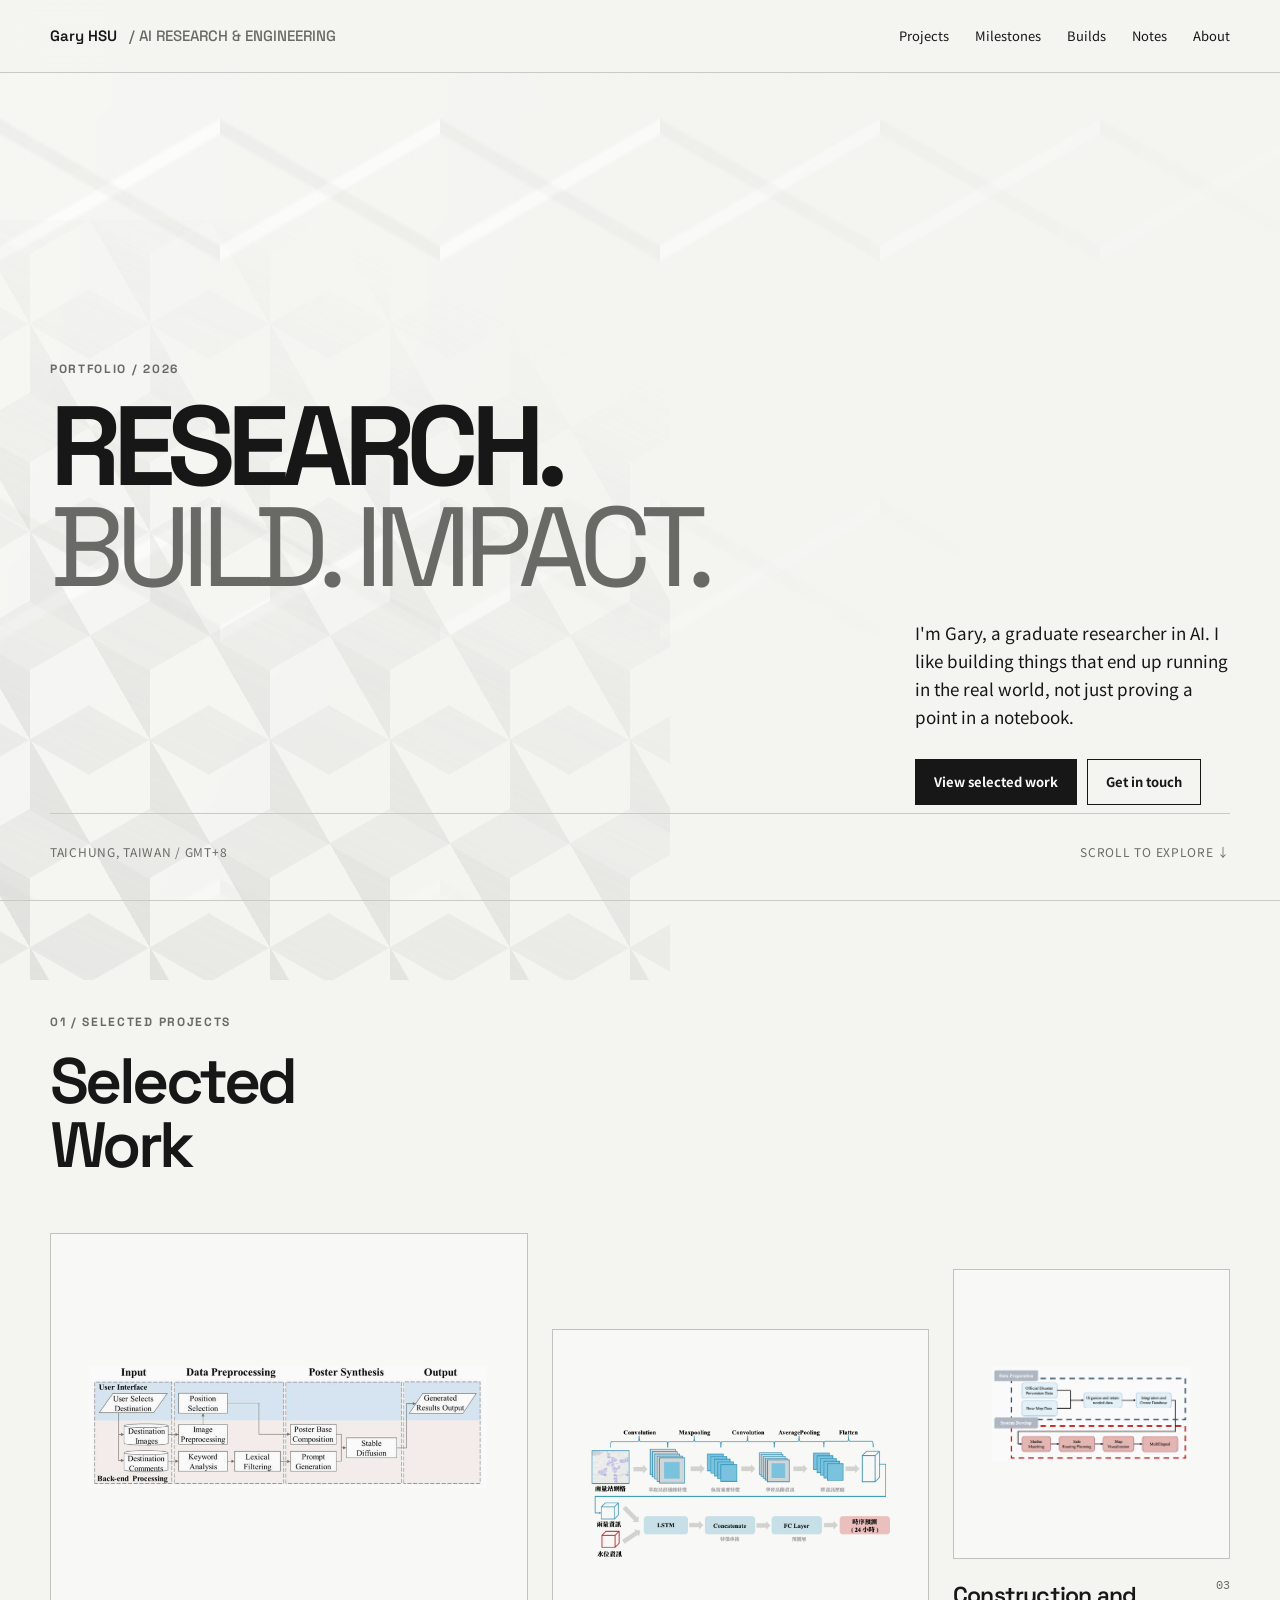
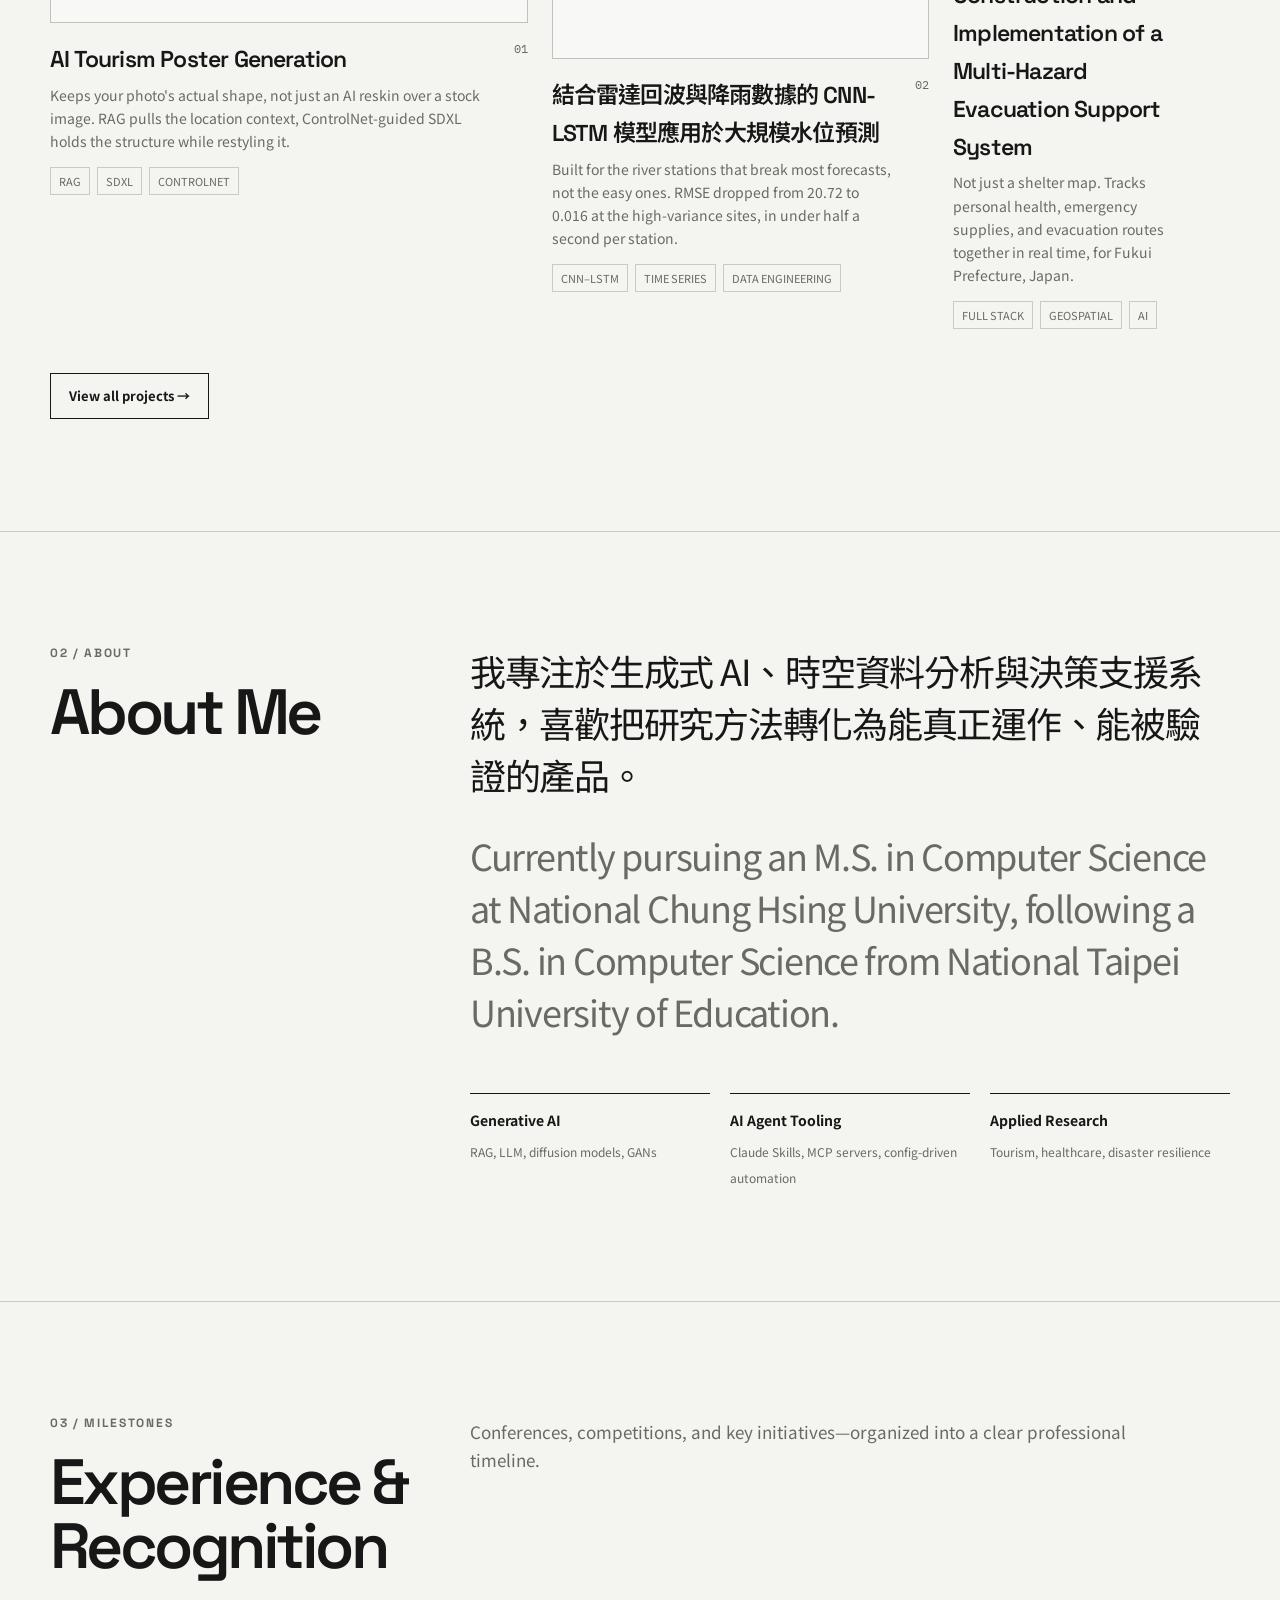
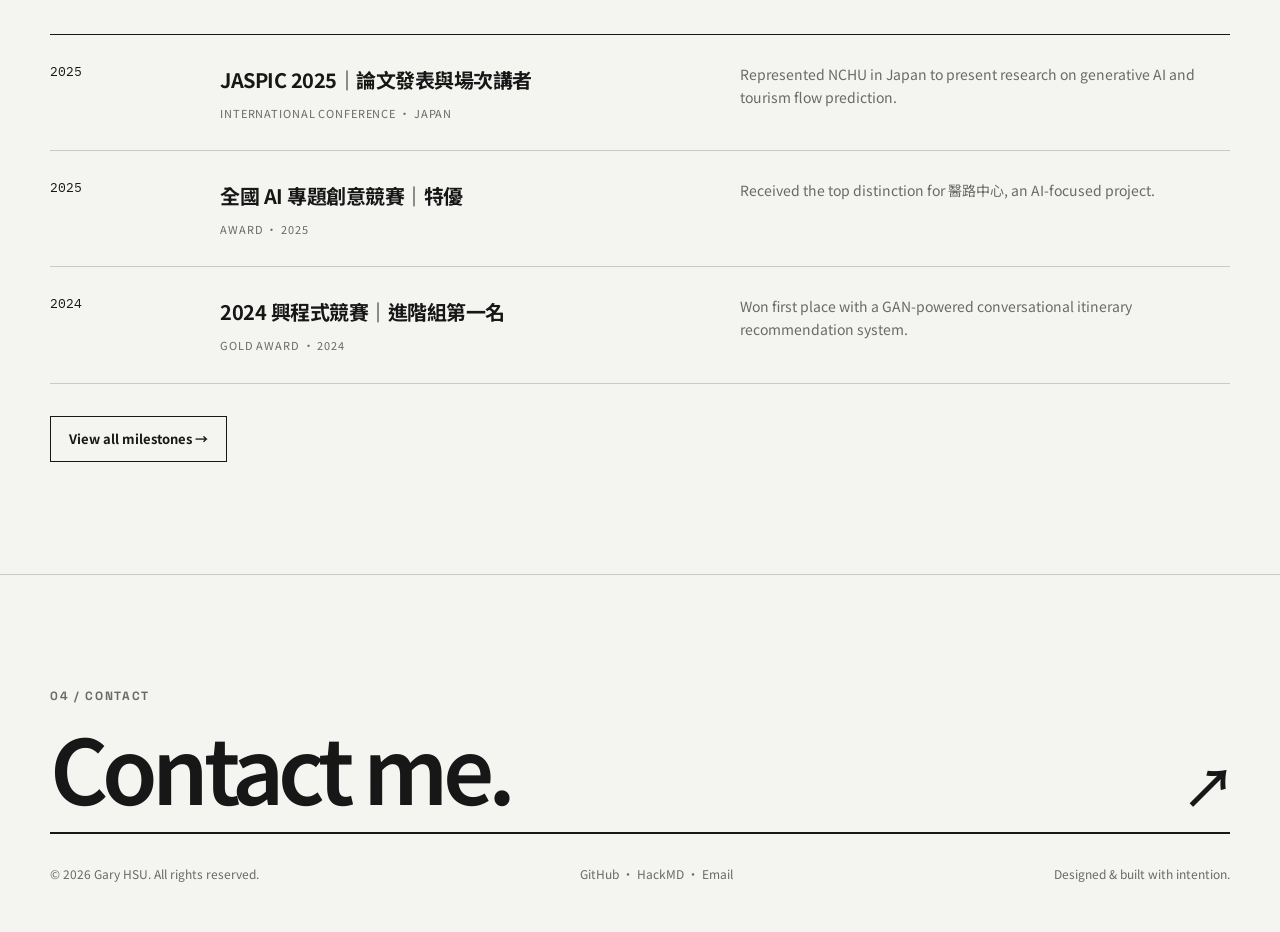
<file: index.html>
<!doctype html>
<html lang="en">
<head>
  <meta charset="UTF-8">
  <meta name="viewport" content="width=device-width, initial-scale=1.0">
  <meta name="description" content="Gary HSU — AI research, full-stack systems, and selected work.">
  <title>Gary HSU — AI Research &amp; Engineering</title>
  <link rel="preconnect" href="https://fonts.googleapis.com">
  <link rel="preconnect" href="https://fonts.gstatic.com" crossorigin>
  <link href="https://fonts.googleapis.com/css2?family=IBM+Plex+Mono:wght@400;500&amp;family=Noto+Sans+TC:wght@400;500;600&amp;family=Space+Grotesk:wght@400;500;600&amp;display=swap" rel="stylesheet">
  <style>
    :root {
      --paper: #f4f4f1;
      --ink: #171717;
      --muted: #696966;
      --line: #cacac4;
      --panel: #e9e9e5;
      --white: #fafaf8;
      --max: 1180px;
    }

    * { box-sizing: border-box; }
    html { scroll-behavior: smooth; }
    body {
      margin: 0;
      background: var(--paper);
      color: var(--ink);
      font-family: Inter, "Noto Sans TC", "PingFang TC", "Microsoft JhengHei", sans-serif;
      font-size: 16px;
      line-height: 1.65;
    }
    body::before {
      content: "";
      position: fixed;
      inset: 0;
      z-index: -2;
      pointer-events: none;
      background:
        linear-gradient(30deg, transparent 48%, rgba(30,30,30,.035) 49%, rgba(30,30,30,.035) 51%, transparent 52%) 0 0 / 220px 380px,
        linear-gradient(150deg, transparent 48%, rgba(255,255,255,.7) 49%, rgba(255,255,255,.7) 51%, transparent 52%) 0 0 / 220px 380px,
        linear-gradient(90deg, rgba(255,255,255,.2), transparent 70%);
      mask-image: linear-gradient(135deg, #000 0%, rgba(0,0,0,.8) 35%, transparent 72%);
    }
    body::after {
      content: "";
      position: fixed;
      z-index: -1;
      left: -90px;
      bottom: -80px;
      width: min(62vw, 760px);
      aspect-ratio: 1;
      pointer-events: none;
      opacity: .45;
      background:
        linear-gradient(30deg, #d8d8d4 12%, transparent 12.5%, transparent 87%, #d8d8d4 87.5%, #d8d8d4),
        linear-gradient(150deg, #d8d8d4 12%, transparent 12.5%, transparent 87%, #d8d8d4 87.5%, #d8d8d4),
        linear-gradient(30deg, #d8d8d4 12%, transparent 12.5%, transparent 87%, #d8d8d4 87.5%, #d8d8d4),
        linear-gradient(150deg, #d8d8d4 12%, transparent 12.5%, transparent 87%, #d8d8d4 87.5%, #d8d8d4),
        linear-gradient(60deg, #c8c8c4 25%, transparent 25.5%, transparent 75%, #c8c8c4 75%, #c8c8c4);
      background-position: 0 0, 0 0, 60px 104px, 60px 104px, 0 0;
      background-size: 120px 208px;
      filter: blur(.2px);
      mask-image: linear-gradient(25deg, #000, rgba(0,0,0,.45) 55%, transparent 85%);
    }
    a { color: inherit; text-decoration: none; }
    button { font: inherit; }
    ::selection { color: var(--white); background: var(--ink); }

    .shell { width: min(calc(100% - 48px), var(--max)); margin-inline: auto; }
    .eyebrow {
      margin: 0 0 16px;
      color: var(--muted);
      font-size: 12px;
      font-weight: 700;
      letter-spacing: .14em;
      text-transform: uppercase;
      font-family: "Space Grotesk", "Noto Sans TC", sans-serif;
    }
    .en { color: var(--muted); }

    header {
      position: sticky;
      top: 0;
      z-index: 20;
      border-bottom: 1px solid var(--line);
      background: color-mix(in srgb, var(--paper) 90%, transparent);
      backdrop-filter: blur(14px);
    }
    nav {
      min-height: 72px;
      display: flex;
      align-items: center;
      justify-content: space-between;
      gap: 30px;
    }
    .brand { font-family: "Space Grotesk", "Noto Sans TC", sans-serif; font-size: 15px; font-weight: 600; }
    .brand span { margin-left: 8px; color: var(--muted); font-weight: 500; }
    .nav-links { display: flex; align-items: center; gap: 26px; font-size: 13px; }
    .nav-links a { position: relative; }
    .nav-links a::after {
      content: "";
      position: absolute;
      right: 0;
      bottom: -5px;
      left: 0;
      height: 1px;
      background: var(--ink);
      transform: scaleX(0);
      transform-origin: right;
      transition: transform .25s ease;
    }
    .nav-links a:hover::after { transform: scaleX(1); transform-origin: left; }
    .hero {
      min-height: calc(100vh - 73px);
      padding-block: 72px 38px;
      display: grid;
      grid-template-rows: 1fr auto;
    }
    .hero-main {
      display: grid;
      grid-template-columns: minmax(0, 1.65fr) minmax(260px, .65fr);
      align-items: center;
      gap: 64px;
    }
    h1 {
      max-width: 900px;
      margin: 0;
      font-size: clamp(56px, 8.8vw, 126px);
      font-weight: 650;
      letter-spacing: -.075em;
      line-height: .9;
      font-family: "Space Grotesk", sans-serif;
    }
    h1 span { display: block; color: var(--muted); font-weight: 420; }
    .hero-note { align-self: end; padding-bottom: 8px; }
    .hero-note p { margin: 0 0 28px; font-size: 17px; }
    .actions { display: flex; flex-wrap: wrap; gap: 10px; }
    .button {
      display: inline-flex;
      align-items: center;
      justify-content: center;
      min-height: 46px;
      padding: 0 18px;
      border: 1px solid var(--ink);
      font-size: 13px;
      font-weight: 700;
      transition: .2s ease;
    }
    .button.primary { color: var(--white); background: var(--ink); }
    .button:hover { color: var(--ink); background: var(--white); }
    .hero-foot {
      display: flex;
      justify-content: space-between;
      padding-top: 28px;
      border-top: 1px solid var(--line);
      color: var(--muted);
      font-size: 12px;
      letter-spacing: .06em;
      text-transform: uppercase;
    }

    section { padding-block: 112px; border-top: 1px solid var(--line); }
    .section-head {
      display: grid;
      grid-template-columns: 1fr 2fr;
      gap: 40px;
      margin-bottom: 56px;
    }
    h2 { margin: 0; font-family: "Space Grotesk", "Noto Sans TC", sans-serif; font-size: clamp(35px, 5vw, 64px); font-weight: 600; letter-spacing: -.055em; line-height: 1; }
    .section-lead { max-width: 680px; margin: 4px 0 0; color: var(--muted); font-size: 17px; }

    .projects { display: grid; grid-template-columns: repeat(12, minmax(0, 1fr)); gap: 52px 24px; }
    .project { grid-column: span 5; min-width: 0; }
    .project:nth-child(2) { grid-column: span 4; margin-top: 96px; }
    .project:nth-child(3) { grid-column: span 3; margin-top: 36px; }
    .visual {
      position: relative;
      min-height: 390px;
      overflow: hidden;
      border: 1px solid #c2c2bc;
      background: var(--panel);
    }
    .project:nth-child(2) .visual { min-height: 330px; }
    .project:nth-child(3) .visual { min-height: 290px; }
    .visual::before, .visual::after { content: ""; position: absolute; }
    .visual.project-image { display: grid; place-items: center; padding: clamp(18px, 3vw, 42px); background: #f8f8f6; }
    .visual.project-image::before, .visual.project-image::after { content: none; }
    .visual.project-image img { display: block; width: 100%; height: 100%; max-height: 340px; object-fit: contain; filter: saturate(.72) contrast(.96); transition: transform .35s ease; }
    .project:hover .visual.project-image img { transform: scale(1.018); }
    .system-map::before {
      width: 62%; height: 62%; left: 19%; top: 19%;
      border: 1px solid #92928d; border-radius: 50%;
      box-shadow: 0 0 0 36px var(--panel), 0 0 0 37px #b4b4af, 0 0 0 74px var(--panel), 0 0 0 75px #c7c7c2;
    }
    .system-map::after { width: 9px; height: 9px; left: 49%; top: 49%; border-radius: 50%; background: var(--ink); }
    .data-grid { background-image: linear-gradient(#d0d0cb 1px, transparent 1px), linear-gradient(90deg, #d0d0cb 1px, transparent 1px); background-size: 32px 32px; }
    .data-grid::before { inset: 18% 13%; border: 1px solid var(--ink); background: rgba(244,244,241,.8); }
    .data-grid::after { left: 24%; right: 24%; top: 42%; height: 22%; border-top: 3px solid var(--ink); border-bottom: 1px solid var(--ink); transform: skewY(-8deg); }
    .terminal::before { inset: 12%; border: 1px solid #8c8c88; background: #222; box-shadow: 18px 18px 0 #bcbcb7; }
    .terminal::after { content: "> deploy --production\A ✓ build complete\A ✓ system healthy"; white-space: pre; left: 19%; top: 27%; color: #deded8; font: 14px/2 monospace; }
    .project-meta { display: flex; justify-content: space-between; gap: 20px; margin-top: 18px; }
    .project h3 { margin: 0 0 5px; font-family: "Space Grotesk", "Noto Sans TC", sans-serif; font-size: 23px; font-weight: 600; letter-spacing: -.035em; }
    .project p { max-width: 590px; margin: 0; color: var(--muted); font-size: 14px; }
    .number { color: var(--muted); font: 12px "IBM Plex Mono", monospace; }
    .tags { display: flex; flex-wrap: wrap; gap: 7px; margin-top: 14px; }
    .tag { padding: 4px 8px; border: 1px solid var(--line); color: var(--muted); font-size: 11px; }

    .about-grid { display: grid; grid-template-columns: 1fr 2fr; gap: 40px; }
    .about-copy { max-width: 760px; font-size: clamp(22px, 3vw, 36px); letter-spacing: -.035em; line-height: 1.45; }
    .about-copy p { margin: 0 0 28px; }
    .facts { display: grid; grid-template-columns: repeat(3, 1fr); gap: 20px; margin-top: 56px; }
    .fact { padding-top: 15px; border-top: 1px solid var(--ink); }
    .fact strong { display: block; margin-bottom: 4px; font-size: 14px; }
    .fact span { color: var(--muted); font-size: 12px; }

    .timeline { border-top: 1px solid var(--ink); }
    .event {
      display: grid;
      grid-template-columns: 140px 1fr 1fr;
      gap: 30px;
      padding-block: 28px;
      border-bottom: 1px solid var(--line);
    }
    .event time { font: 13px "IBM Plex Mono", monospace; }
    .event h3 { margin: 0; font-size: 20px; letter-spacing: -.025em; }
    .event p { margin: 0; color: var(--muted); font-size: 14px; }
    .event .type { display: block; margin-top: 8px; color: var(--muted); font-size: 11px; letter-spacing: .08em; text-transform: uppercase; }

    .contact { padding-bottom: 48px; }
    .contact-link {
      display: flex;
      align-items: end;
      justify-content: space-between;
      padding-bottom: 20px;
      border-bottom: 2px solid var(--ink);
      font-size: clamp(34px, 7vw, 92px);
      font-weight: 600;
      letter-spacing: -.065em;
      line-height: 1;
    }
    .contact-link span:last-child { font-size: .6em; transition: transform .2s ease; }
    .contact-link:hover span:last-child { transform: translate(8px, -4px); }
    footer { display: flex; justify-content: space-between; gap: 20px; padding-top: 30px; color: var(--muted); font-size: 12px; }

    @media (max-width: 800px) {
      .shell { width: min(calc(100% - 32px), var(--max)); }
      nav { min-height: 62px; }
      .brand span, .nav-links .optional { display: none; }
      .hero { min-height: calc(100svh - 63px); padding-block: 54px 24px; }
      .hero-main, .section-head, .about-grid { grid-template-columns: 1fr; }
      .hero-main { align-content: center; gap: 54px; }
      h1 { font-size: clamp(52px, 19vw, 82px); }
      .hero-note { max-width: 450px; }
      section { padding-block: 78px; }
      .section-head { gap: 22px; margin-bottom: 40px; }
      .projects { grid-template-columns: 1fr; gap: 46px; }
      .project, .project:nth-child(2), .project:nth-child(3) { grid-column: 1; margin-top: 0; }
      .visual, .project:nth-child(2) .visual, .project:nth-child(3) .visual { min-height: 280px; }
      .facts { grid-template-columns: 1fr; }
      .event { grid-template-columns: 80px 1fr; }
      .event p { grid-column: 2; }
      footer { flex-direction: column; }
    }

    @media (prefers-reduced-motion: reduce) { html { scroll-behavior: auto; } * { transition: none !important; } }
  </style>
</head>
<body>
  <header>
    <nav class="shell" aria-label="Main navigation">
      <a class="brand" href="#top">Gary HSU <span>/ AI RESEARCH &amp; ENGINEERING</span></a>
      <div class="nav-links">
        <a href="projects.html">Projects</a>
        <a href="milestones.html">Milestones</a>
        <a href="builds.html">Builds</a>
        <a href="notes.html">Notes</a>
        <a class="optional" href="#about">About</a>
      </div>
    </nav>
  </header>

  <main id="top">
    <div class="hero shell">
      <div class="hero-main">
        <div>
          <p class="eyebrow">Portfolio / 2026</p>
          <h1>RESEARCH.<span>BUILD. IMPACT.</span></h1>
        </div>
        <div class="hero-note">
          <p>I'm Gary, a graduate researcher in AI. I like building things that end up running in the real world, not just proving a point in a notebook.</p>
          <div class="actions">
            <a class="button primary" href="#work">View selected work</a>
            <a class="button" href="#contact">Get in touch</a>
          </div>
        </div>
      </div>
      <div class="hero-foot">
        <span>Taichung, Taiwan / GMT+8</span>
        <span>Scroll to explore ↓</span>
      </div>
    </div>

    <section id="work">
      <div class="shell">
        <div class="section-head">
          <div>
            <p class="eyebrow">01 / Selected projects</p>
            <h2>Selected Work</h2>
          </div>
        </div>

        <div class="projects">
          <article class="project">
            <div class="visual project-image"><img src="assets/projects/tourism-poster-pipeline.png" alt="Tourism poster generation system pipeline" loading="lazy"></div>
            <div class="project-meta">
              <div>
                <h3>AI Tourism Poster Generation</h3>
                <p>Keeps your photo's actual shape, not just an AI reskin over a stock image. RAG pulls the location context, ControlNet-guided SDXL holds the structure while restyling it.</p>
                <div class="tags"><span class="tag">RAG</span><span class="tag">SDXL</span><span class="tag">CONTROLNET</span></div>
              </div>
              <span class="number">01</span>
            </div>
          </article>

          <article class="project">
            <div class="visual project-image"><img src="assets/projects/water-level-cnn-lstm.png" alt="CNN-LSTM water-level forecasting architecture" loading="lazy"></div>
            <div class="project-meta">
              <div>
                <h3>結合雷達回波與降雨數據的 CNN-LSTM 模型應用於大規模水位預測</h3>
                <p>Built for the river stations that break most forecasts, not the easy ones. RMSE dropped from 20.72 to 0.016 at the high-variance sites, in under half a second per station.</p>
                <div class="tags"><span class="tag">CNN–LSTM</span><span class="tag">TIME SERIES</span><span class="tag">DATA ENGINEERING</span></div>
              </div>
              <span class="number">02</span>
            </div>
          </article>

          <article class="project">
            <div class="visual project-image"><img src="assets/projects/evacuation-support-system.png" alt="Multi-hazard evacuation support system workflow" loading="lazy"></div>
            <div class="project-meta">
              <div>
                <h3>Construction and Implementation of a Multi-Hazard Evacuation Support System</h3>
                <p>Not just a shelter map. Tracks personal health, emergency supplies, and evacuation routes together in real time, for Fukui Prefecture, Japan.</p>
                <div class="tags"><span class="tag">FULL STACK</span><span class="tag">GEOSPATIAL</span><span class="tag">AI</span></div>
              </div>
              <span class="number">03</span>
            </div>
          </article>
        </div>
        <div class="actions" style="margin-top: 44px">
          <a class="button" href="projects.html">View all projects →</a>
        </div>
      </div>
    </section>

    <section id="about">
      <div class="shell about-grid">
        <div>
          <p class="eyebrow">02 / About</p>
          <h2>About Me</h2>
        </div>
        <div>
          <div class="about-copy">
            <p>我專注於生成式 AI、時空資料分析與決策支援系統，喜歡把研究方法轉化為能真正運作、能被驗證的產品。</p>
            <p class="en">Currently pursuing an M.S. in Computer Science at National Chung Hsing University, following a B.S. in Computer Science from National Taipei University of Education.</p>
          </div>
          <div class="facts">
            <div class="fact"><strong>Generative AI</strong><span>RAG, LLM, diffusion models, GANs</span></div>
            <div class="fact"><strong>AI Agent Tooling</strong><span>Claude Skills, MCP servers, config-driven automation</span></div>
            <div class="fact"><strong>Applied Research</strong><span>Tourism, healthcare, disaster resilience</span></div>
          </div>
        </div>
      </div>
    </section>

    <section id="experience">
      <div class="shell">
        <div class="section-head">
          <div><p class="eyebrow">03 / Milestones</p><h2>Experience &amp; Recognition</h2></div>
          <p class="section-lead">Conferences, competitions, and key initiatives—organized into a clear professional timeline.</p>
        </div>
        <div class="timeline">
          <article class="event">
            <time>2025</time>
            <div><h3>JASPIC 2025｜論文發表與場次講者</h3><span class="type">International conference · Japan</span></div>
            <p>Represented NCHU in Japan to present research on generative AI and tourism flow prediction.</p>
          </article>
          <article class="event">
            <time>2025</time>
            <div><h3>全國 AI 專題創意競賽｜特優</h3><span class="type">Award · 2025</span></div>
            <p>Received the top distinction for 醫路中心, an AI-focused project.</p>
          </article>
          <article class="event">
            <time>2024</time>
            <div><h3>2024 興程式競賽｜進階組第一名</h3><span class="type">Gold award · 2024</span></div>
            <p>Won first place with a GAN-powered conversational itinerary recommendation system.</p>
          </article>
        </div>
        <div class="actions" style="margin-top: 32px">
          <a class="button" href="milestones.html">View all milestones →</a>
        </div>
      </div>
    </section>

    <section class="contact" id="contact">
      <div class="shell">
        <p class="eyebrow">04 / Contact</p>
        <a class="contact-link" href="mailto:a8619537@gmail.com"><span>Contact me.</span><span>↗</span></a>
        <footer>
          <span>© 2026 Gary HSU. All rights reserved.</span>
          <span><a href="https://github.com/gary2376">GitHub</a> · <a href="https://hackmd.io/@4NvnI3uPRPug4EIEKcCtfw">HackMD</a> · <a href="mailto:a8619537@gmail.com">Email</a></span>
          <span>Designed &amp; built with intention.</span>
        </footer>
      </div>
    </section>
  </main>

</body>
</html>
</file>
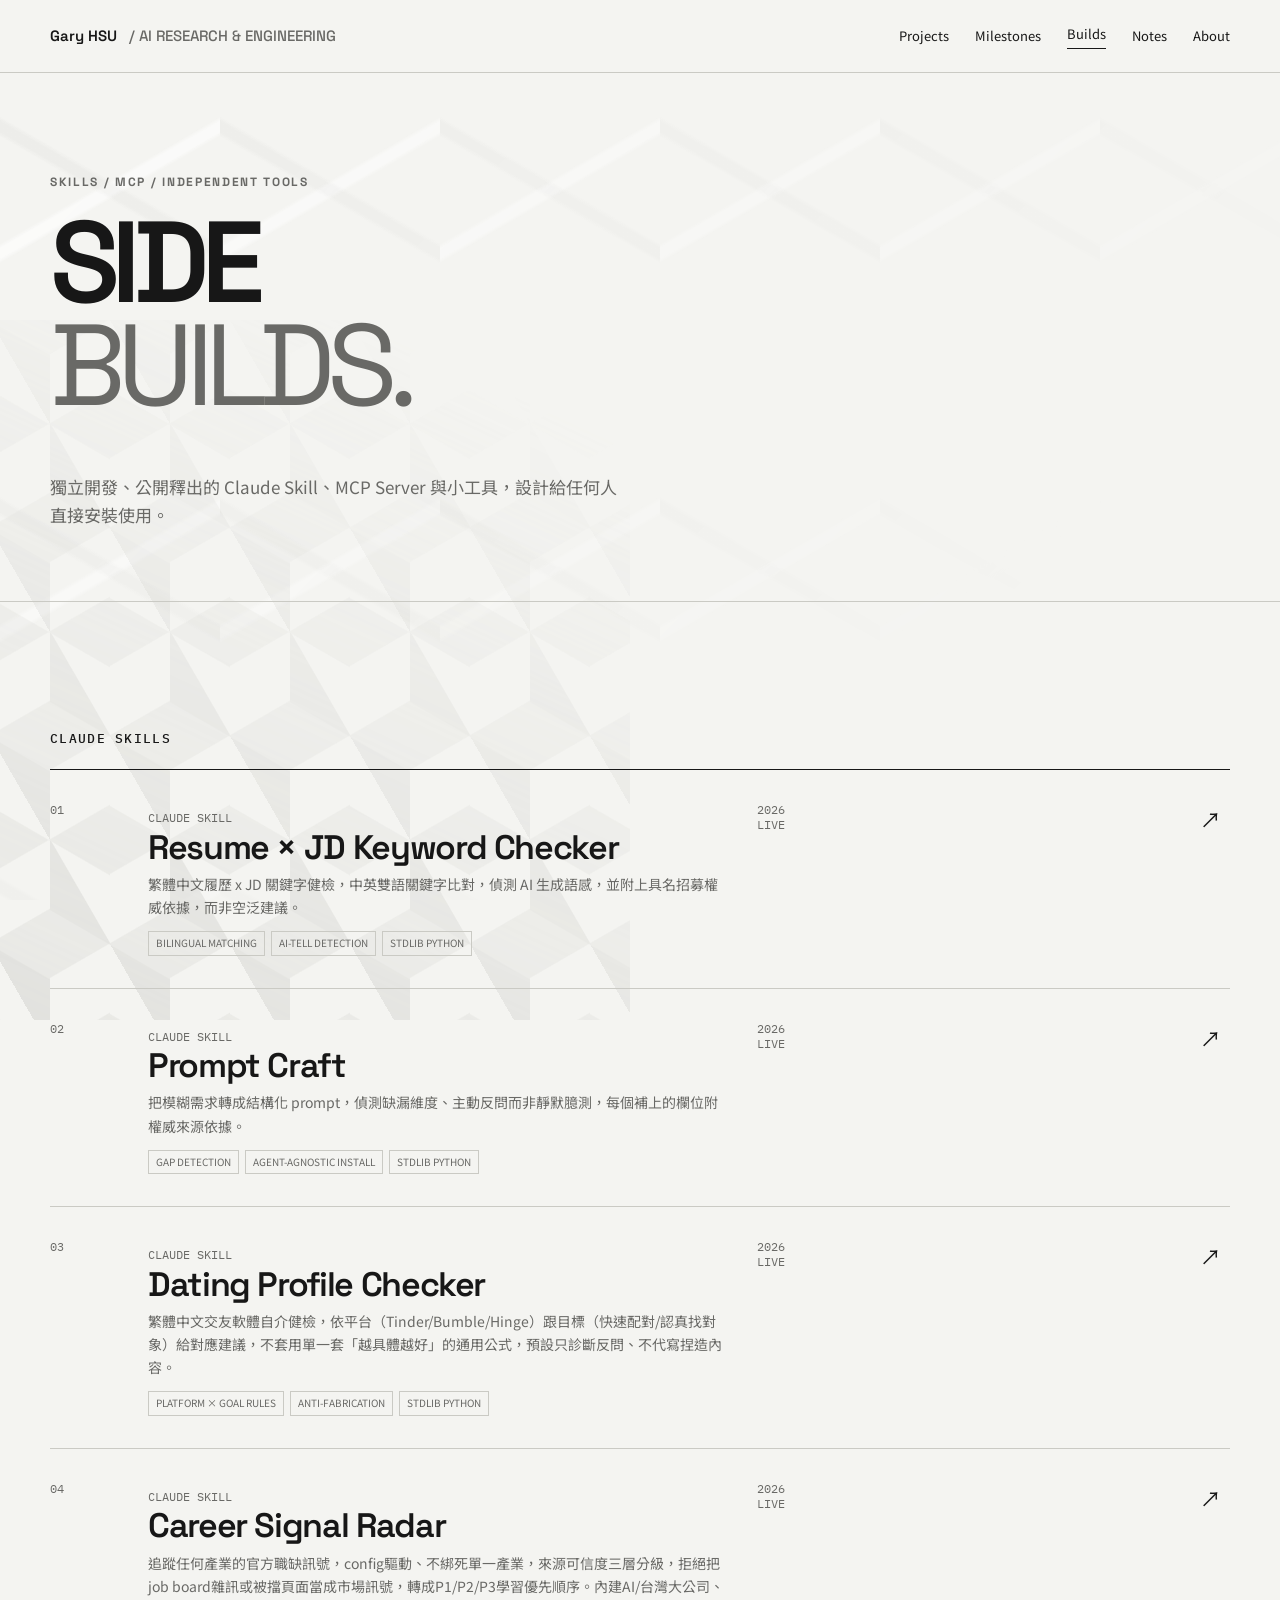
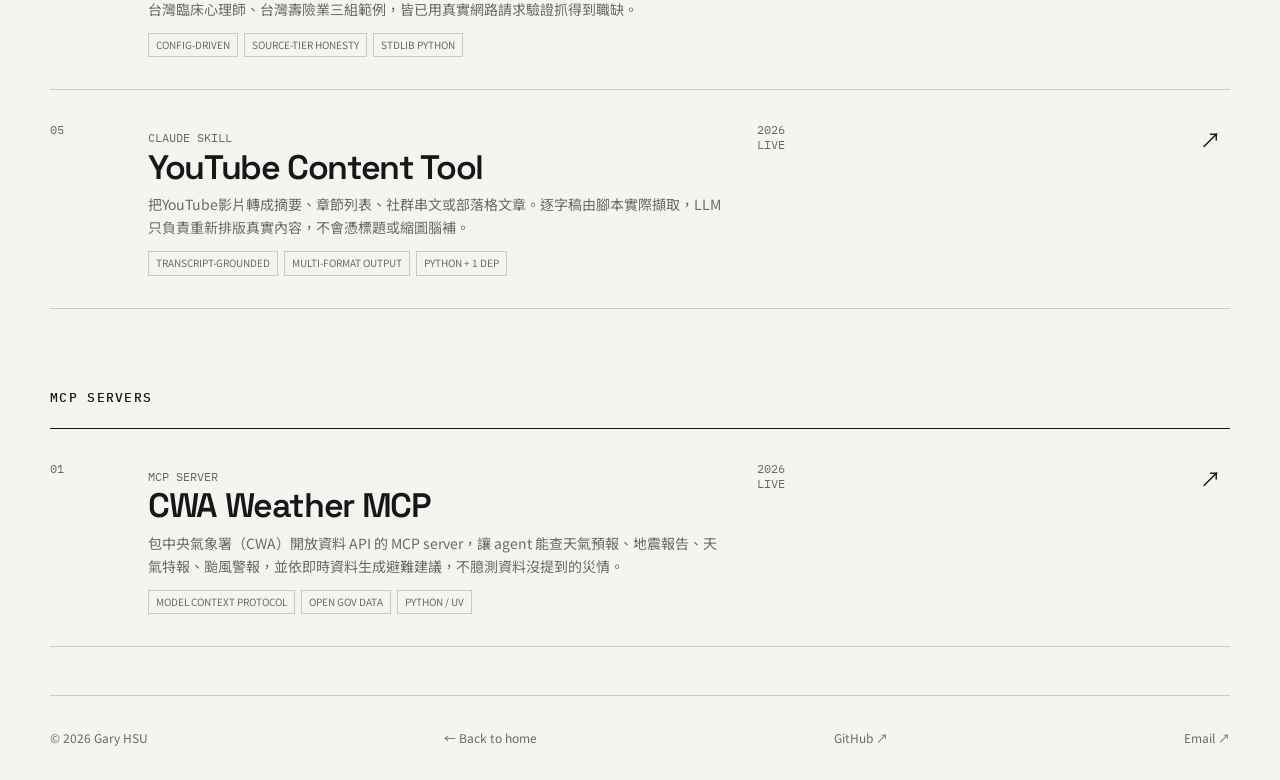
<file: builds.html>
<!doctype html>
<html lang="en">
<head>
  <meta charset="UTF-8"><meta name="viewport" content="width=device-width,initial-scale=1">
  <meta name="description" content="Independently released Claude Skills, MCP servers, and tools by Gary HSU">
  <title>Builds — Gary HSU</title>
  <link rel="preconnect" href="https://fonts.googleapis.com"><link rel="preconnect" href="https://fonts.gstatic.com" crossorigin>
  <link href="https://fonts.googleapis.com/css2?family=IBM+Plex+Mono:wght@400;500&amp;family=Noto+Sans+TC:wght@400;500;600&amp;family=Space+Grotesk:wght@400;500;600&amp;display=swap" rel="stylesheet">
  <link rel="stylesheet" href="inner.css"><link rel="stylesheet" href="typography.css"><link rel="stylesheet" href="content.css">
</head>
<body>
  <header><nav class="shell"><a class="brand" href="index.html">Gary HSU <span>/ AI RESEARCH &amp; ENGINEERING</span></a><div class="links"><a href="projects.html">Projects</a><a href="milestones.html">Milestones</a><a href="builds.html" aria-current="page">Builds</a><a href="notes.html">Notes</a><a class="optional" href="index.html#about">About</a></div></nav></header>
  <div class="page-head"><div class="shell"><p class="eyebrow">Skills / MCP / Independent tools</p><h1>SIDE<span> BUILDS.</span></h1><div class="intro"><p>獨立開發、公開釋出的 Claude Skill、MCP Server 與小工具，設計給任何人直接安裝使用。</p><div></div></div></div></div>
  <main><section><div class="shell">
    <p class="section-label">CLAUDE SKILLS</p>
    <div class="list">
      <a class="row" href="https://github.com/gary2376/claude-skills/tree/master/resume-jd-checker" target="_blank" rel="noopener noreferrer">
        <span class="num">01</span>
        <div>
          <span class="type">CLAUDE SKILL</span>
          <h2>Resume × JD Keyword Checker</h2>
          <p>繁體中文履歷 x JD 關鍵字健檢，中英雙語關鍵字比對，偵測 AI 生成語感，並附上具名招募權威依據，而非空泛建議。</p>
          <div class="tags"><span class="tag">BILINGUAL MATCHING</span><span class="tag">AI-TELL DETECTION</span><span class="tag">STDLIB PYTHON</span></div>
        </div>
        <span class="meta">2026<br>LIVE</span>
        <span class="arrow">↗</span>
      </a>
      <a class="row" href="https://github.com/gary2376/claude-skills/tree/master/prompt-craft" target="_blank" rel="noopener noreferrer">
        <span class="num">02</span>
        <div>
          <span class="type">CLAUDE SKILL</span>
          <h2>Prompt Craft</h2>
          <p>把模糊需求轉成結構化 prompt，偵測缺漏維度、主動反問而非靜默臆測，每個補上的欄位附權威來源依據。</p>
          <div class="tags"><span class="tag">GAP DETECTION</span><span class="tag">AGENT-AGNOSTIC INSTALL</span><span class="tag">STDLIB PYTHON</span></div>
        </div>
        <span class="meta">2026<br>LIVE</span>
        <span class="arrow">↗</span>
      </a>
      <a class="row" href="https://github.com/gary2376/claude-skills/tree/master/dating-profile-checker" target="_blank" rel="noopener noreferrer">
        <span class="num">03</span>
        <div>
          <span class="type">CLAUDE SKILL</span>
          <h2>Dating Profile Checker</h2>
          <p>繁體中文交友軟體自介健檢，依平台（Tinder/Bumble/Hinge）跟目標（快速配對/認真找對象）給對應建議，不套用單一套「越具體越好」的通用公式，預設只診斷反問、不代寫捏造內容。</p>
          <div class="tags"><span class="tag">PLATFORM × GOAL RULES</span><span class="tag">ANTI-FABRICATION</span><span class="tag">STDLIB PYTHON</span></div>
        </div>
        <span class="meta">2026<br>LIVE</span>
        <span class="arrow">↗</span>
      </a>
      <a class="row" href="https://github.com/gary2376/claude-skills/tree/master/bigtech-career-radar" target="_blank" rel="noopener noreferrer">
        <span class="num">04</span>
        <div>
          <span class="type">CLAUDE SKILL</span>
          <h2>Career Signal Radar</h2>
          <p>追蹤任何產業的官方職缺訊號，config驅動、不綁死單一產業，來源可信度三層分級，拒絕把job board雜訊或被擋頁面當成市場訊號，轉成P1/P2/P3學習優先順序。內建AI/台灣大公司、台灣臨床心理師、台灣壽險業三組範例，皆已用真實網路請求驗證抓得到職缺。</p>
          <div class="tags"><span class="tag">CONFIG-DRIVEN</span><span class="tag">SOURCE-TIER HONESTY</span><span class="tag">STDLIB PYTHON</span></div>
        </div>
        <span class="meta">2026<br>LIVE</span>
        <span class="arrow">↗</span>
      </a>
      <a class="row" href="https://github.com/gary2376/claude-skills/tree/master/youtube-content" target="_blank" rel="noopener noreferrer">
        <span class="num">05</span>
        <div>
          <span class="type">CLAUDE SKILL</span>
          <h2>YouTube Content Tool</h2>
          <p>把YouTube影片轉成摘要、章節列表、社群串文或部落格文章。逐字稿由腳本實際擷取，LLM只負責重新排版真實內容，不會憑標題或縮圖腦補。</p>
          <div class="tags"><span class="tag">TRANSCRIPT-GROUNDED</span><span class="tag">MULTI-FORMAT OUTPUT</span><span class="tag">PYTHON + 1 DEP</span></div>
        </div>
        <span class="meta">2026<br>LIVE</span>
        <span class="arrow">↗</span>
      </a>
    </div>
    <p class="section-label">MCP SERVERS</p>
    <div class="list">
      <a class="row" href="https://github.com/gary2376/cwa-mcp-server" target="_blank" rel="noopener noreferrer">
        <span class="num">01</span>
        <div>
          <span class="type">MCP SERVER</span>
          <h2>CWA Weather MCP</h2>
          <p>包中央氣象署（CWA）開放資料 API 的 MCP server，讓 agent 能查天氣預報、地震報告、天氣特報、颱風警報，並依即時資料生成避難建議，不臆測資料沒提到的災情。</p>
          <div class="tags"><span class="tag">MODEL CONTEXT PROTOCOL</span><span class="tag">OPEN GOV DATA</span><span class="tag">PYTHON / UV</span></div>
        </div>
        <span class="meta">2026<br>LIVE</span>
        <span class="arrow">↗</span>
      </a>
    </div>
  </div></section></main>
  <footer class="shell"><span>© 2026 Gary HSU</span><a href="index.html">← Back to home</a><a href="https://github.com/gary2376/claude-skills">GitHub ↗</a><a href="mailto:a8619537@gmail.com">Email ↗</a></footer>
</body></html>
</file>
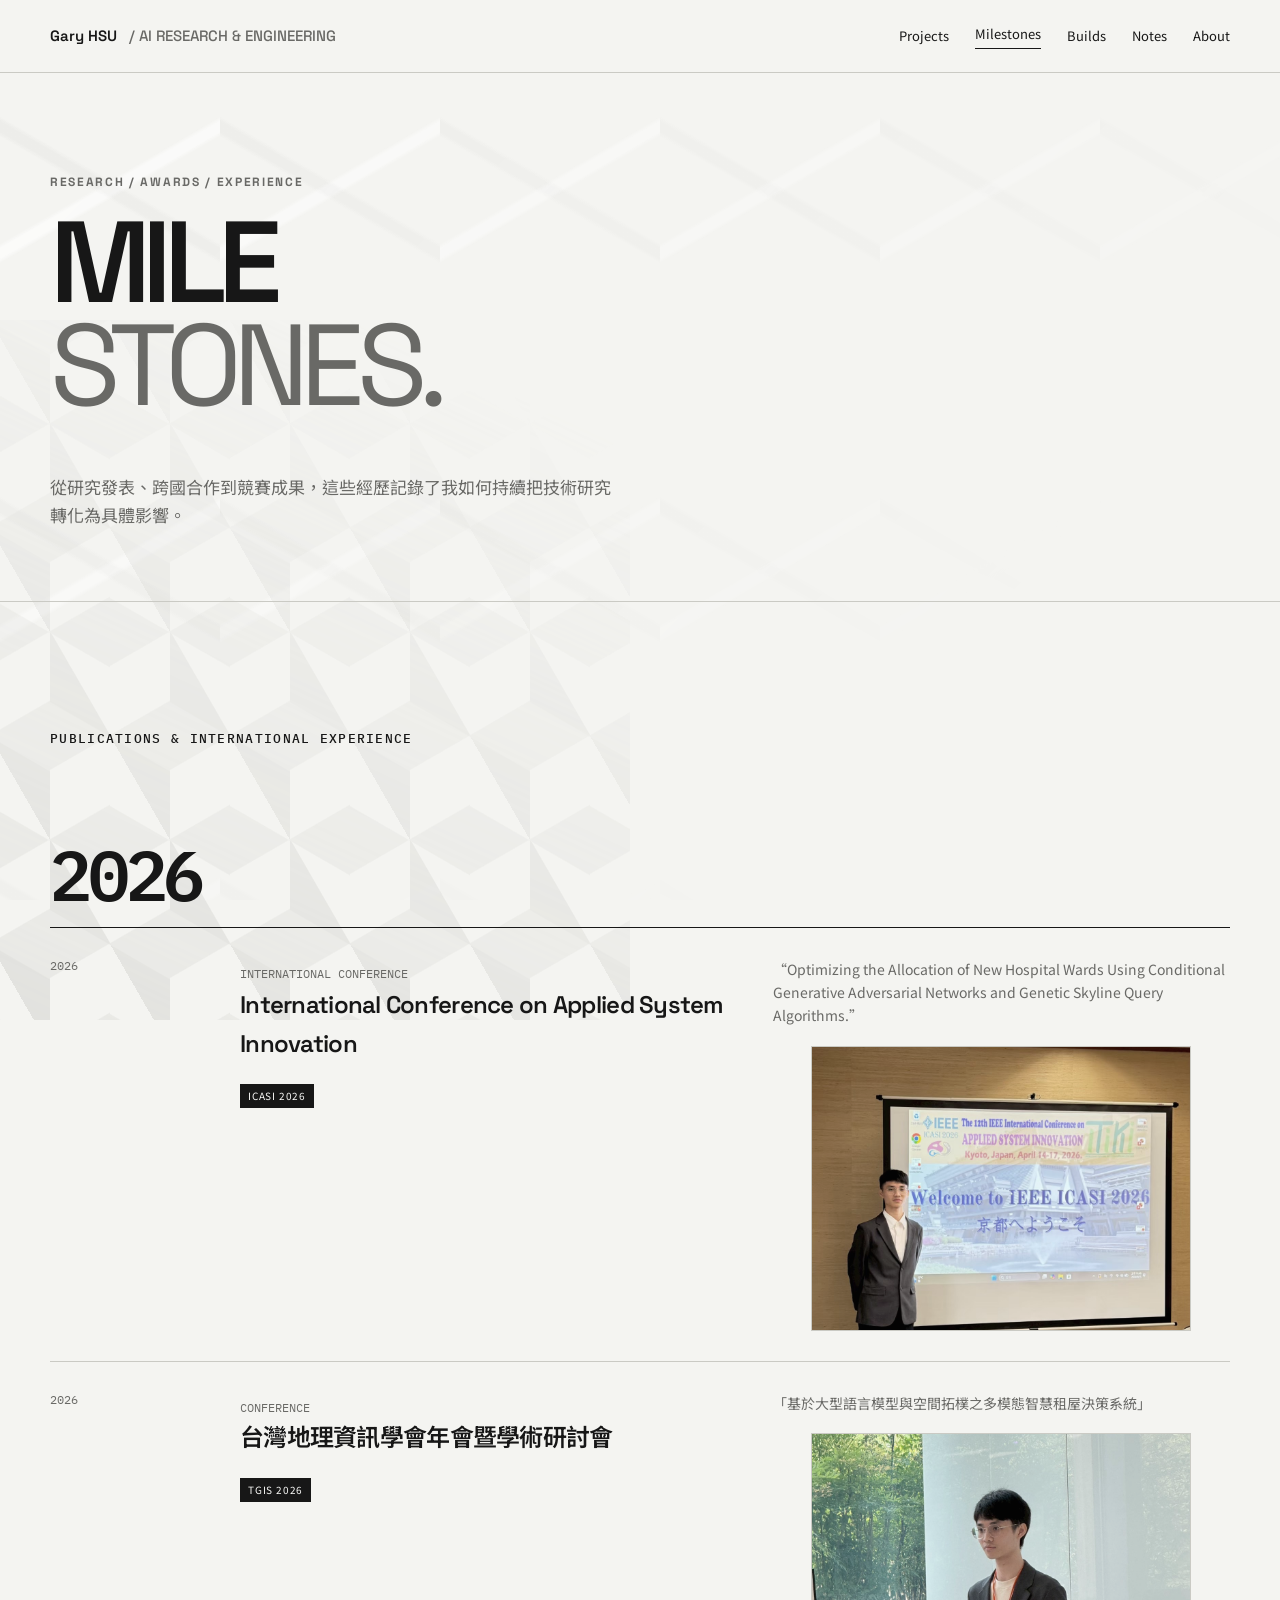
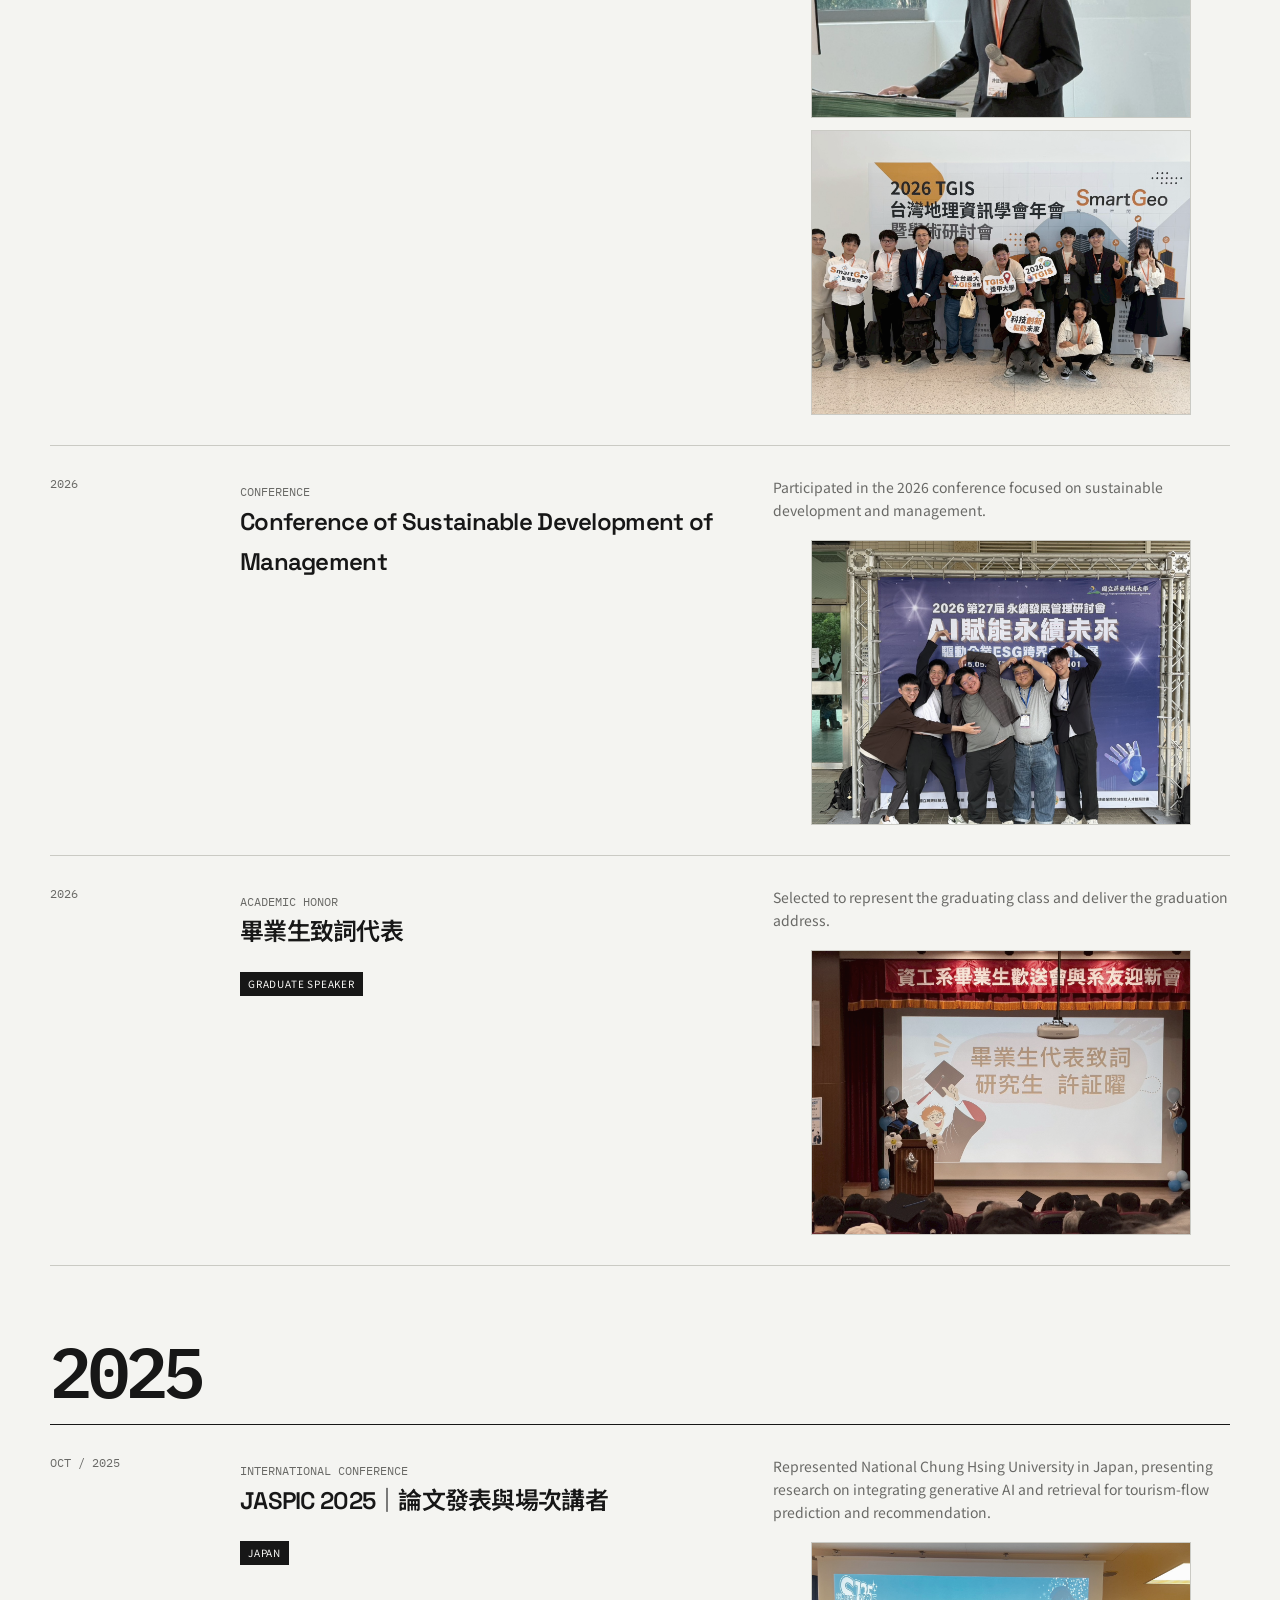
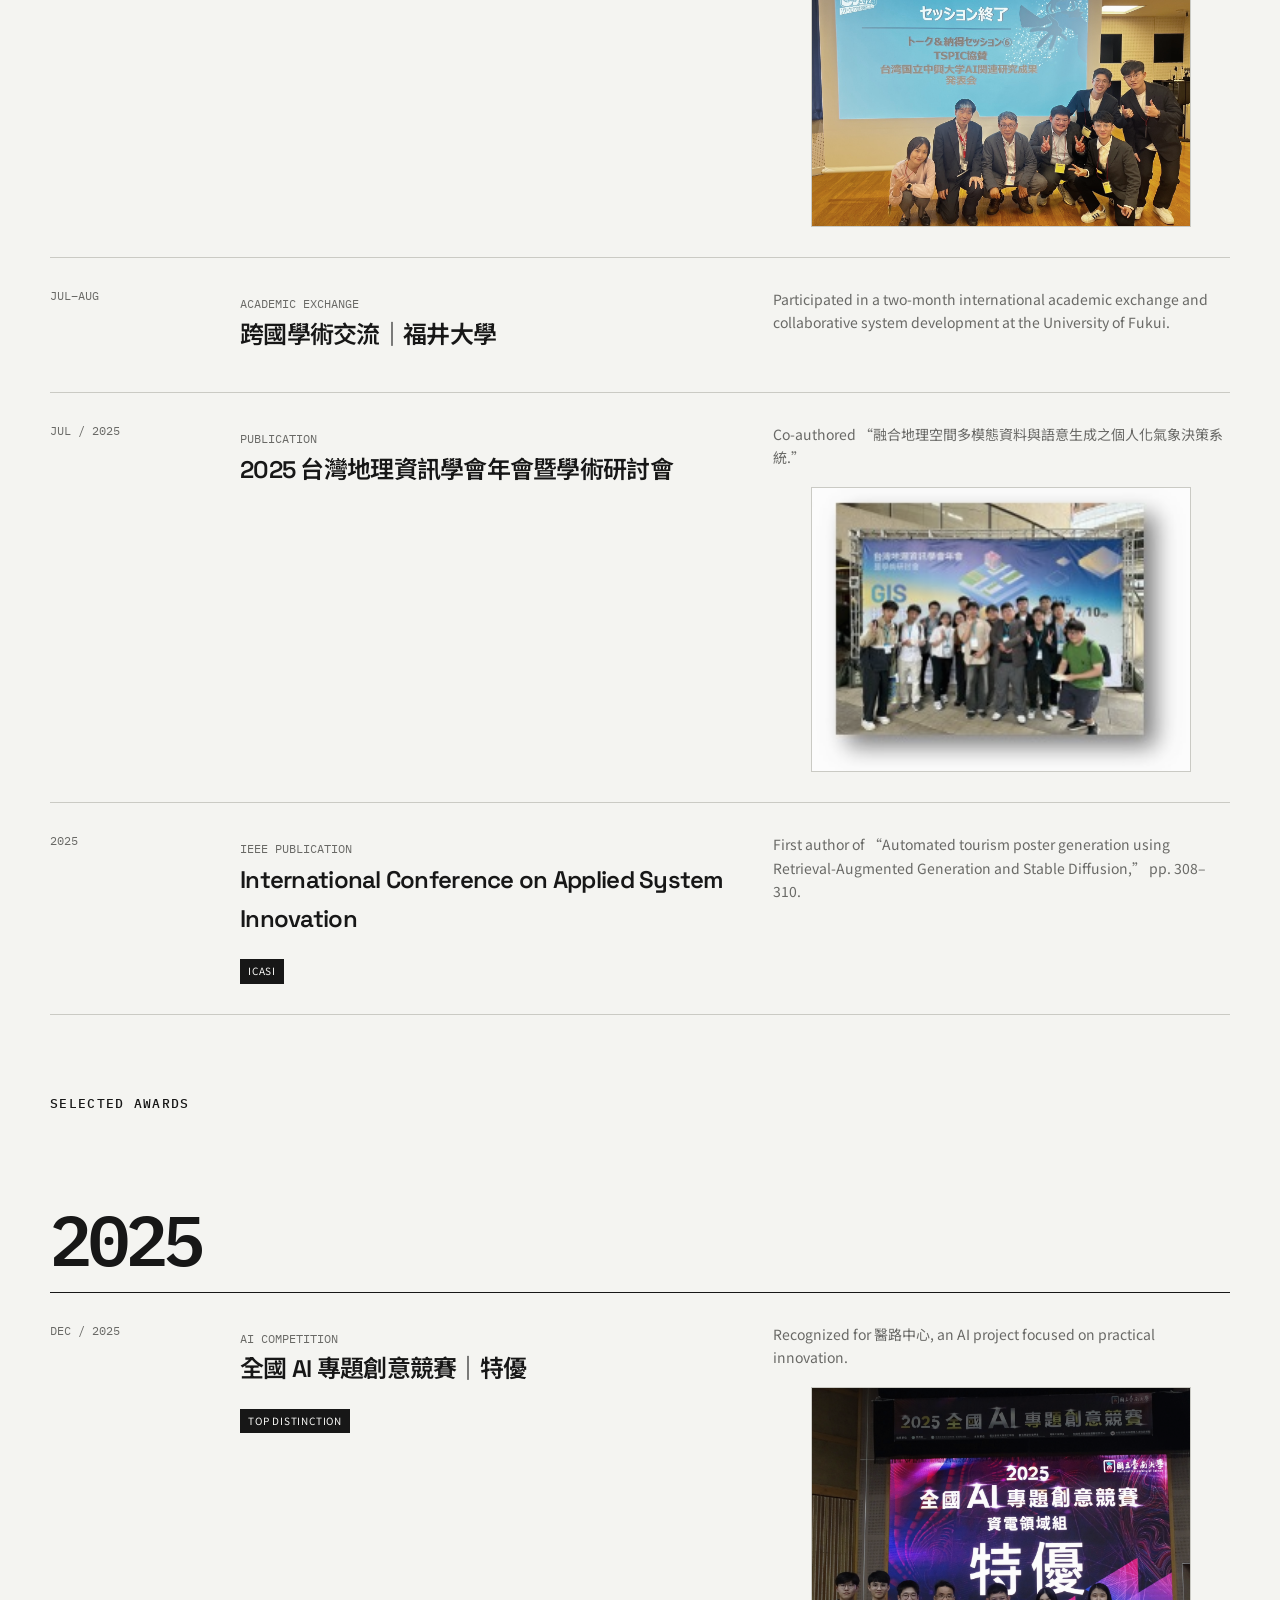
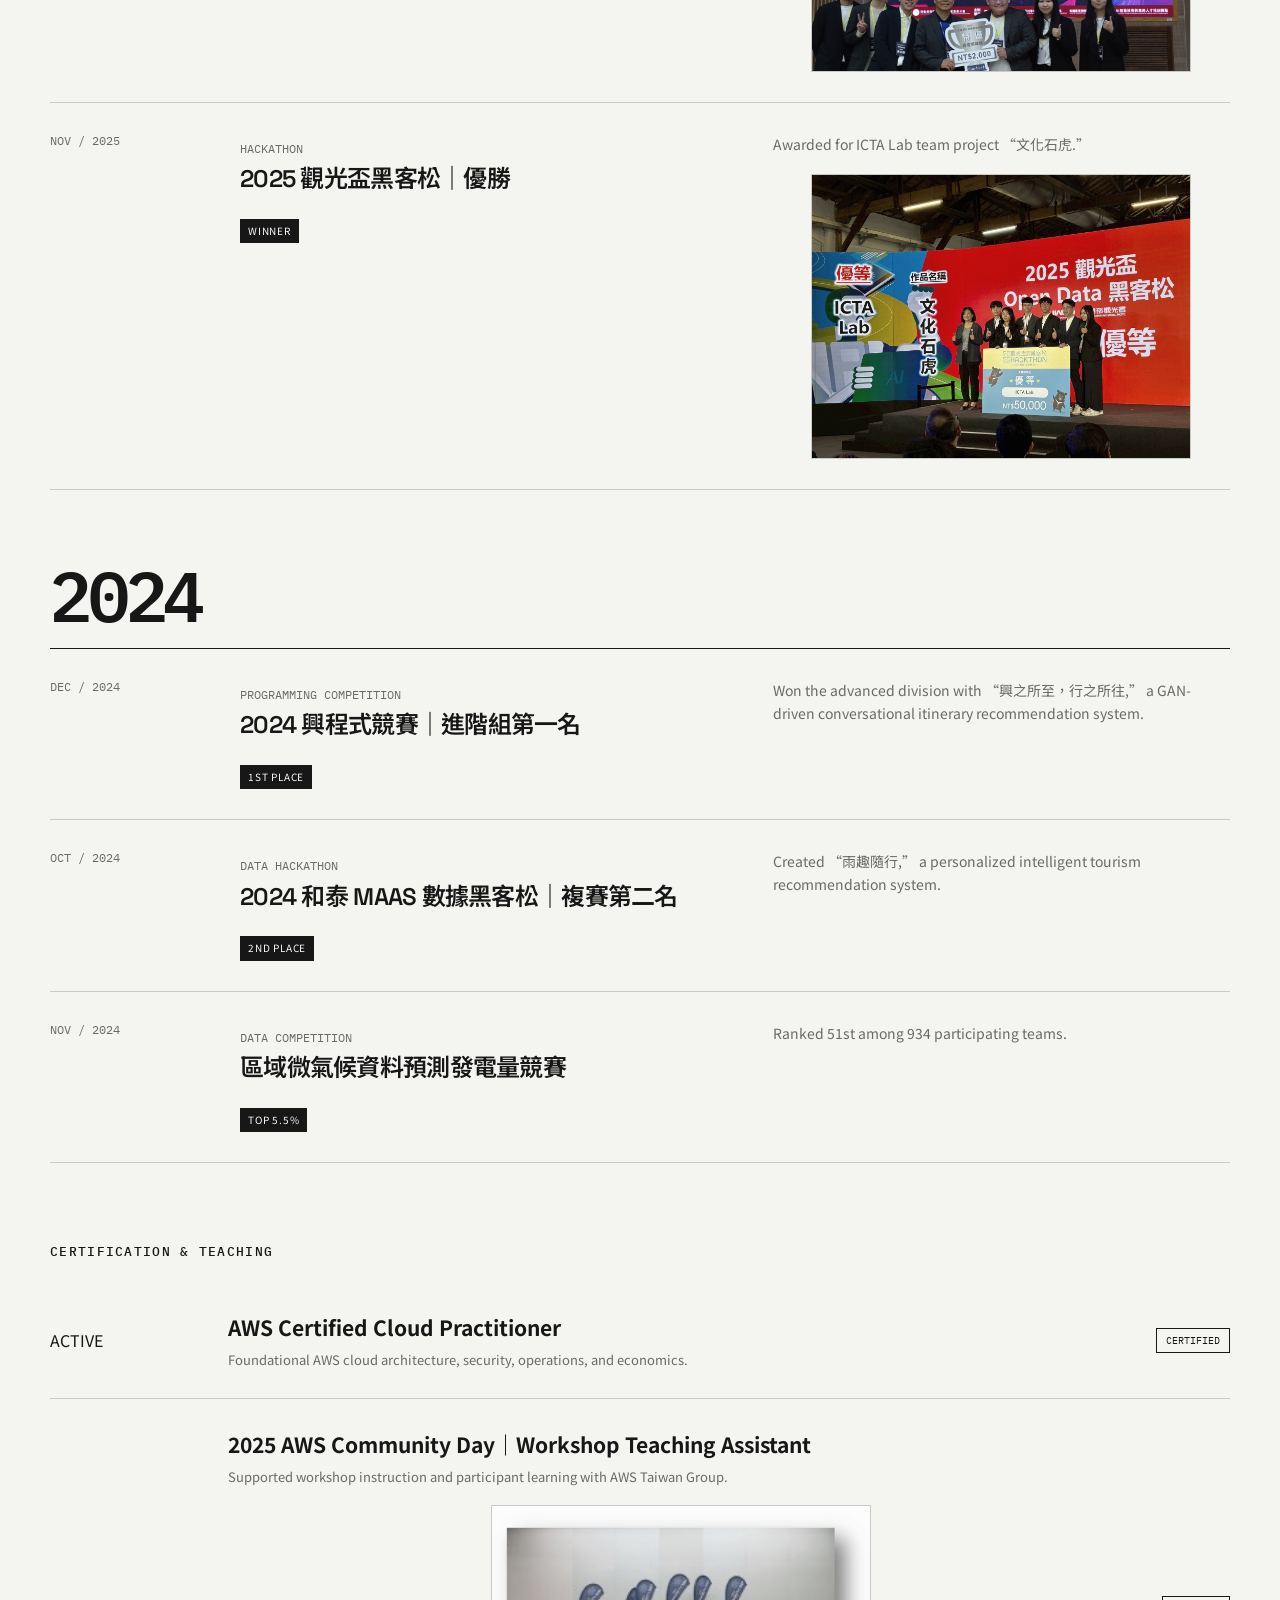
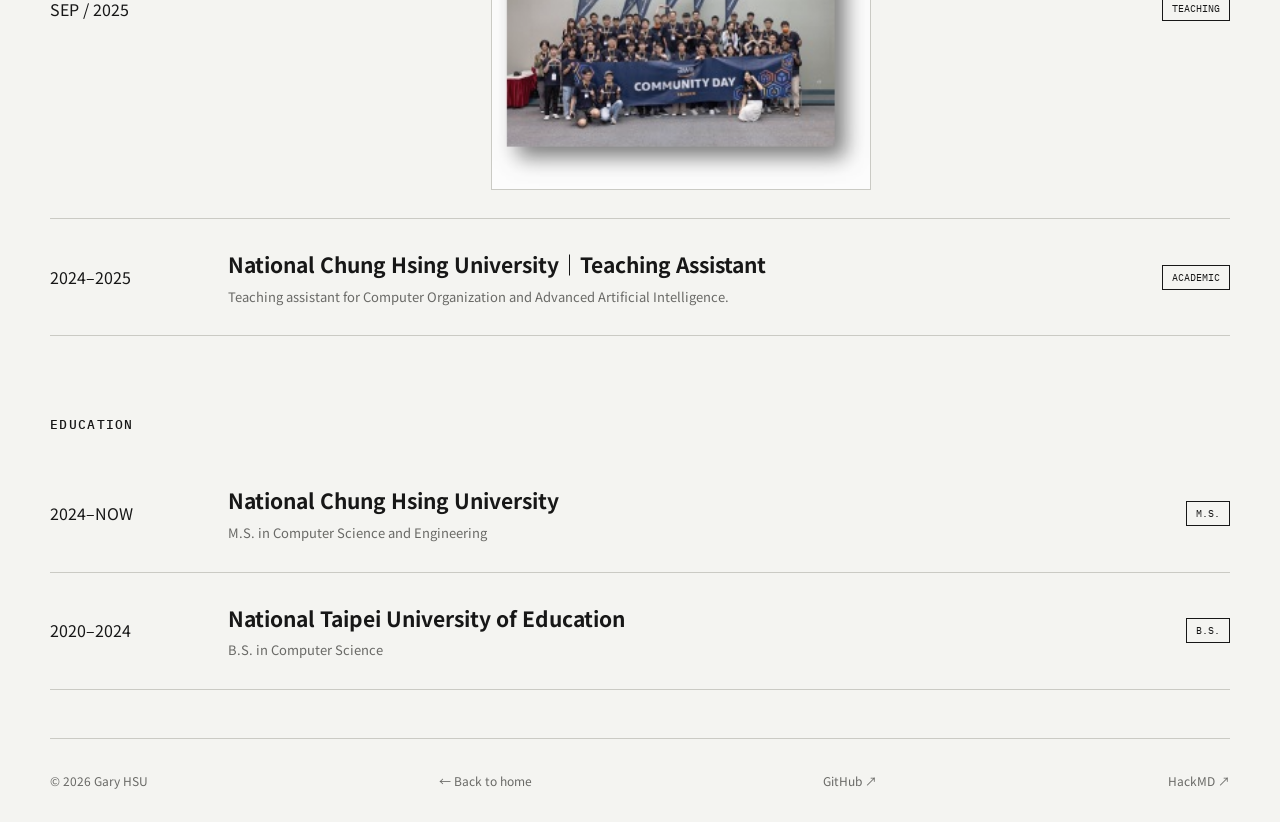
<file: milestones.html>
<!doctype html>
<html lang="en">
<head>
  <meta charset="UTF-8"><meta name="viewport" content="width=device-width,initial-scale=1">
  <meta name="description" content="Publications, awards, certifications, and professional milestones of Gary HSU">
  <title>Milestones — Gary HSU</title>
  <link rel="preconnect" href="https://fonts.googleapis.com"><link rel="preconnect" href="https://fonts.gstatic.com" crossorigin>
  <link href="https://fonts.googleapis.com/css2?family=IBM+Plex+Mono:wght@400;500&amp;family=Noto+Sans+TC:wght@400;500;600&amp;family=Space+Grotesk:wght@400;500;600&amp;display=swap" rel="stylesheet">
  <link rel="stylesheet" href="inner.css"><link rel="stylesheet" href="typography.css"><link rel="stylesheet" href="content.css">
</head>
<body>
  <header><nav class="shell"><a class="brand" href="index.html">Gary HSU <span>/ AI RESEARCH &amp; ENGINEERING</span></a><div class="links"><a href="projects.html">Projects</a><a href="milestones.html" aria-current="page">Milestones</a><a href="builds.html">Builds</a><a href="notes.html">Notes</a><a class="optional" href="index.html#about">About</a></div></nav></header>
  <div class="page-head"><div class="shell"><p class="eyebrow">Research / Awards / Experience</p><h1>MILE<span>STONES.</span></h1><div class="intro"><p>從研究發表、跨國合作到競賽成果，這些經歷記錄了我如何持續把技術研究轉化為具體影響。</p><div></div></div></div></div>
  <main><section><div class="shell">
    <p class="section-label">PUBLICATIONS &amp; INTERNATIONAL EXPERIENCE</p>
    <div class="year">2026</div>
    <article class="milestone"><time>2026</time><div><span class="type">INTERNATIONAL CONFERENCE</span><h2>International Conference on Applied System Innovation</h2><span class="badge">ICASI 2026</span></div><div class="milestone-note"><p>“Optimizing the Allocation of New Hospital Wards Using Conditional Generative Adversarial Networks and Genetic Skyline Query Algorithms.”</p><div class="thumb-row"><a class="milestone-thumb" href="assets/milestones/icasi-2026.jpg" target="_blank" rel="noopener"><img src="assets/milestones/icasi-2026.jpg" alt="ICASI 2026 conference presentation" loading="lazy"></a></div></div></article>
    <article class="milestone"><time>2026</time><div><span class="type">CONFERENCE</span><h2>台灣地理資訊學會年會暨學術研討會</h2><span class="badge">TGIS 2026</span></div><div class="milestone-note"><p>「基於大型語言模型與空間拓樸之多模態智慧租屋決策系統」</p><div class="thumb-row"><a class="milestone-thumb" href="assets/milestones/tgis-2026-presentation.jpg" target="_blank" rel="noopener"><img src="assets/milestones/tgis-2026-presentation.jpg" alt="TGIS 2026 presentation" loading="lazy"></a><a class="milestone-thumb" href="assets/milestones/tgis-2026-team.jpg" target="_blank" rel="noopener"><img src="assets/milestones/tgis-2026-team.jpg" alt="TGIS 2026 team photo" loading="lazy"></a></div></div></article>
    <article class="milestone"><time>2026</time><div><span class="type">CONFERENCE</span><h2>Conference of Sustainable Development of Management</h2></div><div class="milestone-note"><p>Participated in the 2026 conference focused on sustainable development and management.</p><div class="thumb-row"><a class="milestone-thumb" href="assets/milestones/sustainable-management-2026.jpg" target="_blank" rel="noopener"><img src="assets/milestones/sustainable-management-2026.jpg" alt="2026 Conference of Sustainable Development of Management" loading="lazy"></a></div></div></article>
    <article class="milestone"><time>2026</time><div><span class="type">ACADEMIC HONOR</span><h2>畢業生致詞代表</h2><span class="badge">GRADUATE SPEAKER</span></div><div class="milestone-note"><p>Selected to represent the graduating class and deliver the graduation address.</p><div class="thumb-row"><a class="milestone-thumb" href="assets/milestones/graduation-speaker-2026.jpg" target="_blank" rel="noopener"><img src="assets/milestones/graduation-speaker-2026.jpg" alt="Graduation representative address" loading="lazy"></a></div></div></article>
    <div class="year">2025</div>
    <article class="milestone"><time>OCT / 2025</time><div><span class="type">INTERNATIONAL CONFERENCE</span><h2>JASPIC 2025｜論文發表與場次講者</h2><span class="badge">JAPAN</span></div><div class="milestone-note"><p>Represented National Chung Hsing University in Japan, presenting research on integrating generative AI and retrieval for tourism-flow prediction and recommendation.</p><div class="thumb-row"><a class="milestone-thumb" href="assets/milestones/jaspic-2025.jpg" target="_blank" rel="noopener"><img src="assets/milestones/jaspic-2025.jpg" alt="JASPIC 2025 research presentation in Japan" loading="lazy"></a></div></div></article>
    <article class="milestone"><time>JUL–AUG</time><div><span class="type">ACADEMIC EXCHANGE</span><h2>跨國學術交流｜福井大學</h2></div><p>Participated in a two-month international academic exchange and collaborative system development at the University of Fukui.</p></article>
    <article class="milestone"><time>JUL / 2025</time><div><span class="type">PUBLICATION</span><h2>2025 台灣地理資訊學會年會暨學術研討會</h2></div><div class="milestone-note"><p>Co-authored “融合地理空間多模態資料與語意生成之個人化氣象決策系統.”</p><div class="thumb-row"><a class="milestone-thumb" href="assets/milestones/tgis-2025.jpg" target="_blank" rel="noopener"><img src="assets/milestones/tgis-2025.jpg" alt="2025 TGIS conference group photo" loading="lazy"></a></div></div></article>
    <article class="milestone"><time>2025</time><div><span class="type">IEEE PUBLICATION</span><h2>International Conference on Applied System Innovation</h2><span class="badge">ICASI</span></div><p>First author of “Automated tourism poster generation using Retrieval-Augmented Generation and Stable Diffusion,” pp. 308–310.</p></article>

    <p class="section-label">SELECTED AWARDS</p>
    <div class="year">2025</div>
    <article class="milestone"><time>DEC / 2025</time><div><span class="type">AI COMPETITION</span><h2>全國 AI 專題創意競賽｜特優</h2><span class="badge">TOP DISTINCTION</span></div><div class="milestone-note"><p>Recognized for 醫路中心, an AI project focused on practical innovation.</p><div class="thumb-row"><a class="milestone-thumb" href="assets/milestones/ai-competition-2025.jpg" target="_blank" rel="noopener"><img src="assets/milestones/ai-competition-2025.jpg" alt="2025 全國 AI 專題創意競賽特優團隊合照" loading="lazy"></a></div></div></article>
    <article class="milestone"><time>NOV / 2025</time><div><span class="type">HACKATHON</span><h2>2025 觀光盃黑客松｜優勝</h2><span class="badge">WINNER</span></div><div class="milestone-note"><p>Awarded for ICTA Lab team project “文化石虎.”</p><div class="thumb-row"><a class="milestone-thumb" href="assets/milestones/tourism-hackathon-2025.jpg" target="_blank" rel="noopener"><img src="assets/milestones/tourism-hackathon-2025.jpg" alt="2025 觀光盃 Open Data 黑客松優勝團隊合照" loading="lazy"></a></div></div></article>
    <div class="year">2024</div>
    <article class="milestone"><time>DEC / 2024</time><div><span class="type">PROGRAMMING COMPETITION</span><h2>2024 興程式競賽｜進階組第一名</h2><span class="badge">1ST PLACE</span></div><p>Won the advanced division with “興之所至，行之所往,” a GAN-driven conversational itinerary recommendation system.</p></article>
    <article class="milestone"><time>OCT / 2024</time><div><span class="type">DATA HACKATHON</span><h2>2024 和泰 MAAS 數據黑客松｜複賽第二名</h2><span class="badge">2ND PLACE</span></div><p>Created “雨趣隨行,” a personalized intelligent tourism recommendation system.</p></article>
    <article class="milestone"><time>NOV / 2024</time><div><span class="type">DATA COMPETITION</span><h2>區域微氣候資料預測發電量競賽</h2><span class="badge">TOP 5.5%</span></div><p>Ranked 51st among 934 participating teams.</p></article>

    <p class="section-label">CERTIFICATION &amp; TEACHING</p>
    <article class="credential"><time>ACTIVE</time><div><h2>AWS Certified Cloud Practitioner</h2><p>Foundational AWS cloud architecture, security, operations, and economics.</p></div><span class="mark">CERTIFIED</span></article>
    <article class="credential"><time>SEP / 2025</time><div><h2>2025 AWS Community Day｜Workshop Teaching Assistant</h2><p>Supported workshop instruction and participant learning with AWS Taiwan Group.</p><div class="thumb-row"><a class="milestone-thumb" href="assets/milestones/aws-community-2025.jpg" target="_blank" rel="noopener"><img src="assets/milestones/aws-community-2025.jpg" alt="AWS Community Day 2025 group photo" loading="lazy"></a></div></div><span class="mark">TEACHING</span></article>
    <article class="credential"><time>2024–2025</time><div><h2>National Chung Hsing University｜Teaching Assistant</h2><p>Teaching assistant for Computer Organization and Advanced Artificial Intelligence.</p></div><span class="mark">ACADEMIC</span></article>

    <p class="section-label">EDUCATION</p>
    <article class="credential"><time>2024–NOW</time><div><h2>National Chung Hsing University</h2><p>M.S. in Computer Science and Engineering</p></div><span class="mark">M.S.</span></article>
    <article class="credential"><time>2020–2024</time><div><h2>National Taipei University of Education</h2><p>B.S. in Computer Science</p></div><span class="mark">B.S.</span></article>
  </div></section></main>
  <footer class="shell"><span>© 2026 Gary HSU</span><a href="index.html">← Back to home</a><a href="https://github.com/gary2376">GitHub ↗</a><a href="https://hackmd.io/@4NvnI3uPRPug4EIEKcCtfw">HackMD ↗</a></footer>
</body></html>
</file>
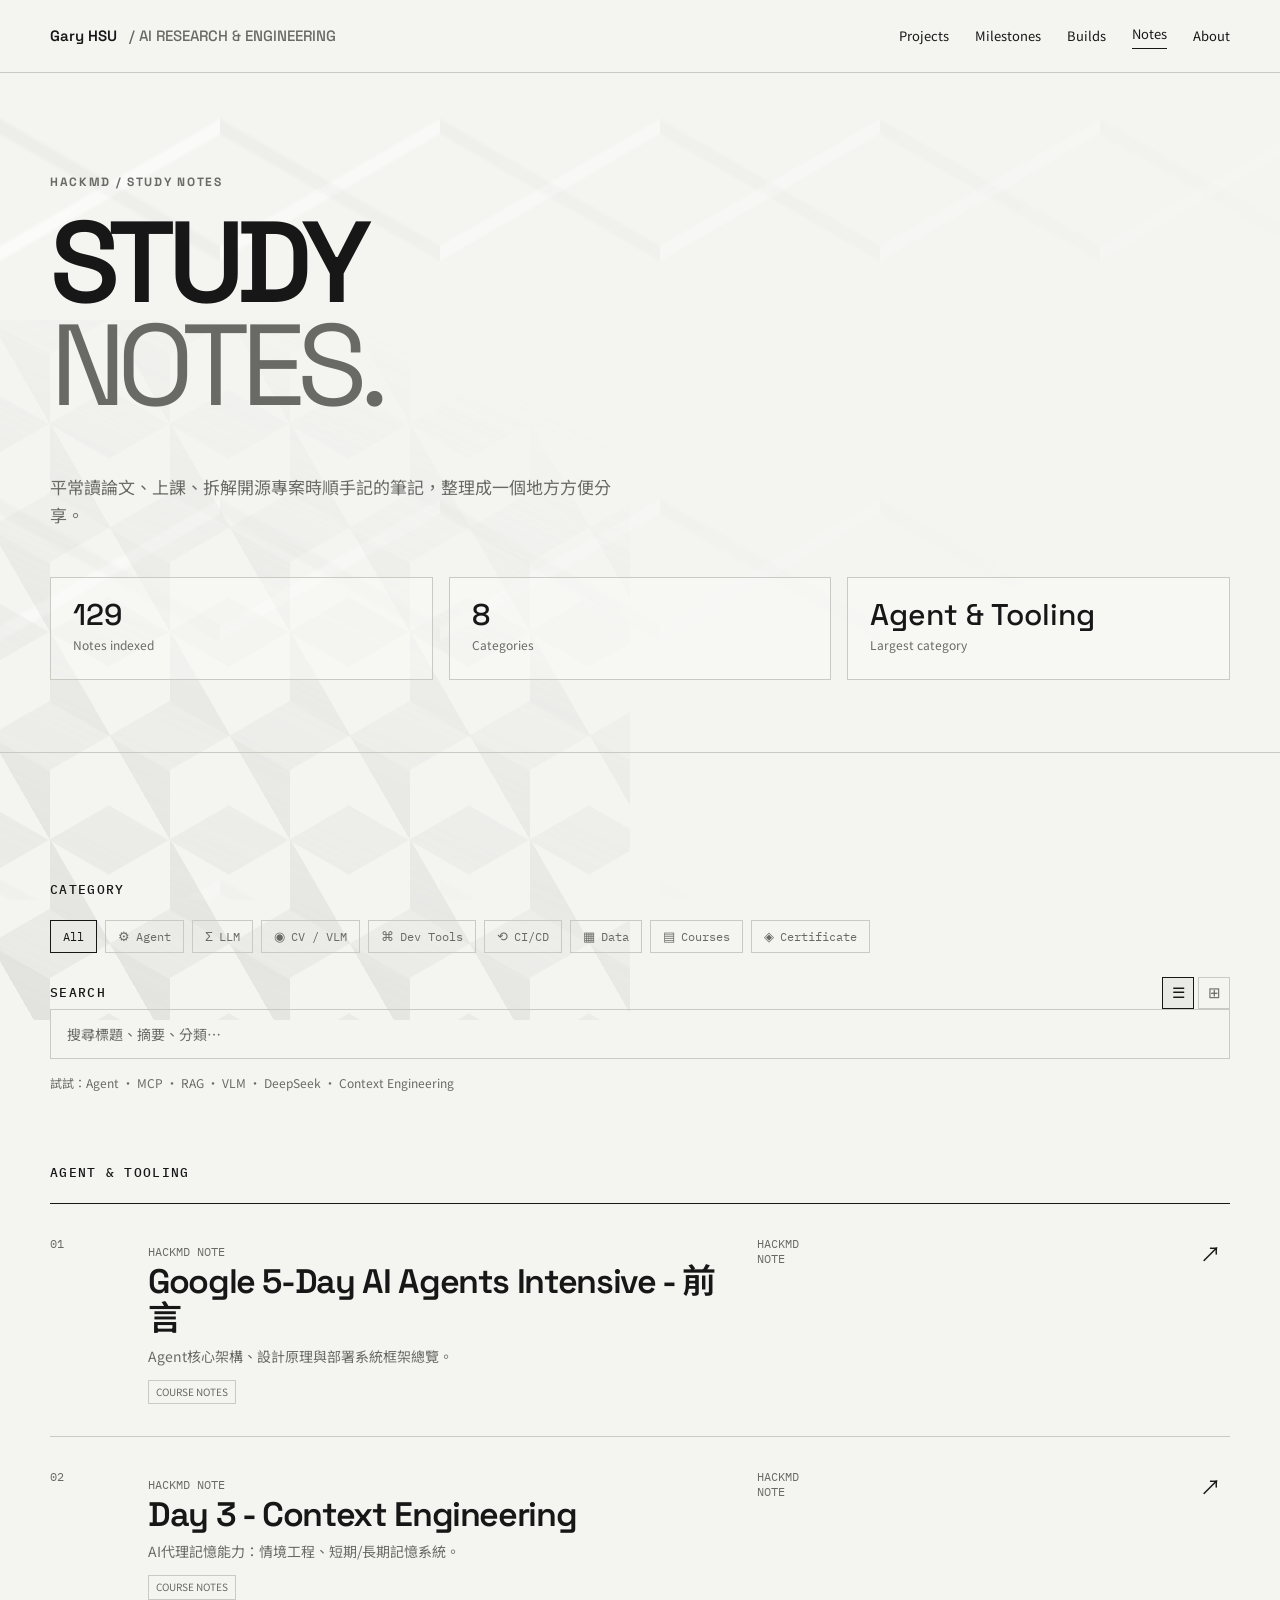
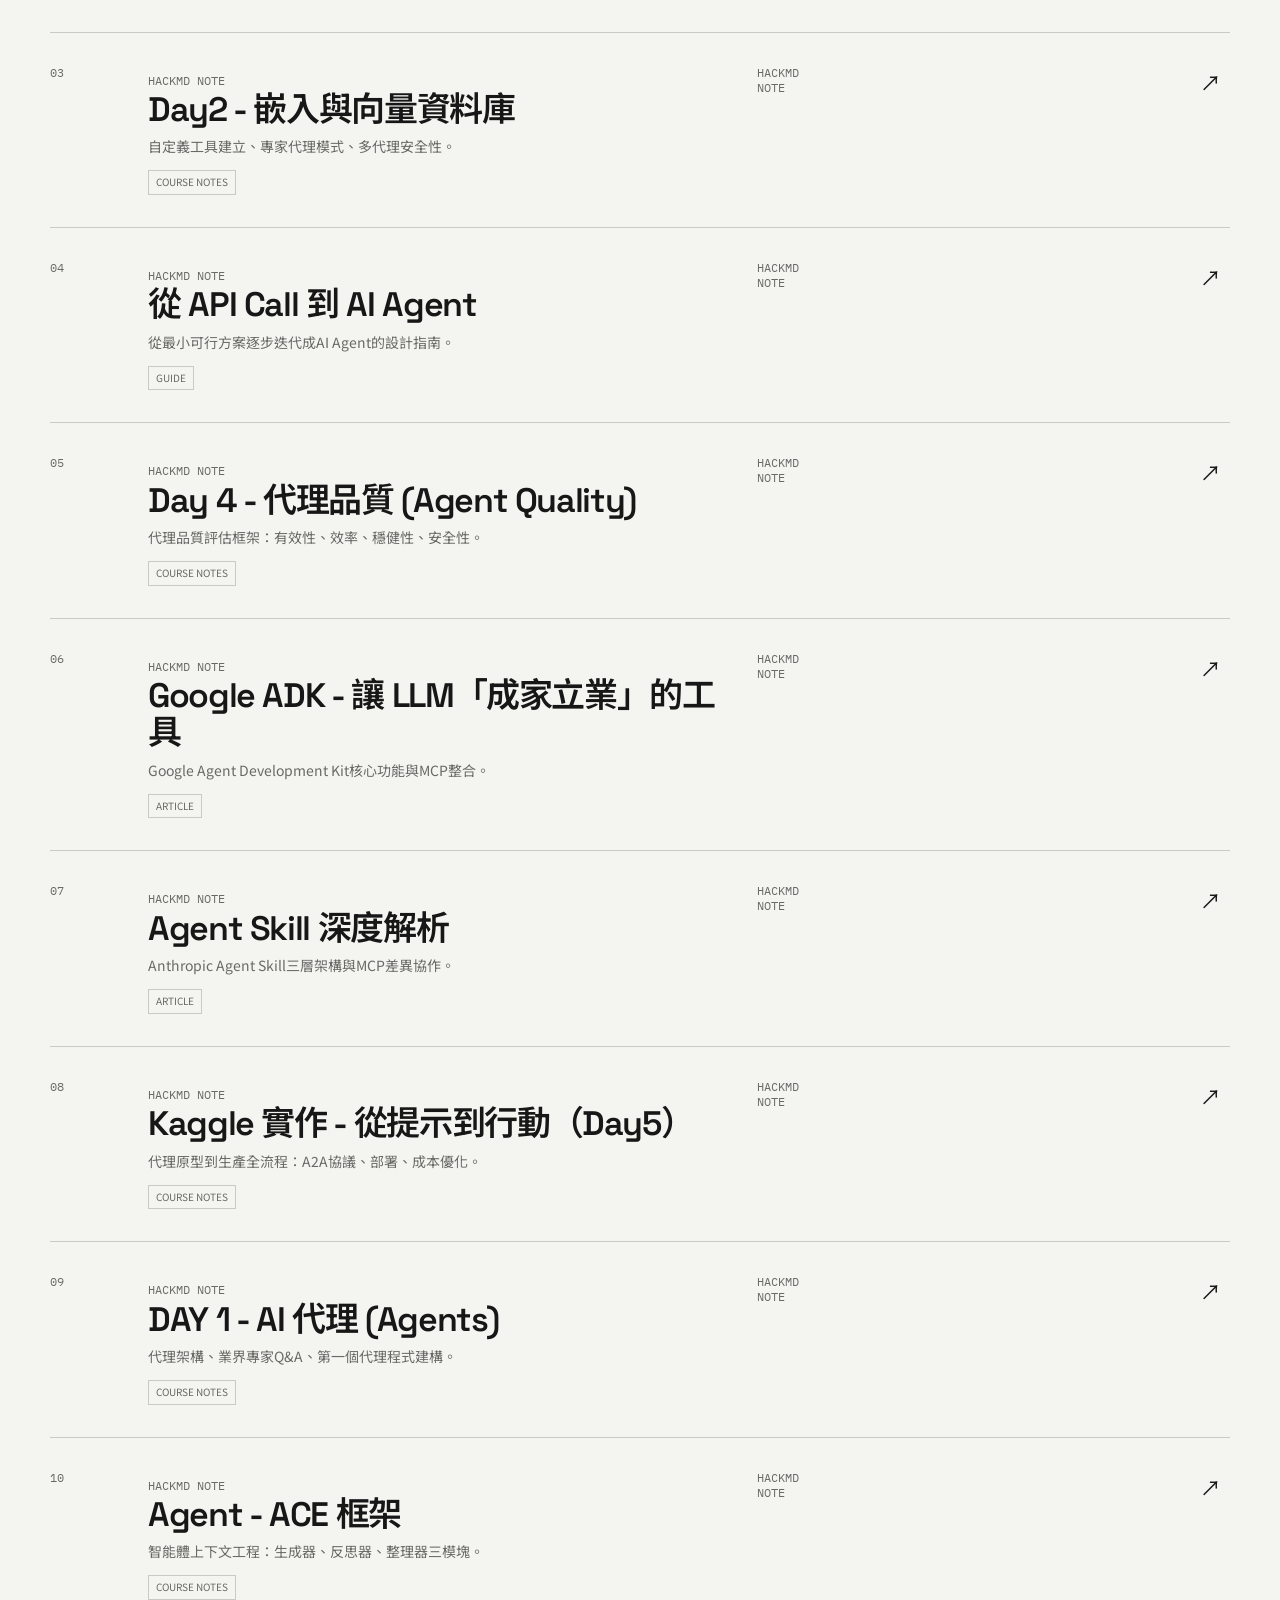
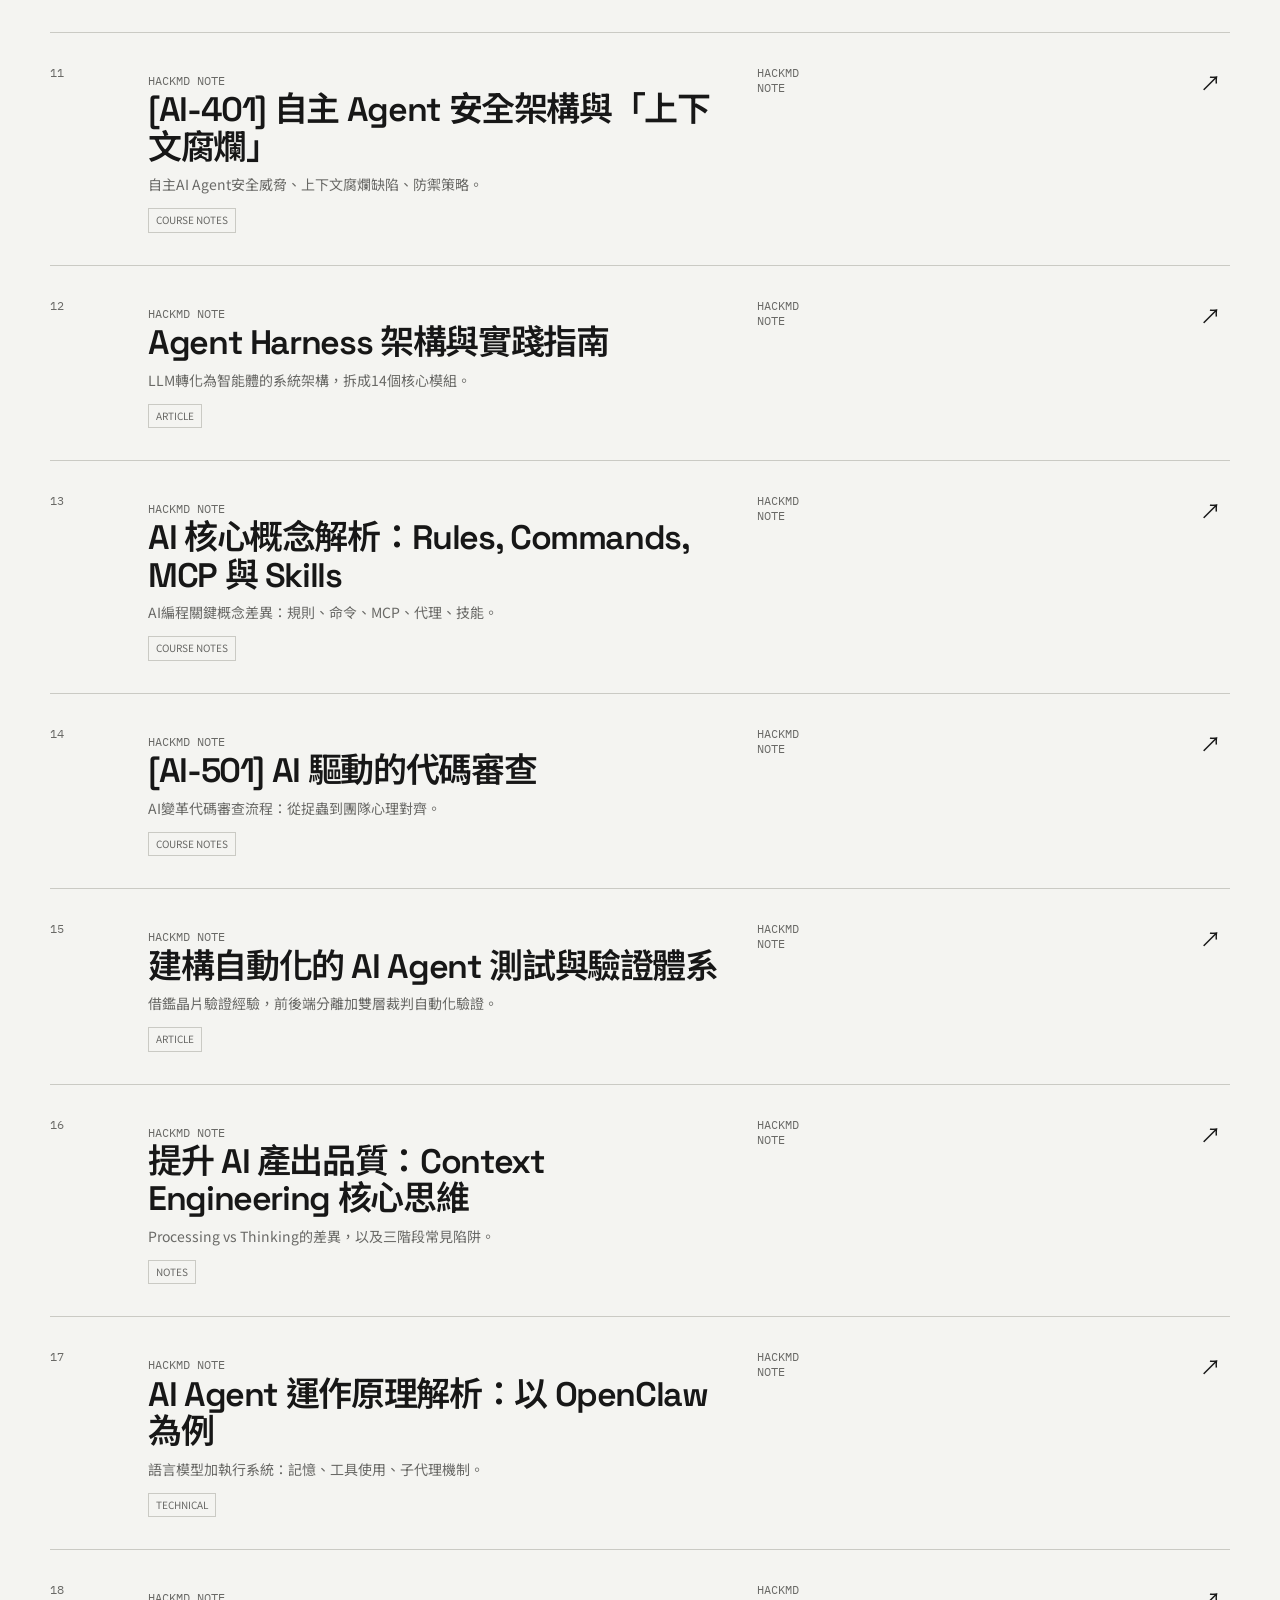
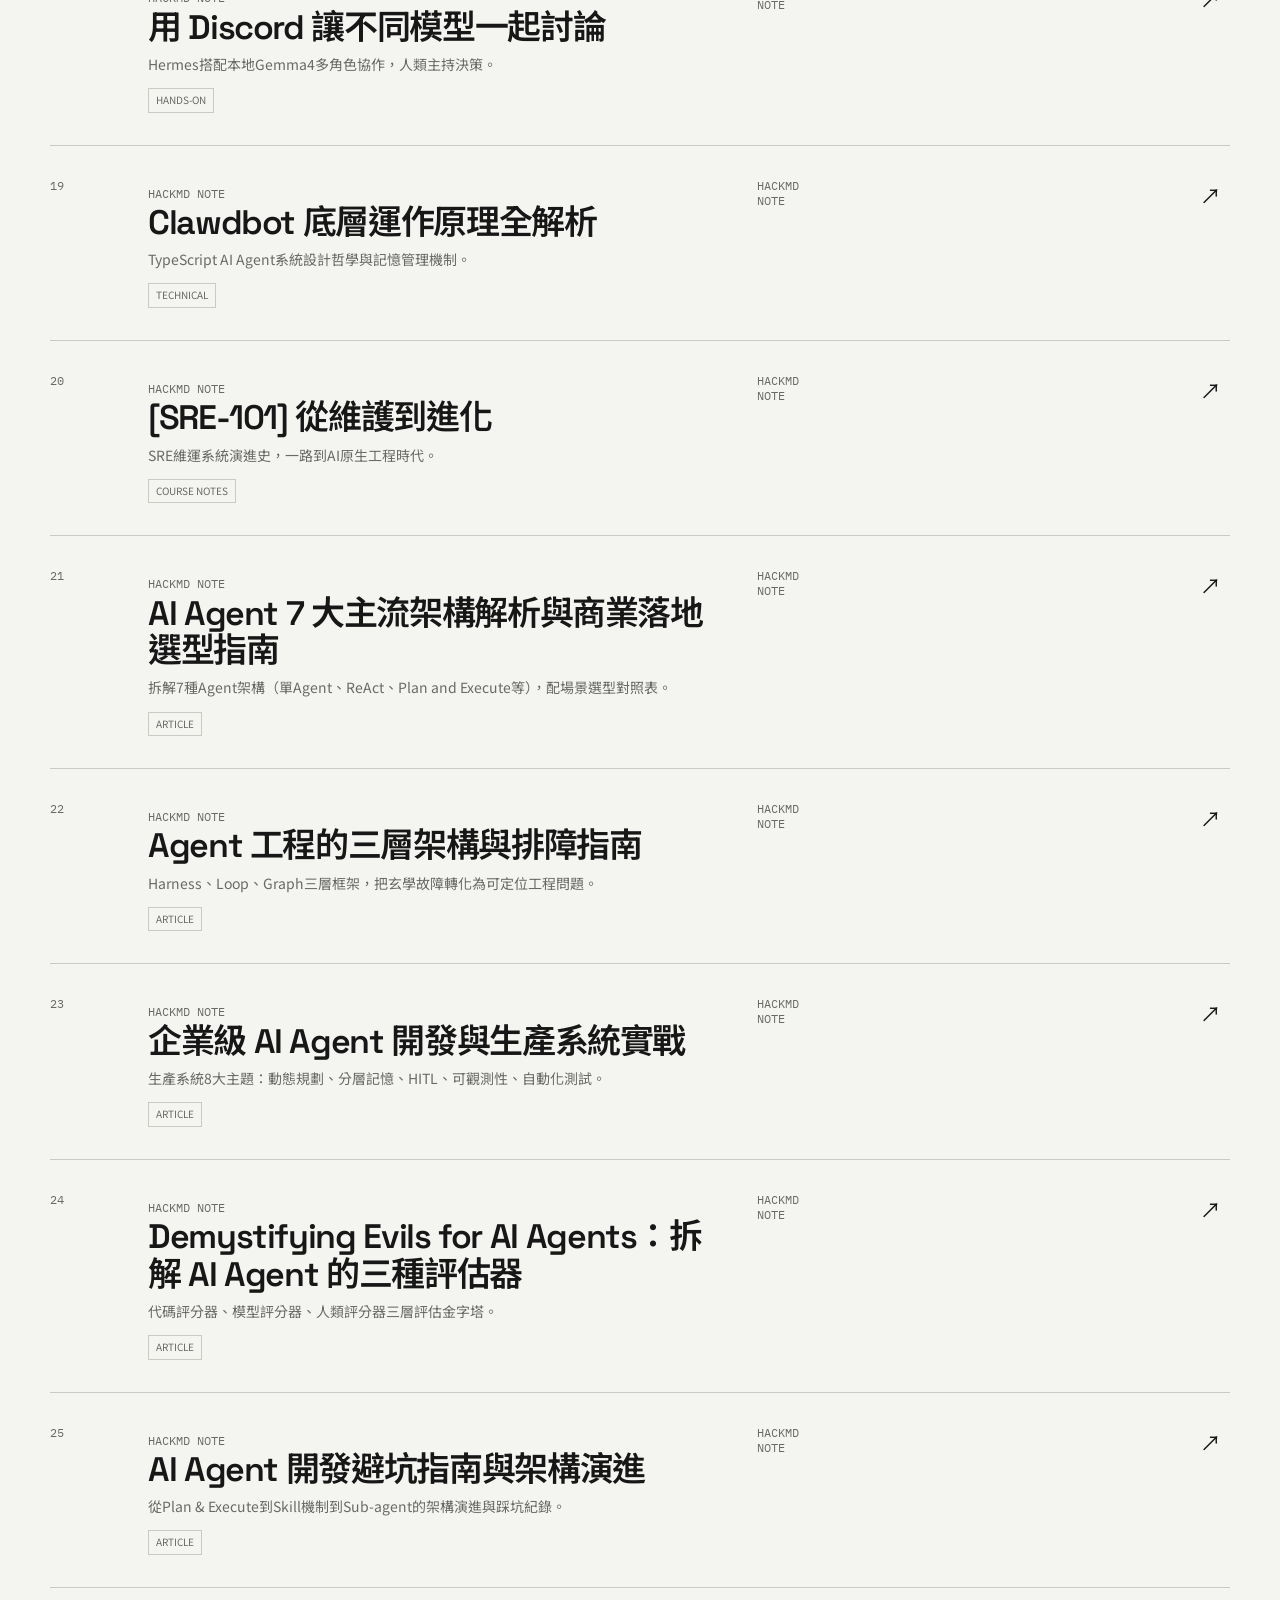
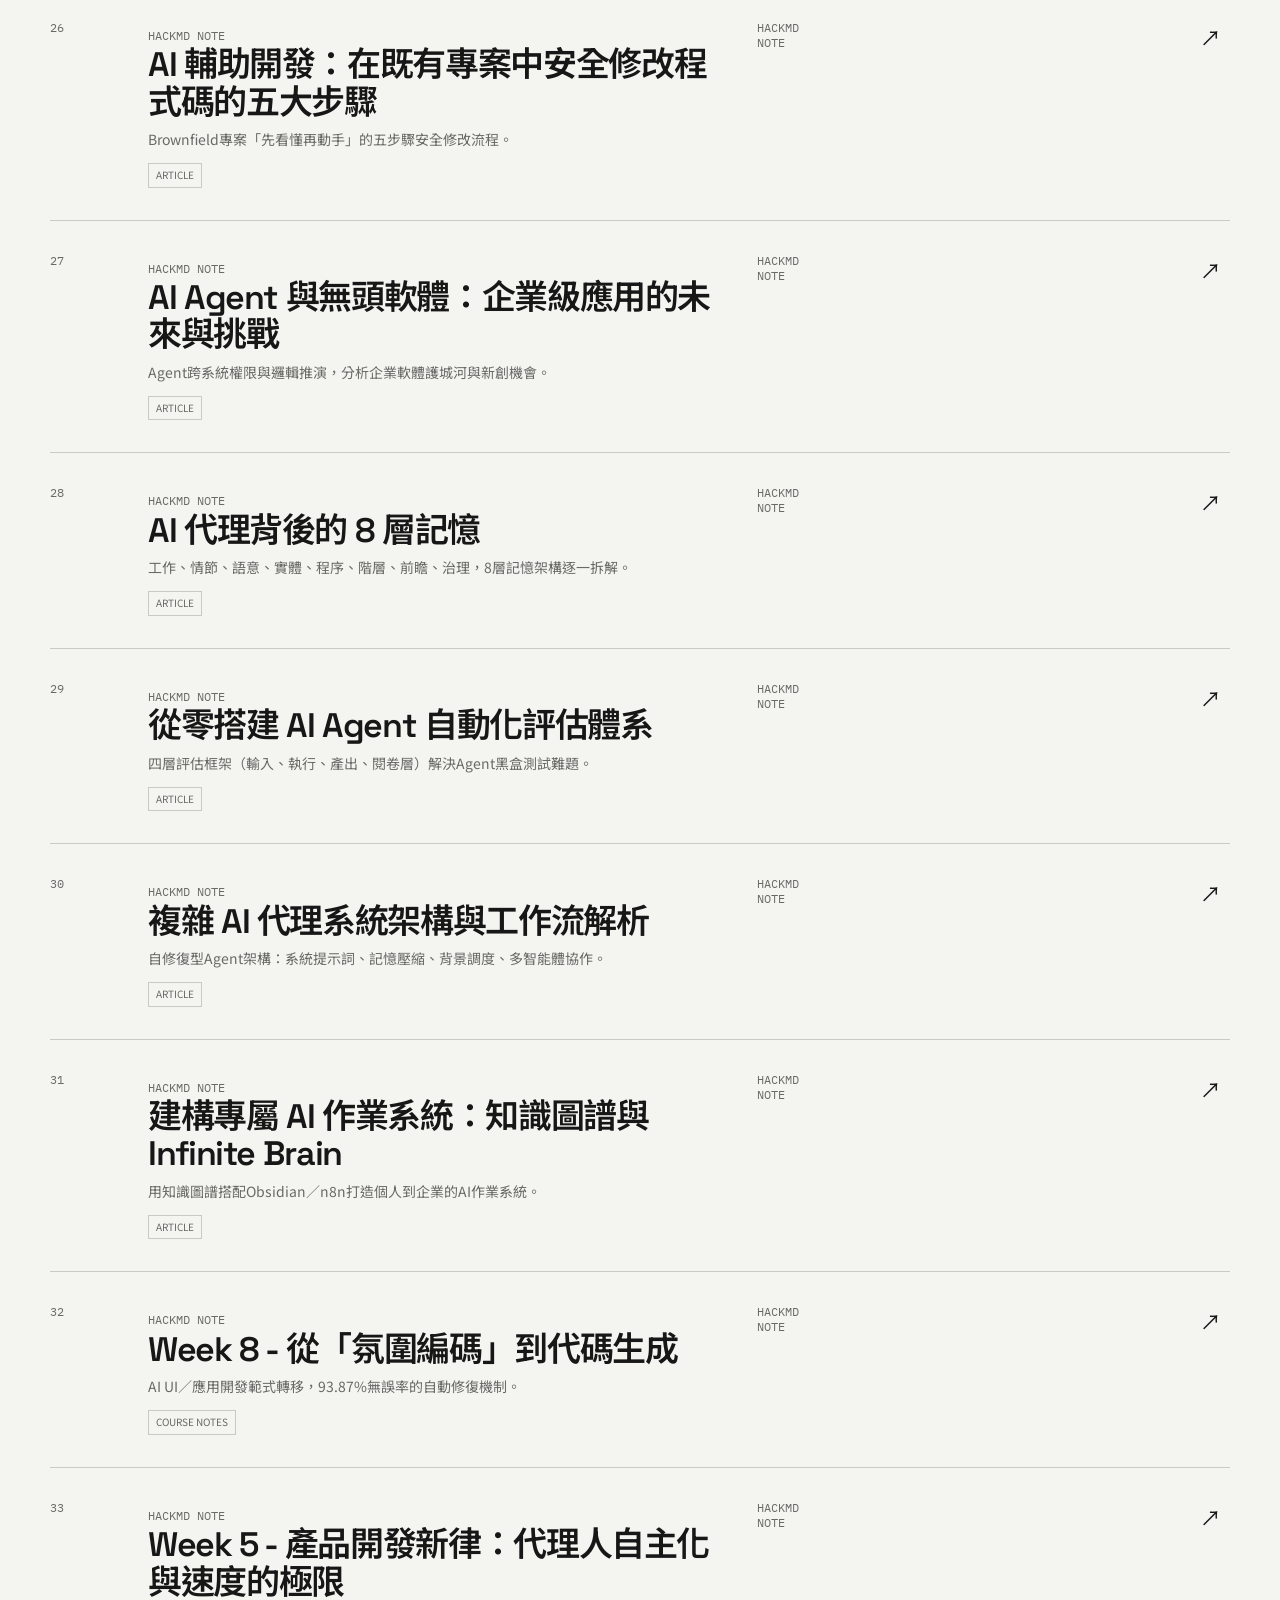
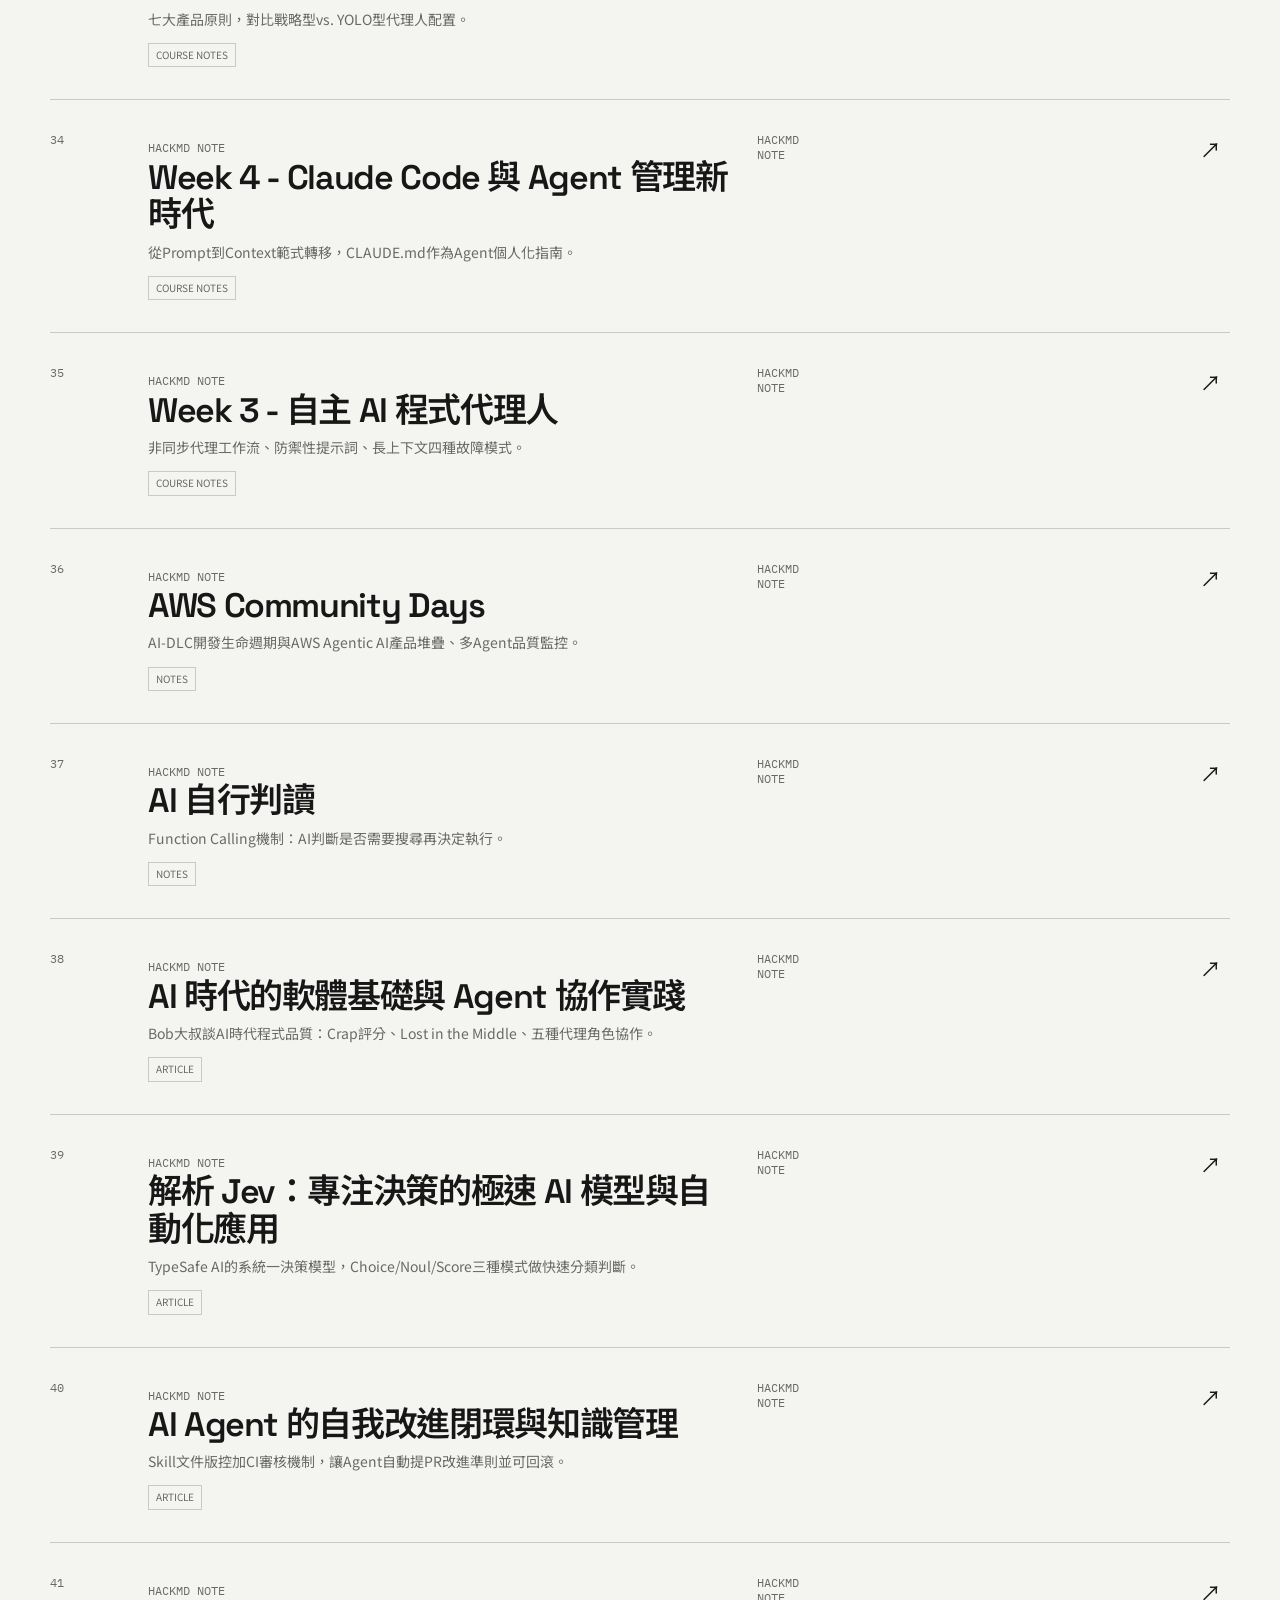
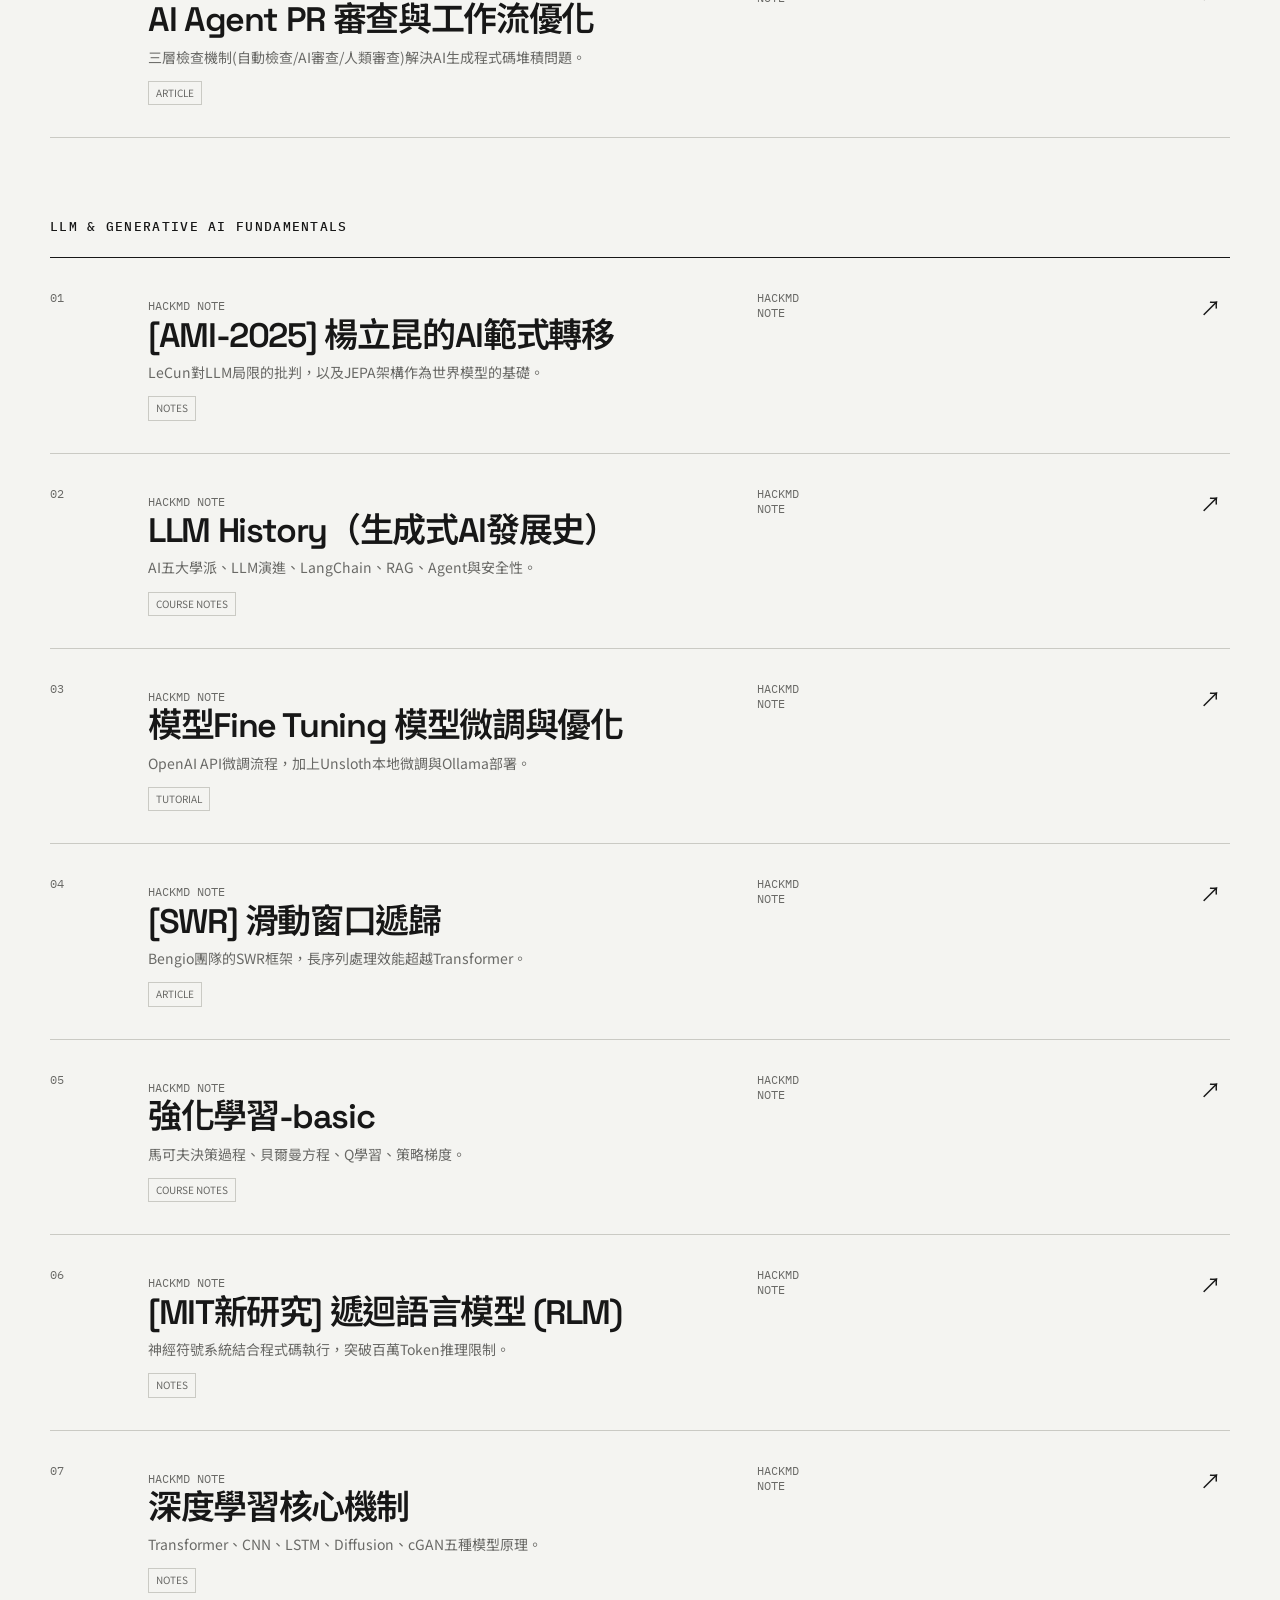
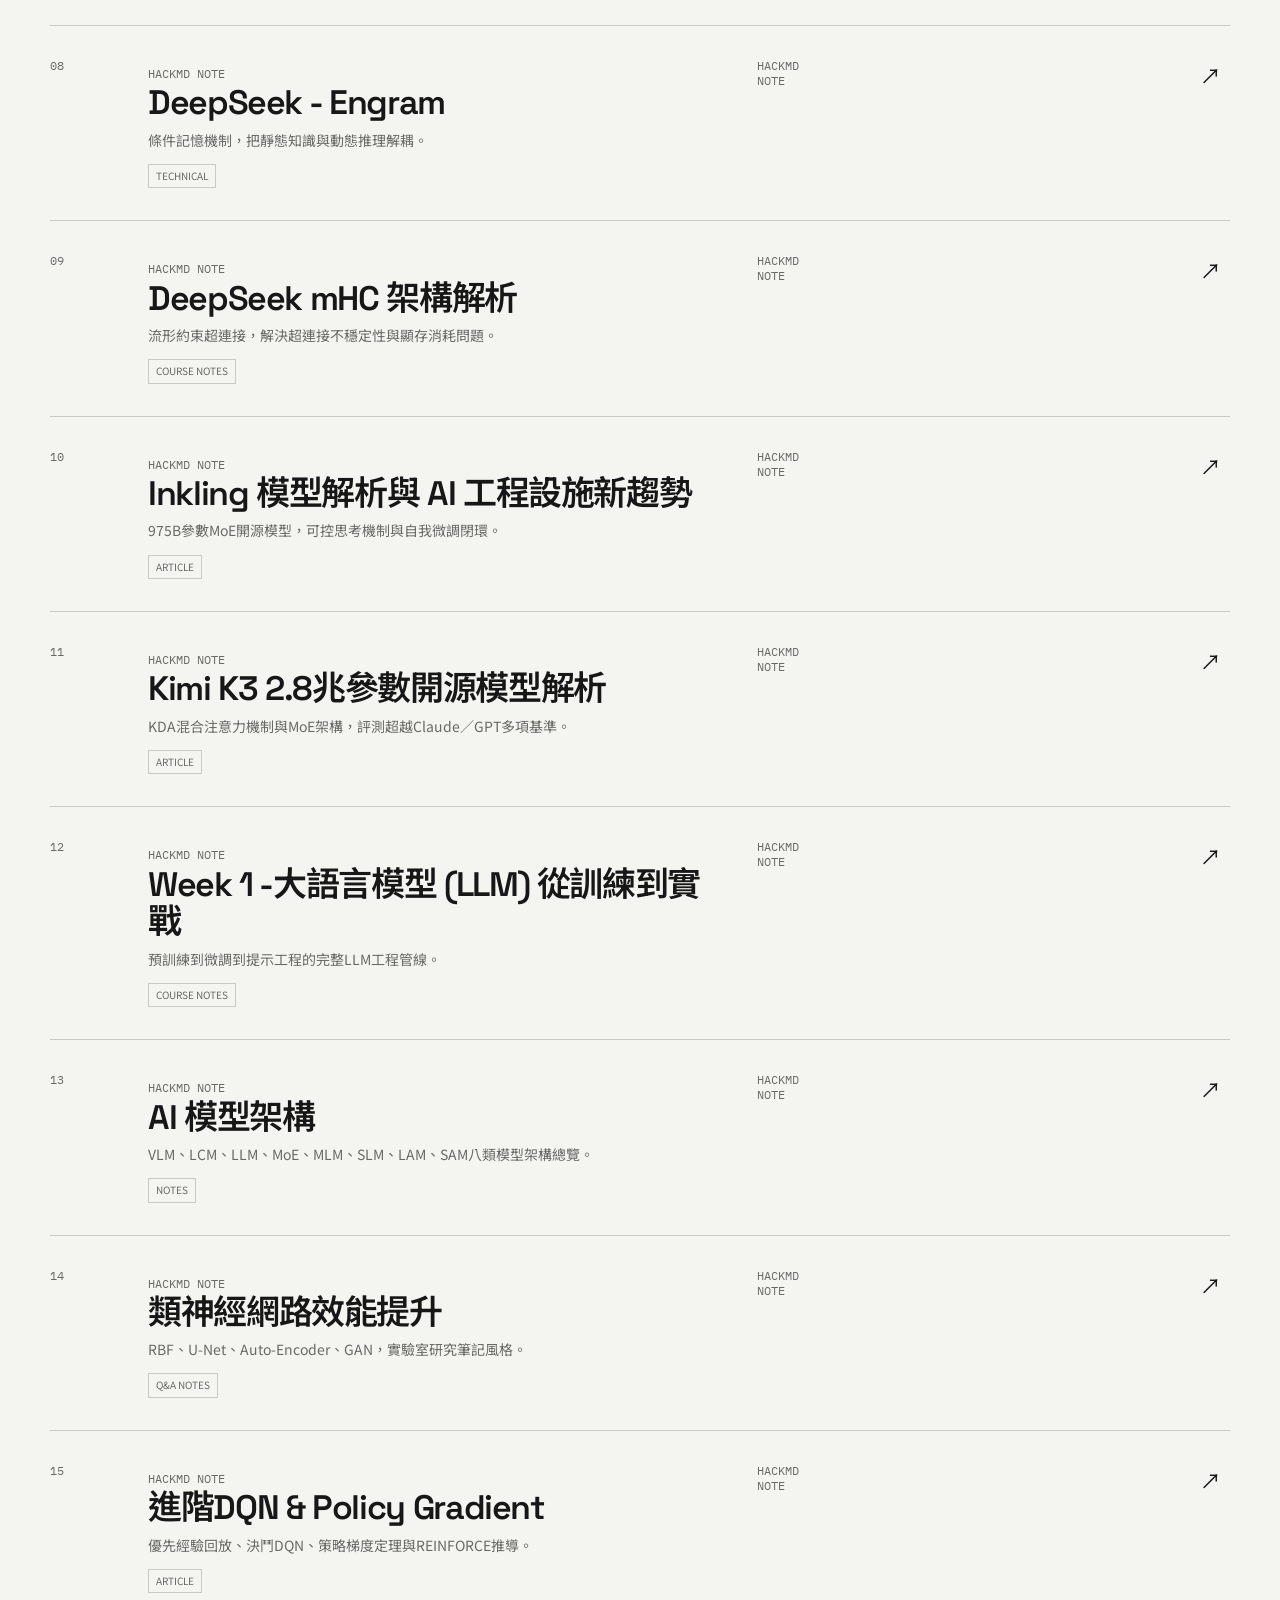
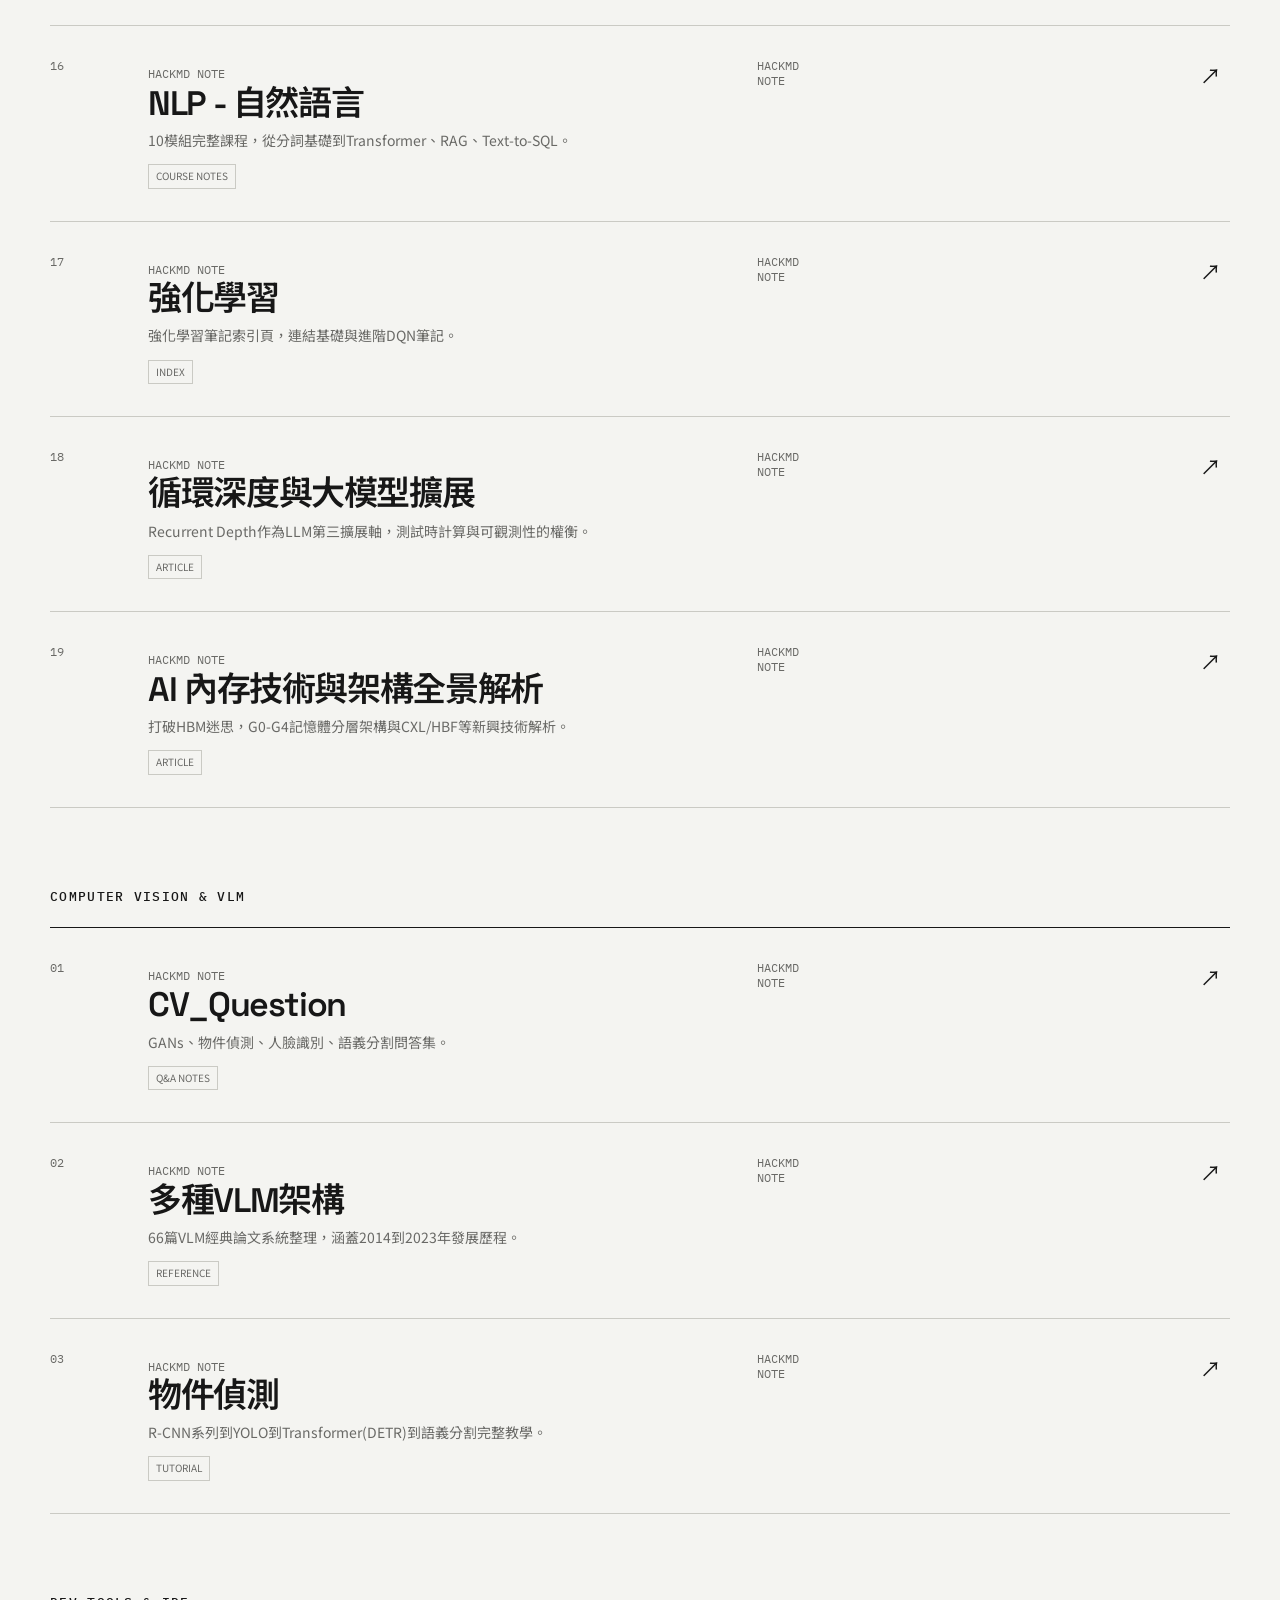
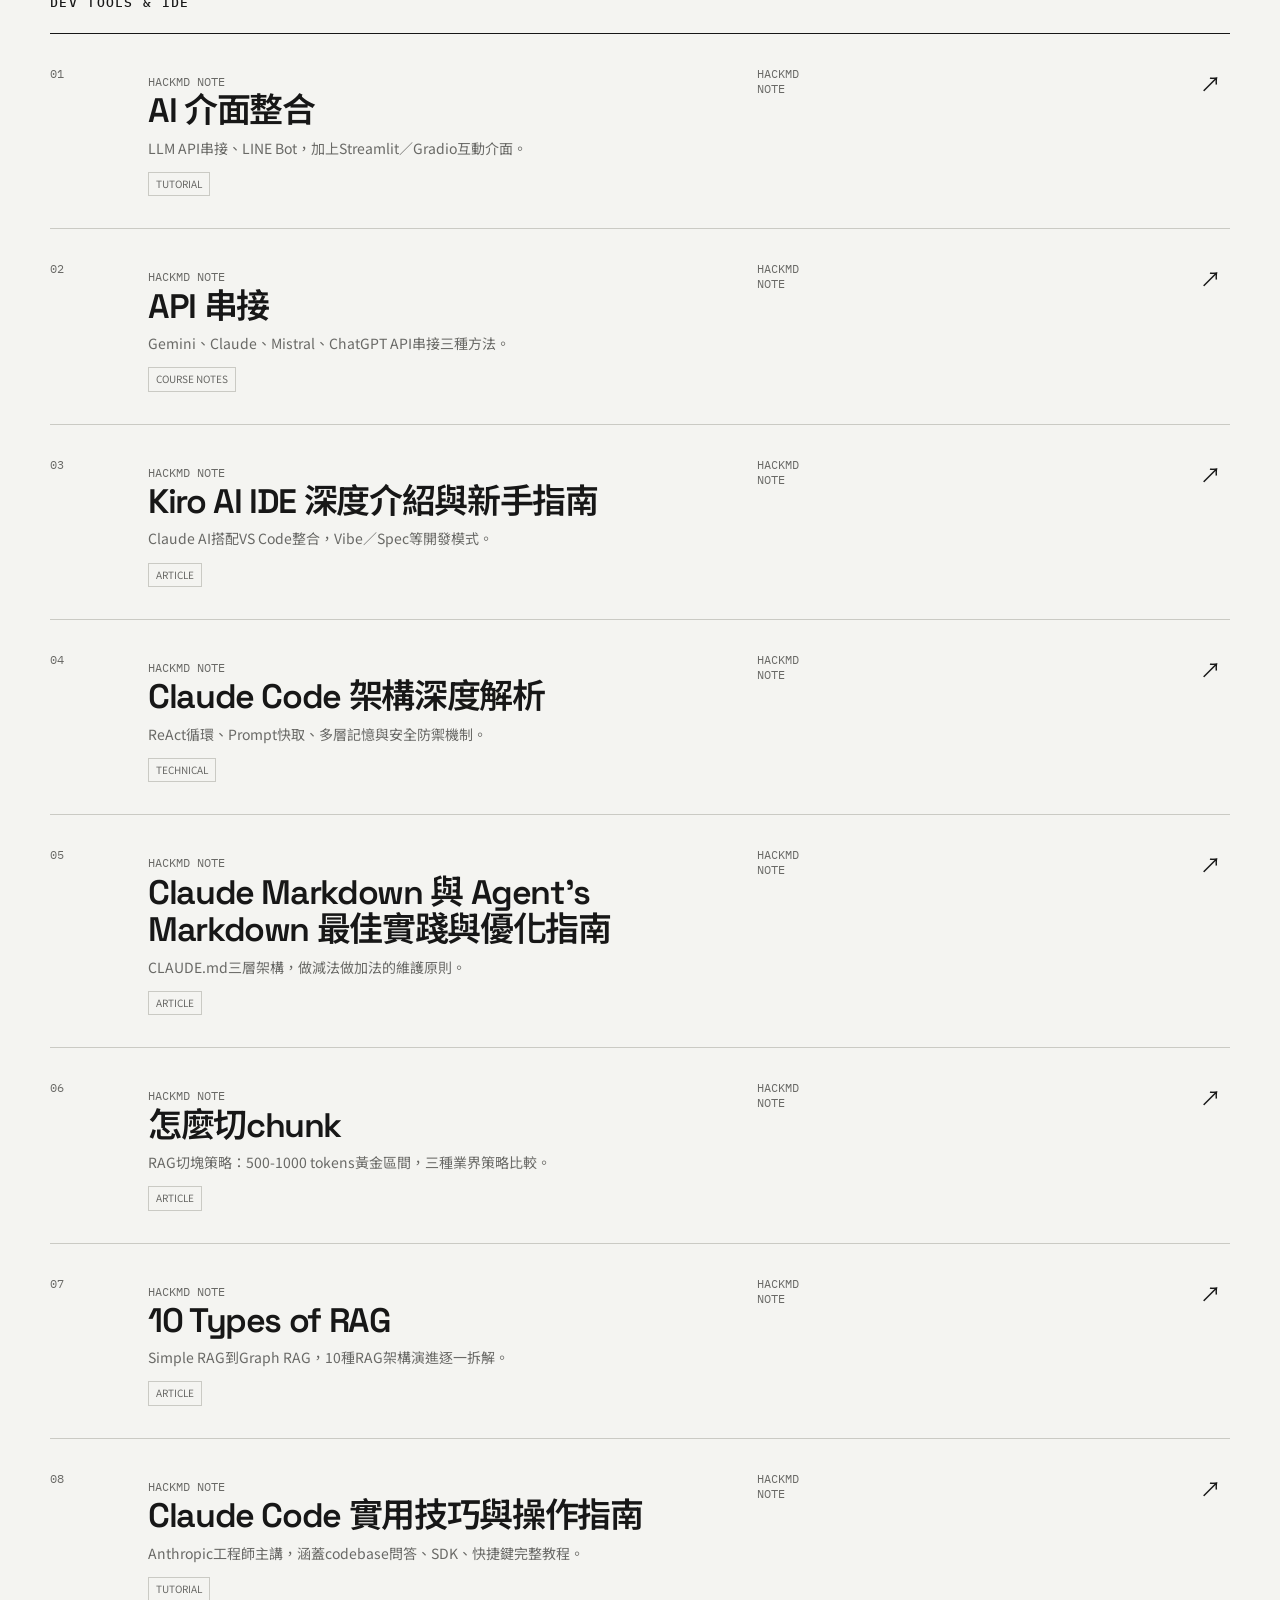
<file: notes.html>
<!doctype html>
<html lang="en">
<head>
  <meta charset="UTF-8"><meta name="viewport" content="width=device-width,initial-scale=1">
  <meta name="description" content="Study notes on AI agents, LLMs and dev tooling by Gary HSU">
  <title>Notes — Gary HSU</title>
  <link rel="preconnect" href="https://fonts.googleapis.com"><link rel="preconnect" href="https://fonts.gstatic.com" crossorigin>
  <link href="https://fonts.googleapis.com/css2?family=IBM+Plex+Mono:wght@400;500&amp;family=Noto+Sans+TC:wght@400;500;600&amp;family=Space+Grotesk:wght@400;500;600&amp;display=swap" rel="stylesheet">
  <link rel="stylesheet" href="inner.css"><link rel="stylesheet" href="typography.css"><link rel="stylesheet" href="content.css">
</head>
<body>
  <header><nav class="shell"><a class="brand" href="index.html">Gary HSU <span>/ AI RESEARCH &amp; ENGINEERING</span></a><div class="links"><a href="projects.html">Projects</a><a href="milestones.html">Milestones</a><a href="builds.html">Builds</a><a href="notes.html" aria-current="page">Notes</a><a class="optional" href="index.html#about">About</a></div></nav></header>
  <div class="page-head"><div class="shell"><p class="eyebrow">HackMD / Study notes</p><h1>STUDY<span> NOTES.</span></h1><div class="intro"><p>平常讀論文、上課、拆解開源專案時順手記的筆記，整理成一個地方方便分享。</p><div></div></div><div class="summary-grid"><div class="summary-card"><strong>129</strong><span>Notes indexed</span></div><div class="summary-card"><strong>8</strong><span>Categories</span></div><div class="summary-card"><strong>Agent &amp; Tooling</strong><span>Largest category</span></div></div></div></div>
  <main><section><div class="shell">
    <p class="section-label">CATEGORY</p>
    <div class="category-filter" id="category-filter" role="group" aria-label="Filter by category">
      <button type="button" class="active" data-cat="all">All</button>
      <button type="button" data-cat="AGENT &amp; TOOLING"><span aria-hidden="true">⚙</span> Agent</button>
      <button type="button" data-cat="LLM &amp; GENERATIVE AI FUNDAMENTALS"><span aria-hidden="true">Σ</span> LLM</button>
      <button type="button" data-cat="COMPUTER VISION &amp; VLM"><span aria-hidden="true">◉</span> CV / VLM</button>
      <button type="button" data-cat="DEV TOOLS &amp; IDE"><span aria-hidden="true">⌘</span> Dev Tools</button>
      <button type="button" data-cat="CI/CD"><span aria-hidden="true">⟲</span> CI/CD</button>
      <button type="button" data-cat="DATA ENGINEERING &amp; CLASSICAL ML"><span aria-hidden="true">▦</span> Data</button>
      <button type="button" data-cat="COURSES &amp; INDEXES"><span aria-hidden="true">▤</span> Courses</button>
      <button type="button" data-cat="CERTIFICATE"><span aria-hidden="true">◈</span> Certificate</button>
    </div>
    <div class="search-head">
      <p class="section-label">SEARCH</p>
      <div class="view-toggle" role="group" aria-label="View mode">
        <button type="button" id="view-list" aria-pressed="true" title="List view">☰</button>
        <button type="button" id="view-grid" aria-pressed="false" title="Grid view">⊞</button>
      </div>
    </div>
    <div class="search-box">
      <input type="text" id="notes-search" placeholder="搜尋標題、摘要、分類…" aria-label="Search notes">
      <p class="search-hint" id="search-suggestions">試試：<button type="button" data-q="Agent">Agent</button> · <button type="button" data-q="MCP">MCP</button> · <button type="button" data-q="RAG">RAG</button> · <button type="button" data-q="VLM">VLM</button> · <button type="button" data-q="DeepSeek">DeepSeek</button> · <button type="button" data-q="Context Engineering">Context Engineering</button></p>
    </div>
    <p class="section-label category-label">AGENT &amp; TOOLING</p>
    <div class="list">
      <a class="row" href="https://hackmd.io/@4NvnI3uPRPug4EIEKcCtfw/B1QgCBYael" target="_blank" rel="noopener noreferrer" data-extra-cat="COURSES &amp; INDEXES">
        <span class="num">01</span>
        <div>
          <span class="type">HACKMD NOTE</span>
          <h2>Google 5-Day AI Agents Intensive - 前言</h2>
          <p>Agent核心架構、設計原理與部署系統框架總覽。</p>
          <div class="tags"><span class="tag">COURSE NOTES</span></div>
        </div>
        <span class="meta">HACKMD<br>NOTE</span>
        <span class="arrow">↗</span>
      </a>
      <a class="row" href="https://hackmd.io/@4NvnI3uPRPug4EIEKcCtfw/BkcwU5mxWg" target="_blank" rel="noopener noreferrer" data-extra-cat="COURSES &amp; INDEXES">
        <span class="num">02</span>
        <div>
          <span class="type">HACKMD NOTE</span>
          <h2>Day 3 - Context Engineering</h2>
          <p>AI代理記憶能力：情境工程、短期/長期記憶系統。</p>
          <div class="tags"><span class="tag">COURSE NOTES</span></div>
        </div>
        <span class="meta">HACKMD<br>NOTE</span>
        <span class="arrow">↗</span>
      </a>
      <a class="row" href="https://hackmd.io/@4NvnI3uPRPug4EIEKcCtfw/H13PgcXlZx" target="_blank" rel="noopener noreferrer" data-extra-cat="COURSES &amp; INDEXES">
        <span class="num">03</span>
        <div>
          <span class="type">HACKMD NOTE</span>
          <h2>Day2 - 嵌入與向量資料庫</h2>
          <p>自定義工具建立、專家代理模式、多代理安全性。</p>
          <div class="tags"><span class="tag">COURSE NOTES</span></div>
        </div>
        <span class="meta">HACKMD<br>NOTE</span>
        <span class="arrow">↗</span>
      </a>
      <a class="row" href="https://hackmd.io/@4NvnI3uPRPug4EIEKcCtfw/HJ432Kwm-x" target="_blank" rel="noopener noreferrer">
        <span class="num">04</span>
        <div>
          <span class="type">HACKMD NOTE</span>
          <h2>從 API Call 到 AI Agent</h2>
          <p>從最小可行方案逐步迭代成AI Agent的設計指南。</p>
          <div class="tags"><span class="tag">GUIDE</span></div>
        </div>
        <span class="meta">HACKMD<br>NOTE</span>
        <span class="arrow">↗</span>
      </a>
      <a class="row" href="https://hackmd.io/@4NvnI3uPRPug4EIEKcCtfw/Hy88t5Xxbl" target="_blank" rel="noopener noreferrer" data-extra-cat="COURSES &amp; INDEXES">
        <span class="num">05</span>
        <div>
          <span class="type">HACKMD NOTE</span>
          <h2>Day 4 - 代理品質 (Agent Quality)</h2>
          <p>代理品質評估框架：有效性、效率、穩健性、安全性。</p>
          <div class="tags"><span class="tag">COURSE NOTES</span></div>
        </div>
        <span class="meta">HACKMD<br>NOTE</span>
        <span class="arrow">↗</span>
      </a>
      <a class="row" href="https://hackmd.io/@4NvnI3uPRPug4EIEKcCtfw/Hy9zEqlxbe" target="_blank" rel="noopener noreferrer">
        <span class="num">06</span>
        <div>
          <span class="type">HACKMD NOTE</span>
          <h2>Google ADK - 讓 LLM「成家立業」的工具</h2>
          <p>Google Agent Development Kit核心功能與MCP整合。</p>
          <div class="tags"><span class="tag">ARTICLE</span></div>
        </div>
        <span class="meta">HACKMD<br>NOTE</span>
        <span class="arrow">↗</span>
      </a>
      <a class="row" href="https://hackmd.io/@4NvnI3uPRPug4EIEKcCtfw/HyFMsALNbg" target="_blank" rel="noopener noreferrer">
        <span class="num">07</span>
        <div>
          <span class="type">HACKMD NOTE</span>
          <h2>Agent Skill 深度解析</h2>
          <p>Anthropic Agent Skill三層架構與MCP差異協作。</p>
          <div class="tags"><span class="tag">ARTICLE</span></div>
        </div>
        <span class="meta">HACKMD<br>NOTE</span>
        <span class="arrow">↗</span>
      </a>
      <a class="row" href="https://hackmd.io/@4NvnI3uPRPug4EIEKcCtfw/r1ktut4gWe" target="_blank" rel="noopener noreferrer" data-extra-cat="COURSES &amp; INDEXES">
        <span class="num">08</span>
        <div>
          <span class="type">HACKMD NOTE</span>
          <h2>Kaggle 實作 - 從提示到行動（Day5）</h2>
          <p>代理原型到生產全流程：A2A協議、部署、成本優化。</p>
          <div class="tags"><span class="tag">COURSE NOTES</span></div>
        </div>
        <span class="meta">HACKMD<br>NOTE</span>
        <span class="arrow">↗</span>
      </a>
      <a class="row" href="https://hackmd.io/@4NvnI3uPRPug4EIEKcCtfw/rkD0uwee-l" target="_blank" rel="noopener noreferrer" data-extra-cat="COURSES &amp; INDEXES">
        <span class="num">09</span>
        <div>
          <span class="type">HACKMD NOTE</span>
          <h2>DAY 1 - AI 代理 (Agents)</h2>
          <p>代理架構、業界專家Q&amp;A、第一個代理程式建構。</p>
          <div class="tags"><span class="tag">COURSE NOTES</span></div>
        </div>
        <span class="meta">HACKMD<br>NOTE</span>
        <span class="arrow">↗</span>
      </a>
      <a class="row" href="https://hackmd.io/@4NvnI3uPRPug4EIEKcCtfw/SkjVeeDNbe" target="_blank" rel="noopener noreferrer">
        <span class="num">10</span>
        <div>
          <span class="type">HACKMD NOTE</span>
          <h2>Agent - ACE 框架</h2>
          <p>智能體上下文工程：生成器、反思器、整理器三模塊。</p>
          <div class="tags"><span class="tag">COURSE NOTES</span></div>
        </div>
        <span class="meta">HACKMD<br>NOTE</span>
        <span class="arrow">↗</span>
      </a>
      <a class="row" href="https://hackmd.io/@4NvnI3uPRPug4EIEKcCtfw/B1-ZuVCT-l" target="_blank" rel="noopener noreferrer">
        <span class="num">11</span>
        <div>
          <span class="type">HACKMD NOTE</span>
          <h2>[AI-401] 自主 Agent 安全架構與「上下文腐爛」</h2>
          <p>自主AI Agent安全威脅、上下文腐爛缺陷、防禦策略。</p>
          <div class="tags"><span class="tag">COURSE NOTES</span></div>
        </div>
        <span class="meta">HACKMD<br>NOTE</span>
        <span class="arrow">↗</span>
      </a>
      <a class="row" href="https://hackmd.io/@4NvnI3uPRPug4EIEKcCtfw/BJUVsYNRZl" target="_blank" rel="noopener noreferrer">
        <span class="num">12</span>
        <div>
          <span class="type">HACKMD NOTE</span>
          <h2>Agent Harness 架構與實踐指南</h2>
          <p>LLM轉化為智能體的系統架構，拆成14個核心模組。</p>
          <div class="tags"><span class="tag">ARTICLE</span></div>
        </div>
        <span class="meta">HACKMD<br>NOTE</span>
        <span class="arrow">↗</span>
      </a>
      <a class="row" href="https://hackmd.io/@4NvnI3uPRPug4EIEKcCtfw/ByL5KBW8Wg" target="_blank" rel="noopener noreferrer">
        <span class="num">13</span>
        <div>
          <span class="type">HACKMD NOTE</span>
          <h2>AI 核心概念解析：Rules, Commands, MCP 與 Skills</h2>
          <p>AI編程關鍵概念差異：規則、命令、MCP、代理、技能。</p>
          <div class="tags"><span class="tag">COURSE NOTES</span></div>
        </div>
        <span class="meta">HACKMD<br>NOTE</span>
        <span class="arrow">↗</span>
      </a>
      <a class="row" href="https://hackmd.io/@4NvnI3uPRPug4EIEKcCtfw/HkDfOV0a-g" target="_blank" rel="noopener noreferrer">
        <span class="num">14</span>
        <div>
          <span class="type">HACKMD NOTE</span>
          <h2>[AI-501] AI 驅動的代碼審查</h2>
          <p>AI變革代碼審查流程：從捉蟲到團隊心理對齊。</p>
          <div class="tags"><span class="tag">COURSE NOTES</span></div>
        </div>
        <span class="meta">HACKMD<br>NOTE</span>
        <span class="arrow">↗</span>
      </a>
      <a class="row" href="https://hackmd.io/@4NvnI3uPRPug4EIEKcCtfw/Hyfm9mirMg" target="_blank" rel="noopener noreferrer">
        <span class="num">15</span>
        <div>
          <span class="type">HACKMD NOTE</span>
          <h2>建構自動化的 AI Agent 測試與驗證體系</h2>
          <p>借鑑晶片驗證經驗，前後端分離加雙層裁判自動化驗證。</p>
          <div class="tags"><span class="tag">ARTICLE</span></div>
        </div>
        <span class="meta">HACKMD<br>NOTE</span>
        <span class="arrow">↗</span>
      </a>
      <a class="row" href="https://hackmd.io/@4NvnI3uPRPug4EIEKcCtfw/rJObBjP0Zl" target="_blank" rel="noopener noreferrer">
        <span class="num">16</span>
        <div>
          <span class="type">HACKMD NOTE</span>
          <h2>提升 AI 產出品質：Context Engineering 核心思維</h2>
          <p>Processing vs Thinking的差異，以及三階段常見陷阱。</p>
          <div class="tags"><span class="tag">NOTES</span></div>
        </div>
        <span class="meta">HACKMD<br>NOTE</span>
        <span class="arrow">↗</span>
      </a>
      <a class="row" href="https://hackmd.io/@4NvnI3uPRPug4EIEKcCtfw/rktTUF3Y-l" target="_blank" rel="noopener noreferrer">
        <span class="num">17</span>
        <div>
          <span class="type">HACKMD NOTE</span>
          <h2>AI Agent 運作原理解析：以 OpenClaw 為例</h2>
          <p>語言模型加執行系統：記憶、工具使用、子代理機制。</p>
          <div class="tags"><span class="tag">TECHNICAL</span></div>
        </div>
        <span class="meta">HACKMD<br>NOTE</span>
        <span class="arrow">↗</span>
      </a>
      <a class="row" href="https://hackmd.io/@4NvnI3uPRPug4EIEKcCtfw/SJxVkrTmfe" target="_blank" rel="noopener noreferrer">
        <span class="num">18</span>
        <div>
          <span class="type">HACKMD NOTE</span>
          <h2>用 Discord 讓不同模型一起討論</h2>
          <p>Hermes搭配本地Gemma4多角色協作，人類主持決策。</p>
          <div class="tags"><span class="tag">HANDS-ON</span></div>
        </div>
        <span class="meta">HACKMD<br>NOTE</span>
        <span class="arrow">↗</span>
      </a>
      <a class="row" href="https://hackmd.io/@4NvnI3uPRPug4EIEKcCtfw/SyroDeaL-g" target="_blank" rel="noopener noreferrer">
        <span class="num">19</span>
        <div>
          <span class="type">HACKMD NOTE</span>
          <h2>Clawdbot 底層運作原理全解析</h2>
          <p>TypeScript AI Agent系統設計哲學與記憶管理機制。</p>
          <div class="tags"><span class="tag">TECHNICAL</span></div>
        </div>
        <span class="meta">HACKMD<br>NOTE</span>
        <span class="arrow">↗</span>
      </a>
      <a class="row" href="https://hackmd.io/@4NvnI3uPRPug4EIEKcCtfw/B1go_ERTbx" target="_blank" rel="noopener noreferrer">
        <span class="num">20</span>
        <div>
          <span class="type">HACKMD NOTE</span>
          <h2>[SRE-101] 從維護到進化</h2>
          <p>SRE維運系統演進史，一路到AI原生工程時代。</p>
          <div class="tags"><span class="tag">COURSE NOTES</span></div>
        </div>
        <span class="meta">HACKMD<br>NOTE</span>
        <span class="arrow">↗</span>
      </a>
      <a class="row" href="https://hackmd.io/@4NvnI3uPRPug4EIEKcCtfw/SymY-IiLMl" target="_blank" rel="noopener noreferrer">
        <span class="num">21</span>
        <div>
          <span class="type">HACKMD NOTE</span>
          <h2>AI Agent 7 大主流架構解析與商業落地選型指南</h2>
          <p>拆解7種Agent架構（單Agent、ReAct、Plan and Execute等），配場景選型對照表。</p>
          <div class="tags"><span class="tag">ARTICLE</span></div>
        </div>
        <span class="meta">HACKMD<br>NOTE</span>
        <span class="arrow">↗</span>
      </a>
      <a class="row" href="https://hackmd.io/@4NvnI3uPRPug4EIEKcCtfw/SkbDGw3rMe" target="_blank" rel="noopener noreferrer">
        <span class="num">22</span>
        <div>
          <span class="type">HACKMD NOTE</span>
          <h2>Agent 工程的三層架構與排障指南</h2>
          <p>Harness、Loop、Graph三層框架，把玄學故障轉化為可定位工程問題。</p>
          <div class="tags"><span class="tag">ARTICLE</span></div>
        </div>
        <span class="meta">HACKMD<br>NOTE</span>
        <span class="arrow">↗</span>
      </a>
      <a class="row" href="https://hackmd.io/@4NvnI3uPRPug4EIEKcCtfw/HJhjgP3SMe" target="_blank" rel="noopener noreferrer">
        <span class="num">23</span>
        <div>
          <span class="type">HACKMD NOTE</span>
          <h2>企業級 AI Agent 開發與生產系統實戰</h2>
          <p>生產系統8大主題：動態規劃、分層記憶、HITL、可觀測性、自動化測試。</p>
          <div class="tags"><span class="tag">ARTICLE</span></div>
        </div>
        <span class="meta">HACKMD<br>NOTE</span>
        <span class="arrow">↗</span>
      </a>
      <a class="row" href="https://hackmd.io/@4NvnI3uPRPug4EIEKcCtfw/B1LNJVoBMx" target="_blank" rel="noopener noreferrer">
        <span class="num">24</span>
        <div>
          <span class="type">HACKMD NOTE</span>
          <h2>Demystifying Evils for AI Agents：拆解 AI Agent 的三種評估器</h2>
          <p>代碼評分器、模型評分器、人類評分器三層評估金字塔。</p>
          <div class="tags"><span class="tag">ARTICLE</span></div>
        </div>
        <span class="meta">HACKMD<br>NOTE</span>
        <span class="arrow">↗</span>
      </a>
      <a class="row" href="https://hackmd.io/@4NvnI3uPRPug4EIEKcCtfw/ryO1EgMrfg" target="_blank" rel="noopener noreferrer">
        <span class="num">25</span>
        <div>
          <span class="type">HACKMD NOTE</span>
          <h2>AI Agent 開發避坑指南與架構演進</h2>
          <p>從Plan &amp; Execute到Skill機制到Sub-agent的架構演進與踩坑紀錄。</p>
          <div class="tags"><span class="tag">ARTICLE</span></div>
        </div>
        <span class="meta">HACKMD<br>NOTE</span>
        <span class="arrow">↗</span>
      </a>
      <a class="row" href="https://hackmd.io/@4NvnI3uPRPug4EIEKcCtfw/BkPMZi3Efl" target="_blank" rel="noopener noreferrer">
        <span class="num">26</span>
        <div>
          <span class="type">HACKMD NOTE</span>
          <h2>AI 輔助開發：在既有專案中安全修改程式碼的五大步驟</h2>
          <p>Brownfield專案「先看懂再動手」的五步驟安全修改流程。</p>
          <div class="tags"><span class="tag">ARTICLE</span></div>
        </div>
        <span class="meta">HACKMD<br>NOTE</span>
        <span class="arrow">↗</span>
      </a>
      <a class="row" href="https://hackmd.io/@4NvnI3uPRPug4EIEKcCtfw/HkVQ7niNfl" target="_blank" rel="noopener noreferrer">
        <span class="num">27</span>
        <div>
          <span class="type">HACKMD NOTE</span>
          <h2>AI Agent 與無頭軟體：企業級應用的未來與挑戰</h2>
          <p>Agent跨系統權限與邏輯推演，分析企業軟體護城河與新創機會。</p>
          <div class="tags"><span class="tag">ARTICLE</span></div>
        </div>
        <span class="meta">HACKMD<br>NOTE</span>
        <span class="arrow">↗</span>
      </a>
      <a class="row" href="https://hackmd.io/@4NvnI3uPRPug4EIEKcCtfw/r1DqtWGVfx" target="_blank" rel="noopener noreferrer">
        <span class="num">28</span>
        <div>
          <span class="type">HACKMD NOTE</span>
          <h2>AI 代理背後的 8 層記憶</h2>
          <p>工作、情節、語意、實體、程序、階層、前瞻、治理，8層記憶架構逐一拆解。</p>
          <div class="tags"><span class="tag">ARTICLE</span></div>
        </div>
        <span class="meta">HACKMD<br>NOTE</span>
        <span class="arrow">↗</span>
      </a>
      <a class="row" href="https://hackmd.io/@4NvnI3uPRPug4EIEKcCtfw/BygaEDA1EMe" target="_blank" rel="noopener noreferrer">
        <span class="num">29</span>
        <div>
          <span class="type">HACKMD NOTE</span>
          <h2>從零搭建 AI Agent 自動化評估體系</h2>
          <p>四層評估框架（輸入、執行、產出、閱卷層）解決Agent黑盒測試難題。</p>
          <div class="tags"><span class="tag">ARTICLE</span></div>
        </div>
        <span class="meta">HACKMD<br>NOTE</span>
        <span class="arrow">↗</span>
      </a>
      <a class="row" href="https://hackmd.io/@4NvnI3uPRPug4EIEKcCtfw/ByNTJcjmGe" target="_blank" rel="noopener noreferrer">
        <span class="num">30</span>
        <div>
          <span class="type">HACKMD NOTE</span>
          <h2>複雜 AI 代理系統架構與工作流解析</h2>
          <p>自修復型Agent架構：系統提示詞、記憶壓縮、背景調度、多智能體協作。</p>
          <div class="tags"><span class="tag">ARTICLE</span></div>
        </div>
        <span class="meta">HACKMD<br>NOTE</span>
        <span class="arrow">↗</span>
      </a>
      <a class="row" href="https://hackmd.io/@4NvnI3uPRPug4EIEKcCtfw/HJshW0QmGx" target="_blank" rel="noopener noreferrer">
        <span class="num">31</span>
        <div>
          <span class="type">HACKMD NOTE</span>
          <h2>建構專屬 AI 作業系統：知識圖譜與 Infinite Brain</h2>
          <p>用知識圖譜搭配Obsidian／n8n打造個人到企業的AI作業系統。</p>
          <div class="tags"><span class="tag">ARTICLE</span></div>
        </div>
        <span class="meta">HACKMD<br>NOTE</span>
        <span class="arrow">↗</span>
      </a>
      <a class="row" href="https://hackmd.io/@4NvnI3uPRPug4EIEKcCtfw/BJkBdECT-x" target="_blank" rel="noopener noreferrer" data-extra-cat="COURSES &amp; INDEXES">
        <span class="num">32</span>
        <div>
          <span class="type">HACKMD NOTE</span>
          <h2>Week 8 - 從「氛圍編碼」到代碼生成</h2>
          <p>AI UI／應用開發範式轉移，93.87%無誤率的自動修復機制。</p>
          <div class="tags"><span class="tag">COURSE NOTES</span></div>
        </div>
        <span class="meta">HACKMD<br>NOTE</span>
        <span class="arrow">↗</span>
      </a>
      <a class="row" href="https://hackmd.io/@4NvnI3uPRPug4EIEKcCtfw/rkGCD4A6Zg" target="_blank" rel="noopener noreferrer" data-extra-cat="COURSES &amp; INDEXES">
        <span class="num">33</span>
        <div>
          <span class="type">HACKMD NOTE</span>
          <h2>Week 5 - 產品開發新律：代理人自主化與速度的極限</h2>
          <p>七大產品原則，對比戰略型vs. YOLO型代理人配置。</p>
          <div class="tags"><span class="tag">COURSE NOTES</span></div>
        </div>
        <span class="meta">HACKMD<br>NOTE</span>
        <span class="arrow">↗</span>
      </a>
      <a class="row" href="https://hackmd.io/@4NvnI3uPRPug4EIEKcCtfw/HJRcD4ATbl" target="_blank" rel="noopener noreferrer" data-extra-cat="COURSES &amp; INDEXES">
        <span class="num">34</span>
        <div>
          <span class="type">HACKMD NOTE</span>
          <h2>Week 4 - Claude Code 與 Agent 管理新時代</h2>
          <p>從Prompt到Context範式轉移，CLAUDE.md作為Agent個人化指南。</p>
          <div class="tags"><span class="tag">COURSE NOTES</span></div>
        </div>
        <span class="meta">HACKMD<br>NOTE</span>
        <span class="arrow">↗</span>
      </a>
      <a class="row" href="https://hackmd.io/@4NvnI3uPRPug4EIEKcCtfw/HyMwP4RpZl" target="_blank" rel="noopener noreferrer" data-extra-cat="COURSES &amp; INDEXES">
        <span class="num">35</span>
        <div>
          <span class="type">HACKMD NOTE</span>
          <h2>Week 3 - 自主 AI 程式代理人</h2>
          <p>非同步代理工作流、防禦性提示詞、長上下文四種故障模式。</p>
          <div class="tags"><span class="tag">COURSE NOTES</span></div>
        </div>
        <span class="meta">HACKMD<br>NOTE</span>
        <span class="arrow">↗</span>
      </a>
      <a class="row" href="https://hackmd.io/@4NvnI3uPRPug4EIEKcCtfw/rJ52w5Fhge" target="_blank" rel="noopener noreferrer">
        <span class="num">36</span>
        <div>
          <span class="type">HACKMD NOTE</span>
          <h2>AWS Community Days</h2>
          <p>AI-DLC開發生命週期與AWS Agentic AI產品堆疊、多Agent品質監控。</p>
          <div class="tags"><span class="tag">NOTES</span></div>
        </div>
        <span class="meta">HACKMD<br>NOTE</span>
        <span class="arrow">↗</span>
      </a>
      <a class="row" href="https://hackmd.io/@4NvnI3uPRPug4EIEKcCtfw/Sk9HYmeq1g" target="_blank" rel="noopener noreferrer">
        <span class="num">37</span>
        <div>
          <span class="type">HACKMD NOTE</span>
          <h2>AI 自行判讀</h2>
          <p>Function Calling機制：AI判斷是否需要搜尋再決定執行。</p>
          <div class="tags"><span class="tag">NOTES</span></div>
        </div>
        <span class="meta">HACKMD<br>NOTE</span>
        <span class="arrow">↗</span>
      </a>
      <a class="row" href="https://hackmd.io/EM60cVZ7SPmsNyjMlHmC7Q" target="_blank" rel="noopener noreferrer">
        <span class="num">38</span>
        <div>
          <span class="type">HACKMD NOTE</span>
          <h2>AI 時代的軟體基礎與 Agent 協作實踐</h2>
          <p>Bob大叔談AI時代程式品質：Crap評分、Lost in the Middle、五種代理角色協作。</p>
          <div class="tags"><span class="tag">ARTICLE</span></div>
        </div>
        <span class="meta">HACKMD<br>NOTE</span>
        <span class="arrow">↗</span>
      </a>
      <a class="row" href="https://hackmd.io/fjQflEhdQFOAHiXRQFFuBw" target="_blank" rel="noopener noreferrer">
        <span class="num">39</span>
        <div>
          <span class="type">HACKMD NOTE</span>
          <h2>解析 Jev：專注決策的極速 AI 模型與自動化應用</h2>
          <p>TypeSafe AI的系統一決策模型，Choice/Noul/Score三種模式做快速分類判斷。</p>
          <div class="tags"><span class="tag">ARTICLE</span></div>
        </div>
        <span class="meta">HACKMD<br>NOTE</span>
        <span class="arrow">↗</span>
      </a>
      <a class="row" href="https://hackmd.io/T2CyOjmsRo6SZytB8g9T4A" target="_blank" rel="noopener noreferrer">
        <span class="num">40</span>
        <div>
          <span class="type">HACKMD NOTE</span>
          <h2>AI Agent 的自我改進閉環與知識管理</h2>
          <p>Skill文件版控加CI審核機制，讓Agent自動提PR改進準則並可回滾。</p>
          <div class="tags"><span class="tag">ARTICLE</span></div>
        </div>
        <span class="meta">HACKMD<br>NOTE</span>
        <span class="arrow">↗</span>
      </a>
      <a class="row" href="https://hackmd.io/@4NvnI3uPRPug4EIEKcCtfw/BJ5J80miMx" target="_blank" rel="noopener noreferrer">
        <span class="num">41</span>
        <div>
          <span class="type">HACKMD NOTE</span>
          <h2>AI Agent PR 審查與工作流優化</h2>
          <p>三層檢查機制(自動檢查/AI審查/人類審查)解決AI生成程式碼堆積問題。</p>
          <div class="tags"><span class="tag">ARTICLE</span></div>
        </div>
        <span class="meta">HACKMD<br>NOTE</span>
        <span class="arrow">↗</span>
      </a>
    </div>
    <p class="section-label category-label">LLM &amp; GENERATIVE AI FUNDAMENTALS</p>
    <div class="list">
      <a class="row" href="https://hackmd.io/@4NvnI3uPRPug4EIEKcCtfw/BkJayTC4Wl" target="_blank" rel="noopener noreferrer">
        <span class="num">01</span>
        <div>
          <span class="type">HACKMD NOTE</span>
          <h2>[AMI-2025] 楊立昆的AI範式轉移</h2>
          <p>LeCun對LLM局限的批判，以及JEPA架構作為世界模型的基礎。</p>
          <div class="tags"><span class="tag">NOTES</span></div>
        </div>
        <span class="meta">HACKMD<br>NOTE</span>
        <span class="arrow">↗</span>
      </a>
      <a class="row" href="https://hackmd.io/@4NvnI3uPRPug4EIEKcCtfw/HycbXW5Kkg" target="_blank" rel="noopener noreferrer">
        <span class="num">02</span>
        <div>
          <span class="type">HACKMD NOTE</span>
          <h2>LLM History（生成式AI發展史）</h2>
          <p>AI五大學派、LLM演進、LangChain、RAG、Agent與安全性。</p>
          <div class="tags"><span class="tag">COURSE NOTES</span></div>
        </div>
        <span class="meta">HACKMD<br>NOTE</span>
        <span class="arrow">↗</span>
      </a>
      <a class="row" href="https://hackmd.io/@4NvnI3uPRPug4EIEKcCtfw/r1w2py7qye" target="_blank" rel="noopener noreferrer">
        <span class="num">03</span>
        <div>
          <span class="type">HACKMD NOTE</span>
          <h2>模型Fine Tuning 模型微調與優化</h2>
          <p>OpenAI API微調流程，加上Unsloth本地微調與Ollama部署。</p>
          <div class="tags"><span class="tag">TUTORIAL</span></div>
        </div>
        <span class="meta">HACKMD<br>NOTE</span>
        <span class="arrow">↗</span>
      </a>
      <a class="row" href="https://hackmd.io/@4NvnI3uPRPug4EIEKcCtfw/rJklkaRV-e" target="_blank" rel="noopener noreferrer">
        <span class="num">04</span>
        <div>
          <span class="type">HACKMD NOTE</span>
          <h2>[SWR] 滑動窗口遞歸</h2>
          <p>Bengio團隊的SWR框架，長序列處理效能超越Transformer。</p>
          <div class="tags"><span class="tag">ARTICLE</span></div>
        </div>
        <span class="meta">HACKMD<br>NOTE</span>
        <span class="arrow">↗</span>
      </a>
      <a class="row" href="https://hackmd.io/@4NvnI3uPRPug4EIEKcCtfw/S1zPM_Ynxe" target="_blank" rel="noopener noreferrer">
        <span class="num">05</span>
        <div>
          <span class="type">HACKMD NOTE</span>
          <h2>強化學習-basic</h2>
          <p>馬可夫決策過程、貝爾曼方程、Q學習、策略梯度。</p>
          <div class="tags"><span class="tag">COURSE NOTES</span></div>
        </div>
        <span class="meta">HACKMD<br>NOTE</span>
        <span class="arrow">↗</span>
      </a>
      <a class="row" href="https://hackmd.io/@4NvnI3uPRPug4EIEKcCtfw/Sk3c3uRN-g" target="_blank" rel="noopener noreferrer">
        <span class="num">06</span>
        <div>
          <span class="type">HACKMD NOTE</span>
          <h2>[MIT新研究] 遞迴語言模型 (RLM)</h2>
          <p>神經符號系統結合程式碼執行，突破百萬Token推理限制。</p>
          <div class="tags"><span class="tag">NOTES</span></div>
        </div>
        <span class="meta">HACKMD<br>NOTE</span>
        <span class="arrow">↗</span>
      </a>
      <a class="row" href="https://hackmd.io/@4NvnI3uPRPug4EIEKcCtfw/BkMmkpsIbe" target="_blank" rel="noopener noreferrer">
        <span class="num">07</span>
        <div>
          <span class="type">HACKMD NOTE</span>
          <h2>深度學習核心機制</h2>
          <p>Transformer、CNN、LSTM、Diffusion、cGAN五種模型原理。</p>
          <div class="tags"><span class="tag">NOTES</span></div>
        </div>
        <span class="meta">HACKMD<br>NOTE</span>
        <span class="arrow">↗</span>
      </a>
      <a class="row" href="https://hackmd.io/@4NvnI3uPRPug4EIEKcCtfw/Hykk33M8Wl" target="_blank" rel="noopener noreferrer">
        <span class="num">08</span>
        <div>
          <span class="type">HACKMD NOTE</span>
          <h2>DeepSeek - Engram</h2>
          <p>條件記憶機制，把靜態知識與動態推理解耦。</p>
          <div class="tags"><span class="tag">TECHNICAL</span></div>
        </div>
        <span class="meta">HACKMD<br>NOTE</span>
        <span class="arrow">↗</span>
      </a>
      <a class="row" href="https://hackmd.io/@4NvnI3uPRPug4EIEKcCtfw/SJsFVNZL-g" target="_blank" rel="noopener noreferrer">
        <span class="num">09</span>
        <div>
          <span class="type">HACKMD NOTE</span>
          <h2>DeepSeek mHC 架構解析</h2>
          <p>流形約束超連接，解決超連接不穩定性與顯存消耗問題。</p>
          <div class="tags"><span class="tag">COURSE NOTES</span></div>
        </div>
        <span class="meta">HACKMD<br>NOTE</span>
        <span class="arrow">↗</span>
      </a>
      <a class="row" href="https://hackmd.io/@4NvnI3uPRPug4EIEKcCtfw/SJjlxOjNzl" target="_blank" rel="noopener noreferrer">
        <span class="num">10</span>
        <div>
          <span class="type">HACKMD NOTE</span>
          <h2>Inkling 模型解析與 AI 工程設施新趨勢</h2>
          <p>975B參數MoE開源模型，可控思考機制與自我微調閉環。</p>
          <div class="tags"><span class="tag">ARTICLE</span></div>
        </div>
        <span class="meta">HACKMD<br>NOTE</span>
        <span class="arrow">↗</span>
      </a>
      <a class="row" href="https://hackmd.io/@4NvnI3uPRPug4EIEKcCtfw/ByZ6RwjEfg" target="_blank" rel="noopener noreferrer">
        <span class="num">11</span>
        <div>
          <span class="type">HACKMD NOTE</span>
          <h2>Kimi K3 2.8兆參數開源模型解析</h2>
          <p>KDA混合注意力機制與MoE架構，評測超越Claude／GPT多項基準。</p>
          <div class="tags"><span class="tag">ARTICLE</span></div>
        </div>
        <span class="meta">HACKMD<br>NOTE</span>
        <span class="arrow">↗</span>
      </a>
      <a class="row" href="https://hackmd.io/@4NvnI3uPRPug4EIEKcCtfw/H1MLI4Cp-l" target="_blank" rel="noopener noreferrer" data-extra-cat="COURSES &amp; INDEXES">
        <span class="num">12</span>
        <div>
          <span class="type">HACKMD NOTE</span>
          <h2>Week 1 -大語言模型 (LLM) 從訓練到實戰</h2>
          <p>預訓練到微調到提示工程的完整LLM工程管線。</p>
          <div class="tags"><span class="tag">COURSE NOTES</span></div>
        </div>
        <span class="meta">HACKMD<br>NOTE</span>
        <span class="arrow">↗</span>
      </a>
      <a class="row" href="https://hackmd.io/@4NvnI3uPRPug4EIEKcCtfw/ry849zCT-x" target="_blank" rel="noopener noreferrer">
        <span class="num">13</span>
        <div>
          <span class="type">HACKMD NOTE</span>
          <h2>AI 模型架構</h2>
          <p>VLM、LCM、LLM、MoE、MLM、SLM、LAM、SAM八類模型架構總覽。</p>
          <div class="tags"><span class="tag">NOTES</span></div>
        </div>
        <span class="meta">HACKMD<br>NOTE</span>
        <span class="arrow">↗</span>
      </a>
      <a class="row" href="https://hackmd.io/@4NvnI3uPRPug4EIEKcCtfw/SJmE9lKw1l" target="_blank" rel="noopener noreferrer">
        <span class="num">14</span>
        <div>
          <span class="type">HACKMD NOTE</span>
          <h2>類神經網路效能提升</h2>
          <p>RBF、U-Net、Auto-Encoder、GAN，實驗室研究筆記風格。</p>
          <div class="tags"><span class="tag">Q&amp;A NOTES</span></div>
        </div>
        <span class="meta">HACKMD<br>NOTE</span>
        <span class="arrow">↗</span>
      </a>
      <a class="row" href="https://hackmd.io/@4NvnI3uPRPug4EIEKcCtfw/Hyrx9ttngg" target="_blank" rel="noopener noreferrer">
        <span class="num">15</span>
        <div>
          <span class="type">HACKMD NOTE</span>
          <h2>進階DQN &amp; Policy Gradient</h2>
          <p>優先經驗回放、決鬥DQN、策略梯度定理與REINFORCE推導。</p>
          <div class="tags"><span class="tag">ARTICLE</span></div>
        </div>
        <span class="meta">HACKMD<br>NOTE</span>
        <span class="arrow">↗</span>
      </a>
      <a class="row" href="https://hackmd.io/@4NvnI3uPRPug4EIEKcCtfw/SJp-AKFhel" target="_blank" rel="noopener noreferrer">
        <span class="num">16</span>
        <div>
          <span class="type">HACKMD NOTE</span>
          <h2>NLP - 自然語言</h2>
          <p>10模組完整課程，從分詞基礎到Transformer、RAG、Text-to-SQL。</p>
          <div class="tags"><span class="tag">COURSE NOTES</span></div>
        </div>
        <span class="meta">HACKMD<br>NOTE</span>
        <span class="arrow">↗</span>
      </a>
      <a class="row" href="https://hackmd.io/@4NvnI3uPRPug4EIEKcCtfw/H1fRPKF2xg" target="_blank" rel="noopener noreferrer">
        <span class="num">17</span>
        <div>
          <span class="type">HACKMD NOTE</span>
          <h2>強化學習</h2>
          <p>強化學習筆記索引頁，連結基礎與進階DQN筆記。</p>
          <div class="tags"><span class="tag">INDEX</span></div>
        </div>
        <span class="meta">HACKMD<br>NOTE</span>
        <span class="arrow">↗</span>
      </a>
      <a class="row" href="https://hackmd.io/6DlkWMf1SwCvGVnUHX34yw" target="_blank" rel="noopener noreferrer">
        <span class="num">18</span>
        <div>
          <span class="type">HACKMD NOTE</span>
          <h2>循環深度與大模型擴展</h2>
          <p>Recurrent Depth作為LLM第三擴展軸，測試時計算與可觀測性的權衡。</p>
          <div class="tags"><span class="tag">ARTICLE</span></div>
        </div>
        <span class="meta">HACKMD<br>NOTE</span>
        <span class="arrow">↗</span>
      </a>
      <a class="row" href="https://hackmd.io/@4NvnI3uPRPug4EIEKcCtfw/SkSbD0UYzl" target="_blank" rel="noopener noreferrer">
        <span class="num">19</span>
        <div>
          <span class="type">HACKMD NOTE</span>
          <h2>AI 內存技術與架構全景解析</h2>
          <p>打破HBM迷思，G0-G4記憶體分層架構與CXL/HBF等新興技術解析。</p>
          <div class="tags"><span class="tag">ARTICLE</span></div>
        </div>
        <span class="meta">HACKMD<br>NOTE</span>
        <span class="arrow">↗</span>
      </a>
    </div>
    <p class="section-label category-label">COMPUTER VISION &amp; VLM</p>
    <div class="list">
      <a class="row" href="https://hackmd.io/@4NvnI3uPRPug4EIEKcCtfw/SJaL207Bye" target="_blank" rel="noopener noreferrer">
        <span class="num">01</span>
        <div>
          <span class="type">HACKMD NOTE</span>
          <h2>CV_Question</h2>
          <p>GANs、物件偵測、人臉識別、語義分割問答集。</p>
          <div class="tags"><span class="tag">Q&amp;A NOTES</span></div>
        </div>
        <span class="meta">HACKMD<br>NOTE</span>
        <span class="arrow">↗</span>
      </a>
      <a class="row" href="https://hackmd.io/@4NvnI3uPRPug4EIEKcCtfw/ByJb8GqlZl" target="_blank" rel="noopener noreferrer">
        <span class="num">02</span>
        <div>
          <span class="type">HACKMD NOTE</span>
          <h2>多種VLM架構</h2>
          <p>66篇VLM經典論文系統整理，涵蓋2014到2023年發展歷程。</p>
          <div class="tags"><span class="tag">REFERENCE</span></div>
        </div>
        <span class="meta">HACKMD<br>NOTE</span>
        <span class="arrow">↗</span>
      </a>
      <a class="row" href="https://hackmd.io/@4NvnI3uPRPug4EIEKcCtfw/SJF3rI6zyg" target="_blank" rel="noopener noreferrer">
        <span class="num">03</span>
        <div>
          <span class="type">HACKMD NOTE</span>
          <h2>物件偵測</h2>
          <p>R-CNN系列到YOLO到Transformer(DETR)到語義分割完整教學。</p>
          <div class="tags"><span class="tag">TUTORIAL</span></div>
        </div>
        <span class="meta">HACKMD<br>NOTE</span>
        <span class="arrow">↗</span>
      </a>
    </div>
    <p class="section-label category-label">DEV TOOLS &amp; IDE</p>
    <div class="list">
      <a class="row" href="https://hackmd.io/@4NvnI3uPRPug4EIEKcCtfw/ryxm4EqeWl" target="_blank" rel="noopener noreferrer">
        <span class="num">01</span>
        <div>
          <span class="type">HACKMD NOTE</span>
          <h2>AI 介面整合</h2>
          <p>LLM API串接、LINE Bot，加上Streamlit／Gradio互動介面。</p>
          <div class="tags"><span class="tag">TUTORIAL</span></div>
        </div>
        <span class="meta">HACKMD<br>NOTE</span>
        <span class="arrow">↗</span>
      </a>
      <a class="row" href="https://hackmd.io/@4NvnI3uPRPug4EIEKcCtfw/S1mV2O3tJe" target="_blank" rel="noopener noreferrer">
        <span class="num">02</span>
        <div>
          <span class="type">HACKMD NOTE</span>
          <h2>API 串接</h2>
          <p>Gemini、Claude、Mistral、ChatGPT API串接三種方法。</p>
          <div class="tags"><span class="tag">COURSE NOTES</span></div>
        </div>
        <span class="meta">HACKMD<br>NOTE</span>
        <span class="arrow">↗</span>
      </a>
      <a class="row" href="https://hackmd.io/@4NvnI3uPRPug4EIEKcCtfw/HkOd32K2ge" target="_blank" rel="noopener noreferrer">
        <span class="num">03</span>
        <div>
          <span class="type">HACKMD NOTE</span>
          <h2>Kiro AI IDE 深度介紹與新手指南</h2>
          <p>Claude AI搭配VS Code整合，Vibe／Spec等開發模式。</p>
          <div class="tags"><span class="tag">ARTICLE</span></div>
        </div>
        <span class="meta">HACKMD<br>NOTE</span>
        <span class="arrow">↗</span>
      </a>
      <a class="row" href="https://hackmd.io/@4NvnI3uPRPug4EIEKcCtfw/SJ-crOUnWx" target="_blank" rel="noopener noreferrer" data-extra-cat="AGENT &amp; TOOLING">
        <span class="num">04</span>
        <div>
          <span class="type">HACKMD NOTE</span>
          <h2>Claude Code 架構深度解析</h2>
          <p>ReAct循環、Prompt快取、多層記憶與安全防禦機制。</p>
          <div class="tags"><span class="tag">TECHNICAL</span></div>
        </div>
        <span class="meta">HACKMD<br>NOTE</span>
        <span class="arrow">↗</span>
      </a>
      <a class="row" href="https://hackmd.io/@4NvnI3uPRPug4EIEKcCtfw/HJUemNsBze" target="_blank" rel="noopener noreferrer" data-extra-cat="AGENT &amp; TOOLING">
        <span class="num">05</span>
        <div>
          <span class="type">HACKMD NOTE</span>
          <h2>Claude Markdown 與 Agent's Markdown 最佳實踐與優化指南</h2>
          <p>CLAUDE.md三層架構，做減法做加法的維護原則。</p>
          <div class="tags"><span class="tag">ARTICLE</span></div>
        </div>
        <span class="meta">HACKMD<br>NOTE</span>
        <span class="arrow">↗</span>
      </a>
      <a class="row" href="https://hackmd.io/@4NvnI3uPRPug4EIEKcCtfw/SJUKO7bEGg" target="_blank" rel="noopener noreferrer" data-extra-cat="LLM &amp; GENERATIVE AI FUNDAMENTALS">
        <span class="num">06</span>
        <div>
          <span class="type">HACKMD NOTE</span>
          <h2>怎麼切chunk</h2>
          <p>RAG切塊策略：500-1000 tokens黃金區間，三種業界策略比較。</p>
          <div class="tags"><span class="tag">ARTICLE</span></div>
        </div>
        <span class="meta">HACKMD<br>NOTE</span>
        <span class="arrow">↗</span>
      </a>
      <a class="row" href="https://hackmd.io/@4NvnI3uPRPug4EIEKcCtfw/B1XuXV97zx" target="_blank" rel="noopener noreferrer" data-extra-cat="LLM &amp; GENERATIVE AI FUNDAMENTALS">
        <span class="num">07</span>
        <div>
          <span class="type">HACKMD NOTE</span>
          <h2>10 Types of RAG</h2>
          <p>Simple RAG到Graph RAG，10種RAG架構演進逐一拆解。</p>
          <div class="tags"><span class="tag">ARTICLE</span></div>
        </div>
        <span class="meta">HACKMD<br>NOTE</span>
        <span class="arrow">↗</span>
      </a>
      <a class="row" href="https://hackmd.io/@4NvnI3uPRPug4EIEKcCtfw/Sk-GsvLMfg" target="_blank" rel="noopener noreferrer" data-extra-cat="AGENT &amp; TOOLING">
        <span class="num">08</span>
        <div>
          <span class="type">HACKMD NOTE</span>
          <h2>Claude Code 實用技巧與操作指南</h2>
          <p>Anthropic工程師主講，涵蓋codebase問答、SDK、快捷鍵完整教程。</p>
          <div class="tags"><span class="tag">TUTORIAL</span></div>
        </div>
        <span class="meta">HACKMD<br>NOTE</span>
        <span class="arrow">↗</span>
      </a>
      <a class="row" href="https://hackmd.io/@4NvnI3uPRPug4EIEKcCtfw/HJdZv4ApZg" target="_blank" rel="noopener noreferrer" data-extra-cat="AGENT &amp; TOOLING|COURSES &amp; INDEXES">
        <span class="num">09</span>
        <div>
          <span class="type">HACKMD NOTE</span>
          <h2>Week 2 - 模型上下文協定 (MCP) 全解析</h2>
          <p>MCP如USB-C標準插頭，JSON-RPC架構與OAuth安全性演進。</p>
          <div class="tags"><span class="tag">COURSE NOTES</span></div>
        </div>
        <span class="meta">HACKMD<br>NOTE</span>
        <span class="arrow">↗</span>
      </a>
      <a class="row" href="https://hackmd.io/@4NvnI3uPRPug4EIEKcCtfw/H1My-0V9zg" target="_blank" rel="noopener noreferrer">
        <span class="num">10</span>
        <div>
          <span class="type">HACKMD NOTE</span>
          <h2>Zellij 終端機多工入門</h2>
          <p>開箱即用的終端機多工工具，底部快捷鍵提示跟強大的會話管理。</p>
          <div class="tags"><span class="tag">TUTORIAL</span></div>
        </div>
        <span class="meta">HACKMD<br>NOTE</span>
        <span class="arrow">↗</span>
      </a>
      <a class="row" href="https://hackmd.io/@4NvnI3uPRPug4EIEKcCtfw/HJLvaT4qGe" target="_blank" rel="noopener noreferrer">
        <span class="num">11</span>
        <div>
          <span class="type">HACKMD NOTE</span>
          <h2>Yazi 終端機檔案管理員入門與設定指南</h2>
          <p>Rust編寫的高效能檔案管理器，快捷鍵、主題客製化與工具整合。</p>
          <div class="tags"><span class="tag">TUTORIAL</span></div>
        </div>
        <span class="meta">HACKMD<br>NOTE</span>
        <span class="arrow">↗</span>
      </a>
      <a class="row" href="https://hackmd.io/@4NvnI3uPRPug4EIEKcCtfw/HkQ4KFPqfx" target="_blank" rel="noopener noreferrer" data-extra-cat="LLM &amp; GENERATIVE AI FUNDAMENTALS">
        <span class="num">12</span>
        <div>
          <span class="type">HACKMD NOTE</span>
          <h2>突破向量檢索瓶頸：構建企業級 Graph RAG 架構</h2>
          <p>知識圖譜結合向量檢索，多跳推理、實體對齊與交叉編碼重排機制。</p>
          <div class="tags"><span class="tag">ARTICLE</span></div>
        </div>
        <span class="meta">HACKMD<br>NOTE</span>
        <span class="arrow">↗</span>
      </a>
      <a class="row" href="https://hackmd.io/@4NvnI3uPRPug4EIEKcCtfw/H1Y1skMhMl" target="_blank" rel="noopener noreferrer" data-extra-cat="AGENT &amp; TOOLING">
        <span class="num">13</span>
        <div>
          <span class="type">HACKMD NOTE</span>
          <h2>P-Stack：頂尖工程師的 AI 輔助開發工作流</h2>
          <p>SpaceX工程師開源的AI開發套件，整合原則、流程與指令的系統化開發方法。</p>
          <div class="tags"><span class="tag">ARTICLE</span></div>
        </div>
        <span class="meta">HACKMD<br>NOTE</span>
        <span class="arrow">↗</span>
      </a>
    </div>
    <p class="section-label category-label">CI/CD</p>
    <div class="list">
      <a class="row" href="https://hackmd.io/@4NvnI3uPRPug4EIEKcCtfw/BJ1WC7uKMg" target="_blank" rel="noopener noreferrer">
        <span class="num">01</span>
        <div>
          <span class="type">HACKMD NOTE</span>
          <h2>CI/CD 概念與開發流程演進</h2>
          <p>從手動FTP部署到自動化容器化，CI跟CD的核心差異在人工確認的最後一哩路。</p>
          <div class="tags"><span class="tag">ARTICLE</span></div>
        </div>
        <span class="meta">HACKMD<br>NOTE</span>
        <span class="arrow">↗</span>
      </a>
      <a class="row" href="https://hackmd.io/@4NvnI3uPRPug4EIEKcCtfw/Syo90mdYGx" target="_blank" rel="noopener noreferrer">
        <span class="num">02</span>
        <div>
          <span class="type">HACKMD NOTE</span>
          <h2>GitLab CI/CD 平台介紹與首支腳本實作</h2>
          <p>對比Jenkins跟GitLab差異，實作.gitlab-ci.yml建立第一個自動化腳本。</p>
          <div class="tags"><span class="tag">TUTORIAL</span></div>
        </div>
        <span class="meta">HACKMD<br>NOTE</span>
        <span class="arrow">↗</span>
      </a>
      <a class="row" href="https://hackmd.io/jF5TBIrVSGqX975iToEY7Q" target="_blank" rel="noopener noreferrer">
        <span class="num">03</span>
        <div>
          <span class="type">HACKMD NOTE</span>
          <h2>GitLab CI/CD 初探與專案部署實作</h2>
          <p>SSH金鑰認證、.gitlab-ci.yml自動觸發機制，三階段任務結構與錯誤排解。</p>
          <div class="tags"><span class="tag">TUTORIAL</span></div>
        </div>
        <span class="meta">HACKMD<br>NOTE</span>
        <span class="arrow">↗</span>
      </a>
      <a class="row" href="https://hackmd.io/@4NvnI3uPRPug4EIEKcCtfw/BknlZp5KMe" target="_blank" rel="noopener noreferrer">
        <span class="num">04</span>
        <div>
          <span class="type">HACKMD NOTE</span>
          <h2>GitLab CI/CD 工作階段以及相依性</h2>
          <p>用Stages與Needs建立有序流水線，前一階段失敗後續工作自動跳過。</p>
          <div class="tags"><span class="tag">TUTORIAL</span></div>
        </div>
        <span class="meta">HACKMD<br>NOTE</span>
        <span class="arrow">↗</span>
      </a>
      <a class="row" href="https://hackmd.io/@4NvnI3uPRPug4EIEKcCtfw/BkTzM6cYMe" target="_blank" rel="noopener noreferrer">
        <span class="num">05</span>
        <div>
          <span class="type">HACKMD NOTE</span>
          <h2>在 GitLab CI/CD 中使用外部腳本 (Shell Script)</h2>
          <p>複雜指令抽離成獨立Shell Script，chmod +x解決Permission Denied問題。</p>
          <div class="tags"><span class="tag">TUTORIAL</span></div>
        </div>
        <span class="meta">HACKMD<br>NOTE</span>
        <span class="arrow">↗</span>
      </a>
      <a class="row" href="https://hackmd.io/@4NvnI3uPRPug4EIEKcCtfw/Sy8EpxptGg" target="_blank" rel="noopener noreferrer">
        <span class="num">06</span>
        <div>
          <span class="type">HACKMD NOTE</span>
          <h2>GitLab CI/CD 變數 (Variables) 與工作流程 (Workflow) 控制</h2>
          <p>區域/全域變數、預定義環境變數，Workflow規則控制Merge Request觸發條件。</p>
          <div class="tags"><span class="tag">TUTORIAL</span></div>
        </div>
        <span class="meta">HACKMD<br>NOTE</span>
        <span class="arrow">↗</span>
      </a>
      <a class="row" href="https://hackmd.io/HBf8YwDHQHKIxULrWuxVDA" target="_blank" rel="noopener noreferrer">
        <span class="num">07</span>
        <div>
          <span class="type">HACKMD NOTE</span>
          <h2>GitLab CI/CD Docker 執行環境設定指南</h2>
          <p>用Docker Image設定執行環境，Alpine Linux與版本標籤最佳實踐。</p>
          <div class="tags"><span class="tag">TUTORIAL</span></div>
        </div>
        <span class="meta">HACKMD<br>NOTE</span>
        <span class="arrow">↗</span>
      </a>
      <a class="row" href="https://hackmd.io/6FKOjU_dTSOdTKa96EtaaA" target="_blank" rel="noopener noreferrer">
        <span class="num">08</span>
        <div>
          <span class="type">HACKMD NOTE</span>
          <h2>GitLab CI/CD 的核心基礎：Runner 與 Executor</h2>
          <p>Runner比喻經紀人、Executor比喻打工仔，解析執行環境類型與清理機制。</p>
          <div class="tags"><span class="tag">TUTORIAL</span></div>
        </div>
        <span class="meta">HACKMD<br>NOTE</span>
        <span class="arrow">↗</span>
      </a>
      <a class="row" href="https://hackmd.io/@4NvnI3uPRPug4EIEKcCtfw/ryF7k3fcfl" target="_blank" rel="noopener noreferrer">
        <span class="num">09</span>
        <div>
          <span class="type">HACKMD NOTE</span>
          <h2>GitLab CI/CD：建立與設定 Local Runner (以 Mac 為例)</h2>
          <p>Mac上安裝註冊GitLab Runner，用標籤指派CI/CD任務至本機執行。</p>
          <div class="tags"><span class="tag">TUTORIAL</span></div>
        </div>
        <span class="meta">HACKMD<br>NOTE</span>
        <span class="arrow">↗</span>
      </a>
      <a class="row" href="https://hackmd.io/@4NvnI3uPRPug4EIEKcCtfw/rJLpzlS5fe" target="_blank" rel="noopener noreferrer">
        <span class="num">10</span>
        <div>
          <span class="type">HACKMD NOTE</span>
          <h2>使用 DigitalOcean 建置遠端 GitLab Runner</h2>
          <p>雲端伺服器上用Docker容器安裝註冊Runner，附資源清理提醒避免持續收費。</p>
          <div class="tags"><span class="tag">TUTORIAL</span></div>
        </div>
        <span class="meta">HACKMD<br>NOTE</span>
        <span class="arrow">↗</span>
      </a>
      <a class="row" href="https://hackmd.io/@4NvnI3uPRPug4EIEKcCtfw/SyOlPnIqGx" target="_blank" rel="noopener noreferrer">
        <span class="num">11</span>
        <div>
          <span class="type">HACKMD NOTE</span>
          <h2>GitLab CI/CD Runner 總覽與 Group Runner 設定教學</h2>
          <p>Shared/Specific/Group三種Runner類型，群組建立、專案轉移與註冊流程。</p>
          <div class="tags"><span class="tag">TUTORIAL</span></div>
        </div>
        <span class="meta">HACKMD<br>NOTE</span>
        <span class="arrow">↗</span>
      </a>
      <a class="row" href="https://hackmd.io/@4NvnI3uPRPug4EIEKcCtfw/rJIXKVY9Ge" target="_blank" rel="noopener noreferrer">
        <span class="num">12</span>
        <div>
          <span class="type">HACKMD NOTE</span>
          <h2>在 GitLab CI/CD 中將 Deno 專案打包成 Docker Image</h2>
          <p>撰寫Dockerfile整合CI/CD流水線，解決Runner權限問題自動化打包容器。</p>
          <div class="tags"><span class="tag">TUTORIAL</span></div>
        </div>
        <span class="meta">HACKMD<br>NOTE</span>
        <span class="arrow">↗</span>
      </a>
      <a class="row" href="https://hackmd.io/@4NvnI3uPRPug4EIEKcCtfw/HJPQxg3qMl" target="_blank" rel="noopener noreferrer">
        <span class="num">13</span>
        <div>
          <span class="type">HACKMD NOTE</span>
          <h2>將 Docker 映像檔推送到 GitLab Registry</h2>
          <p>透過CI/CD流水線用內建Container Registry安全上傳映像檔。</p>
          <div class="tags"><span class="tag">TUTORIAL</span></div>
        </div>
        <span class="meta">HACKMD<br>NOTE</span>
        <span class="arrow">↗</span>
      </a>
      <a class="row" href="https://hackmd.io/@4NvnI3uPRPug4EIEKcCtfw/SkETXBT9Me" target="_blank" rel="noopener noreferrer">
        <span class="num">14</span>
        <div>
          <span class="type">HACKMD NOTE</span>
          <h2>GitLab CI/CD：動態生成 Docker 標籤與版本控管</h2>
          <p>動態讀取版號搭配Semantic Versioning，自動化映像檔版本管理。</p>
          <div class="tags"><span class="tag">TUTORIAL</span></div>
        </div>
        <span class="meta">HACKMD<br>NOTE</span>
        <span class="arrow">↗</span>
      </a>
      <a class="row" href="https://hackmd.io/@4NvnI3uPRPug4EIEKcCtfw/BJql3fZsGl" target="_blank" rel="noopener noreferrer">
        <span class="num">15</span>
        <div>
          <span class="type">HACKMD NOTE</span>
          <h2>GitLab CI/CD 與 Docker Compose 實戰部署</h2>
          <p>啟動參數統整寫入設定檔，Compose配置語法與容器生命週期管理。</p>
          <div class="tags"><span class="tag">TUTORIAL</span></div>
        </div>
        <span class="meta">HACKMD<br>NOTE</span>
        <span class="arrow">↗</span>
      </a>
      <a class="row" href="https://hackmd.io/@4NvnI3uPRPug4EIEKcCtfw/HyVf-5GjMg" target="_blank" rel="noopener noreferrer">
        <span class="num">16</span>
        <div>
          <span class="type">HACKMD NOTE</span>
          <h2>GitLab CI/CD：透過 SSH 連線與部署至遠端伺服器</h2>
          <p>SSH金鑰對搭配GitLab變數，撰寫.gitlab-ci.yml自動化遠端部署。</p>
          <div class="tags"><span class="tag">TUTORIAL</span></div>
        </div>
        <span class="meta">HACKMD<br>NOTE</span>
        <span class="arrow">↗</span>
      </a>
      <a class="row" href="https://hackmd.io/@4NvnI3uPRPug4EIEKcCtfw/H1EkZQHiMe" target="_blank" rel="noopener noreferrer">
        <span class="num">17</span>
        <div>
          <span class="type">HACKMD NOTE</span>
          <h2>GitLab CI/CD 自動化部署：從 Docker Run 到 Docker Compose</h2>
          <p>解決連續部署的通訊埠衝突問題，SCP搭配Compose達成零人工介入部署。</p>
          <div class="tags"><span class="tag">TUTORIAL</span></div>
        </div>
        <span class="meta">HACKMD<br>NOTE</span>
        <span class="arrow">↗</span>
      </a>
      <a class="row" href="https://hackmd.io/@4NvnI3uPRPug4EIEKcCtfw/SkPwkz8afe" target="_blank" rel="noopener noreferrer">
        <span class="num">18</span>
        <div>
          <span class="type">HACKMD NOTE</span>
          <h2>GitLab CI/CD：多環境部署與 Environment 面板設定</h2>
          <p>APP_PORT與COMPOSE_PROJECT_NAME區隔Development與Staging，設定Environment面板。</p>
          <div class="tags"><span class="tag">TUTORIAL</span></div>
        </div>
        <span class="meta">HACKMD<br>NOTE</span>
        <span class="arrow">↗</span>
      </a>
      <a class="row" href="https://hackmd.io/@4NvnI3uPRPug4EIEKcCtfw/HynK-wPTGe" target="_blank" rel="noopener noreferrer">
        <span class="num">19</span>
        <div>
          <span class="type">HACKMD NOTE</span>
          <h2>GitLab CI/CD 腳本重構與優化：使用 Extends 減少重複程式碼</h2>
          <p>用extends與隱藏樣板工作抽出dev/staging部署共用內容，減少重複YAML。</p>
          <div class="tags"><span class="tag">TUTORIAL</span></div>
        </div>
        <span class="meta">HACKMD<br>NOTE</span>
        <span class="arrow">↗</span>
      </a>
      <a class="row" href="https://hackmd.io/@4NvnI3uPRPug4EIEKcCtfw/SJ8GyG5pMx" target="_blank" rel="noopener noreferrer">
        <span class="num">20</span>
        <div>
          <span class="type">HACKMD NOTE</span>
          <h2>GitLab CI/CD 進階部署與手動放行流程</h2>
          <p>用needs設定Dev/Staging/Production部署順序，when: manual實作正式上線人工放行。</p>
          <div class="tags"><span class="tag">TUTORIAL</span></div>
        </div>
        <span class="meta">HACKMD<br>NOTE</span>
        <span class="arrow">↗</span>
      </a>
    </div>
    <p class="section-label category-label">DATA ENGINEERING &amp; CLASSICAL ML</p>
    <div class="list">
      <a class="row" href="https://hackmd.io/@4NvnI3uPRPug4EIEKcCtfw/ByCmls7fJg" target="_blank" rel="noopener noreferrer">
        <span class="num">01</span>
        <div>
          <span class="type">HACKMD NOTE</span>
          <h2>Hadoop_Spark</h2>
          <p>HDFS、HBase操作教學，校內叢集連線到MapReduce執行。</p>
          <div class="tags"><span class="tag">TUTORIAL</span></div>
        </div>
        <span class="meta">HACKMD<br>NOTE</span>
        <span class="arrow">↗</span>
      </a>
      <a class="row" href="https://hackmd.io/@4NvnI3uPRPug4EIEKcCtfw/SJw62JKvJx" target="_blank" rel="noopener noreferrer">
        <span class="num">02</span>
        <div>
          <span class="type">HACKMD NOTE</span>
          <h2>資料模式</h2>
          <p>ICTALab暑期課程目錄：大數據分析到類神經網路實務。</p>
          <div class="tags"><span class="tag">INDEX</span></div>
        </div>
        <span class="meta">HACKMD<br>NOTE</span>
        <span class="arrow">↗</span>
      </a>
      <a class="row" href="https://hackmd.io/@4NvnI3uPRPug4EIEKcCtfw/HkAD8Uytyg" target="_blank" rel="noopener noreferrer">
        <span class="num">03</span>
        <div>
          <span class="type">HACKMD NOTE</span>
          <h2>高等資料探勘</h2>
          <p>Hadoop &amp; Spark資源索引頁，僅兩個外部連結入口。</p>
          <div class="tags"><span class="tag">INDEX</span></div>
        </div>
        <span class="meta">HACKMD<br>NOTE</span>
        <span class="arrow">↗</span>
      </a>
    </div>
    <p class="section-label category-label">COURSES &amp; INDEXES</p>
    <div class="list">
      <a class="row" href="https://hackmd.io/@4NvnI3uPRPug4EIEKcCtfw/Bkk-RSYaxx" target="_blank" rel="noopener noreferrer">
        <span class="num">01</span>
        <div>
          <span class="type">HACKMD NOTE</span>
          <h2>CS230 課程介紹：深度學習實務應用</h2>
          <p>史丹佛CS230：神經網路、生成式模型、RLHF六講完整筆記。</p>
          <div class="tags"><span class="tag">COURSE NOTES</span></div>
        </div>
        <span class="meta">HACKMD<br>NOTE</span>
        <span class="arrow">↗</span>
      </a>
      <a class="row" href="https://hackmd.io/@4NvnI3uPRPug4EIEKcCtfw/SyZYHiDCWg" target="_blank" rel="noopener noreferrer">
        <span class="num">02</span>
        <div>
          <span class="type">HACKMD NOTE</span>
          <h2>[Stanford University] Beyond LLM課程</h2>
          <p>Prompt Engineering、RAG、Fine-Tuning到Agentic Workflow。</p>
          <div class="tags"><span class="tag">COURSE NOTES</span></div>
        </div>
        <span class="meta">HACKMD<br>NOTE</span>
        <span class="arrow">↗</span>
      </a>
      <a class="row" href="https://hackmd.io/@4NvnI3uPRPug4EIEKcCtfw/SksDqERT-e" target="_blank" rel="noopener noreferrer">
        <span class="num">03</span>
        <div>
          <span class="type">HACKMD NOTE</span>
          <h2>AI 軟體工程變革：全系列筆記目錄 (2026)</h2>
          <p>九週課程目錄：LLM訓練、MCP、Agent開發到企業維運。</p>
          <div class="tags"><span class="tag">INDEX</span></div>
        </div>
        <span class="meta">HACKMD<br>NOTE</span>
        <span class="arrow">↗</span>
      </a>
      <a class="row" href="https://hackmd.io/@4NvnI3uPRPug4EIEKcCtfw/HyH5RXBjGx" target="_blank" rel="noopener noreferrer">
        <span class="num">04</span>
        <div>
          <span class="type">HACKMD NOTE</span>
          <h2>Stanford CS329A - Class 1 自我改進的 AI 代理 (Self-Improving AI Agents)</h2>
          <p>史丹佛課程筆記，測試時間擴充、思維鏈、RLHF與驗證機制的代理進化。</p>
          <div class="tags"><span class="tag">COURSE NOTES</span></div>
        </div>
        <span class="meta">HACKMD<br>NOTE</span>
        <span class="arrow">↗</span>
      </a>
      <a class="row" href="https://hackmd.io/8dy-vjtERriY_hivYXqxxA" target="_blank" rel="noopener noreferrer">
        <span class="num">05</span>
        <div>
          <span class="type">HACKMD NOTE</span>
          <h2>Stanford CS329A - Class 2 語言模型推論擴展</h2>
          <p>推論階段計算優化：重複取樣、ORM/PRM獎勵模型、Archon自動搜尋最佳推論架構。</p>
          <div class="tags"><span class="tag">COURSE NOTES</span></div>
        </div>
        <span class="meta">HACKMD<br>NOTE</span>
        <span class="arrow">↗</span>
      </a>
      <a class="row" href="https://hackmd.io/@4NvnI3uPRPug4EIEKcCtfw/Hk-ZyaEDjze" target="_blank" rel="noopener noreferrer">
        <span class="num">06</span>
        <div>
          <span class="type">HACKMD NOTE</span>
          <h2>Stanford CS329A - Class 4 LLM 的自我優化與真實世界互動</h2>
          <p>ReAct環境回饋、RLEF程式執行回饋、Constitutional AI的AI批判回饋三種機制。</p>
          <div class="tags"><span class="tag">COURSE NOTES</span></div>
        </div>
        <span class="meta">HACKMD<br>NOTE</span>
        <span class="arrow">↗</span>
      </a>
      <a class="row" href="https://hackmd.io/@4NvnI3uPRPug4EIEKcCtfw/Bk9qvCdiGl" target="_blank" rel="noopener noreferrer">
        <span class="num">07</span>
        <div>
          <span class="type">HACKMD NOTE</span>
          <h2>Stanford CS329A -- CLASS 3 語言模型驗證技術的演進</h2>
          <p>多答案生成的自動驗證技術：從人類標註到自動化、集成與蒸餾方案。</p>
          <div class="tags"><span class="tag">COURSE NOTES</span></div>
        </div>
        <span class="meta">HACKMD<br>NOTE</span>
        <span class="arrow">↗</span>
      </a>
      <a class="row" href="https://hackmd.io/Co37xo0rTOaeddYnC8r2ZA" target="_blank" rel="noopener noreferrer">
        <span class="num">08</span>
        <div>
          <span class="type">HACKMD NOTE</span>
          <h2>Stanford CS329A -- CLASS 5 LLM多步驟推理與規劃</h2>
          <p>LATS樹狀搜尋、SPRINT平行推理、SWIRL強化學習工具使用三個先進方法。</p>
          <div class="tags"><span class="tag">COURSE NOTES</span></div>
        </div>
        <span class="meta">HACKMD<br>NOTE</span>
        <span class="arrow">↗</span>
      </a>
      <a class="row" href="https://hackmd.io/@4NvnI3uPRPug4EIEKcCtfw/rygYQajjGg" target="_blank" rel="noopener noreferrer">
        <span class="num">09</span>
        <div>
          <span class="type">HACKMD NOTE</span>
          <h2>Stanford CS329A -- CLASS 6 訓練時間擴展與強化學習擴展</h2>
          <p>STaR自我生成反推微調、GRPO群體相對評分、DAPO非對稱裁剪動態採樣。</p>
          <div class="tags"><span class="tag">COURSE NOTES</span></div>
        </div>
        <span class="meta">HACKMD<br>NOTE</span>
        <span class="arrow">↗</span>
      </a>
      <a class="row" href="https://hackmd.io/MNsjX18hSVK_OBUktv7i6w" target="_blank" rel="noopener noreferrer">
        <span class="num">10</span>
        <div>
          <span class="type">HACKMD NOTE</span>
          <h2>Stanford CS329A -- CLASS 7 使用搜尋技術提升 AI 模型能力</h2>
          <p>AlphaCode百萬級採樣、AlphaCode 2評分機制降採樣、Search-o1推理中文件萃取。</p>
          <div class="tags"><span class="tag">COURSE NOTES</span></div>
        </div>
        <span class="meta">HACKMD<br>NOTE</span>
        <span class="arrow">↗</span>
      </a>
      <a class="row" href="https://hackmd.io/@4NvnI3uPRPug4EIEKcCtfw/SJme7LCizx" target="_blank" rel="noopener noreferrer">
        <span class="num">11</span>
        <div>
          <span class="type">HACKMD NOTE</span>
          <h2>Stanford CS329A -- CLASS 8 代理評估與長週期任務</h2>
          <p>METR任務時間跨度、GDP val經濟價值比較、Deep Scholar Bench學術綜合能力。</p>
          <div class="tags"><span class="tag">COURSE NOTES</span></div>
        </div>
        <span class="meta">HACKMD<br>NOTE</span>
        <span class="arrow">↗</span>
      </a>
    </div>
    <p class="section-label category-label">CERTIFICATE</p>
    <div class="list">
      <a class="row" href="https://hackmd.io/@4NvnI3uPRPug4EIEKcCtfw/ByF8jijofx" target="_blank" rel="noopener noreferrer">
        <span class="num">01</span>
        <div>
          <span class="type">HACKMD NOTE</span>
          <h2>Databricks Certified Generative AI Engineer Associate 考試筆記導覽</h2>
          <p>18篇分章節筆記導航，從需求設計到治理監控的端到端學習地圖。</p>
          <div class="tags"><span class="tag">INDEX</span></div>
        </div>
        <span class="meta">HACKMD<br>NOTE</span>
        <span class="arrow">↗</span>
      </a>
      <a class="row" href="https://hackmd.io/@4NvnI3uPRPug4EIEKcCtfw/rJx3ijjsfe" target="_blank" rel="noopener noreferrer">
        <span class="num">02</span>
        <div>
          <span class="type">HACKMD NOTE</span>
          <h2>Databricks Certified Associate Developer 考試指南</h2>
          <p>考試格式、六大領域配分、複習策略，應用開發與組裝部署佔52%為複習核心。</p>
          <div class="tags"><span class="tag">COURSE NOTES</span></div>
        </div>
        <span class="meta">HACKMD<br>NOTE</span>
        <span class="arrow">↗</span>
      </a>
      <a class="row" href="https://hackmd.io/@4NvnI3uPRPug4EIEKcCtfw/S1eaS2ijszg" target="_blank" rel="noopener noreferrer">
        <span class="num">03</span>
        <div>
          <span class="type">HACKMD NOTE</span>
          <h2>1.2 The Databricks GenAI Stack</h2>
          <p>四層架構：Mosaic AI應用層、Unity Catalog治理、MLflow、Foundation Model APIs。</p>
          <div class="tags"><span class="tag">COURSE NOTES</span></div>
        </div>
        <span class="meta">HACKMD<br>NOTE</span>
        <span class="arrow">↗</span>
      </a>
      <a class="row" href="https://hackmd.io/@4NvnI3uPRPug4EIEKcCtfw/B10lassifx" target="_blank" rel="noopener noreferrer" data-extra-cat="LLM &amp; GENERATIVE AI FUNDAMENTALS">
        <span class="num">04</span>
        <div>
          <span class="type">HACKMD NOTE</span>
          <h2>2.1 Translating Business Requirements to a GenAI Design</h2>
          <p>業務需求拆解子任務，RAG/微調/純提示/Agent架構決策樹與可測量成功指標。</p>
          <div class="tags"><span class="tag">COURSE NOTES</span></div>
        </div>
        <span class="meta">HACKMD<br>NOTE</span>
        <span class="arrow">↗</span>
      </a>
      <a class="row" href="https://hackmd.io/@4NvnI3uPRPug4EIEKcCtfw/rywcpojsfl" target="_blank" rel="noopener noreferrer" data-extra-cat="LLM &amp; GENERATIVE AI FUNDAMENTALS">
        <span class="num">05</span>
        <div>
          <span class="type">HACKMD NOTE</span>
          <h2>2.2 Prompt Engineering Strategies</h2>
          <p>Zero-shot/Few-shot/CoT根據任務特性選用，失敗診斷與輸出一致性修正。</p>
          <div class="tags"><span class="tag">COURSE NOTES</span></div>
        </div>
        <span class="meta">HACKMD<br>NOTE</span>
        <span class="arrow">↗</span>
      </a>
      <a class="row" href="https://hackmd.io/@4NvnI3uPRPug4EIEKcCtfw/By4y0ossze" target="_blank" rel="noopener noreferrer" data-extra-cat="LLM &amp; GENERATIVE AI FUNDAMENTALS">
        <span class="num">06</span>
        <div>
          <span class="type">HACKMD NOTE</span>
          <h2>2.3 Selecting Models &amp; Components for a Use Case</h2>
          <p>Right-sizing原則：最小最便宜最快模型，嵌入模型查詢索引一致性等六大選型標準。</p>
          <div class="tags"><span class="tag">COURSE NOTES</span></div>
        </div>
        <span class="meta">HACKMD<br>NOTE</span>
        <span class="arrow">↗</span>
      </a>
      <a class="row" href="https://hackmd.io/Tvj86dEeTUy_lHRlznCKPA" target="_blank" rel="noopener noreferrer" data-extra-cat="LLM &amp; GENERATIVE AI FUNDAMENTALS">
        <span class="num">07</span>
        <div>
          <span class="type">HACKMD NOTE</span>
          <h2>3.1 Document Extraction, Cleaning &amp; Chunking</h2>
          <p>Unity Catalog Volumes儲存、ai_parse_document解析，section-aware分塊策略。</p>
          <div class="tags"><span class="tag">COURSE NOTES</span></div>
        </div>
        <span class="meta">HACKMD<br>NOTE</span>
        <span class="arrow">↗</span>
      </a>
      <a class="row" href="https://hackmd.io/@4NvnI3uPRPug4EIEKcCtfw/rypW5CnoGx" target="_blank" rel="noopener noreferrer" data-extra-cat="LLM &amp; GENERATIVE AI FUNDAMENTALS">
        <span class="num">08</span>
        <div>
          <span class="type">HACKMD NOTE</span>
          <h2>3.2 Embeddings &amp; Vector Representation</h2>
          <p>Embedding相似度量測、query/index embedder一致性原則、維度相容性限制。</p>
          <div class="tags"><span class="tag">COURSE NOTES</span></div>
        </div>
        <span class="meta">HACKMD<br>NOTE</span>
        <span class="arrow">↗</span>
      </a>
      <a class="row" href="https://hackmd.io/@4NvnI3uPRPug4EIEKcCtfw/r1mu5Chizx" target="_blank" rel="noopener noreferrer" data-extra-cat="LLM &amp; GENERATIVE AI FUNDAMENTALS">
        <span class="num">09</span>
        <div>
          <span class="type">HACKMD NOTE</span>
          <h2>3.3 Databricks Vector Search</h2>
          <p>Endpoint與Index分離設計，Delta Sync索引、混合搜尋的向量/文本雙重需求。</p>
          <div class="tags"><span class="tag">COURSE NOTES</span></div>
        </div>
        <span class="meta">HACKMD<br>NOTE</span>
        <span class="arrow">↗</span>
      </a>
      <a class="row" href="https://hackmd.io/@4NvnI3uPRPug4EIEKcCtfw/S1Kyj0hsMl" target="_blank" rel="noopener noreferrer" data-extra-cat="LLM &amp; GENERATIVE AI FUNDAMENTALS">
        <span class="num">10</span>
        <div>
          <span class="type">HACKMD NOTE</span>
          <h2>4.1 Building a RAG Pipeline</h2>
          <p>答案品質上限由檢索品質決定，Vector Search、Delta Tables與Foundation Model APIs角色分工。</p>
          <div class="tags"><span class="tag">COURSE NOTES</span></div>
        </div>
        <span class="meta">HACKMD<br>NOTE</span>
        <span class="arrow">↗</span>
      </a>
      <a class="row" href="https://hackmd.io/@4NvnI3uPRPug4EIEKcCtfw/HJ5Qs02jMx" target="_blank" rel="noopener noreferrer" data-extra-cat="AGENT &amp; TOOLING">
        <span class="num">11</span>
        <div>
          <span class="type">HACKMD NOTE</span>
          <h2>4.2 LangChain &amp; LlamaIndex on Databricks</h2>
          <p>LangChain/LlamaIndex整合Databricks原語建構RAG，追蹤機制陷阱與升級LangGraph時機。</p>
          <div class="tags"><span class="tag">COURSE NOTES</span></div>
        </div>
        <span class="meta">HACKMD<br>NOTE</span>
        <span class="arrow">↗</span>
      </a>
      <a class="row" href="https://hackmd.io/@4NvnI3uPRPug4EIEKcCtfw/SJDJnRnjze" target="_blank" rel="noopener noreferrer" data-extra-cat="LLM &amp; GENERATIVE AI FUNDAMENTALS">
        <span class="num">12</span>
        <div>
          <span class="type">HACKMD NOTE</span>
          <h2>4.3 Prompt Templates &amp; Chains</h2>
          <p>提示模板、鏈、輸出解析器三核心元件，system/user prompt職責分工與結構化輸出schema。</p>
          <div class="tags"><span class="tag">COURSE NOTES</span></div>
        </div>
        <span class="meta">HACKMD<br>NOTE</span>
        <span class="arrow">↗</span>
      </a>
      <a class="row" href="https://hackmd.io/@4NvnI3uPRPug4EIEKcCtfw/rJ0Q3R3oGg" target="_blank" rel="noopener noreferrer" data-extra-cat="AGENT &amp; TOOLING">
        <span class="num">13</span>
        <div>
          <span class="type">HACKMD NOTE</span>
          <h2>4.4 Tools, Agents &amp; Function Calling</h2>
          <p>Chain與Agent差異、Function Calling機制、ReAct迴圈，高風險操作需人工核准。</p>
          <div class="tags"><span class="tag">NOTES</span></div>
        </div>
        <span class="meta">HACKMD<br>NOTE</span>
        <span class="arrow">↗</span>
      </a>
      <a class="row" href="https://hackmd.io/@4NvnI3uPRPug4EIEKcCtfw/rJtIcW6sGx" target="_blank" rel="noopener noreferrer" data-extra-cat="LLM &amp; GENERATIVE AI FUNDAMENTALS">
        <span class="num">14</span>
        <div>
          <span class="type">HACKMD NOTE</span>
          <h2>4.5 Guardrails &amp; Prompt Safety</h2>
          <p>內容防護與存取控制的差異，提示詞注入防禦、PII遮罩與grounding評估方法。</p>
          <div class="tags"><span class="tag">COURSE NOTES</span></div>
        </div>
        <span class="meta">HACKMD<br>NOTE</span>
        <span class="arrow">↗</span>
      </a>
      <a class="row" href="https://hackmd.io/@4NvnI3uPRPug4EIEKcCtfw/Sk6QFQRsGe" target="_blank" rel="noopener noreferrer">
        <span class="num">15</span>
        <div>
          <span class="type">HACKMD NOTE</span>
          <h2>5.1 MLflow for LLMs &amp; Model Logging</h2>
          <p>MLflow追蹤/模型封裝/註冊治理三角色，Unity Catalog命名規範與Model Alias版本管理。</p>
          <div class="tags"><span class="tag">COURSE NOTES</span></div>
        </div>
        <span class="meta">HACKMD<br>NOTE</span>
        <span class="arrow">↗</span>
      </a>
      <a class="row" href="https://hackmd.io/@4NvnI3uPRPug4EIEKcCtfw/Bk8YYmAife" target="_blank" rel="noopener noreferrer">
        <span class="num">16</span>
        <div>
          <span class="type">HACKMD NOTE</span>
          <h2>5.2 Databricks Model Serving Endpoints</h2>
          <p>三種推論端點類型、自動擴展、流量分割(A/B/金絲雀/影子部署)與事故恢復機制。</p>
          <div class="tags"><span class="tag">COURSE NOTES</span></div>
        </div>
        <span class="meta">HACKMD<br>NOTE</span>
        <span class="arrow">↗</span>
      </a>
      <a class="row" href="https://hackmd.io/@4NvnI3uPRPug4EIEKcCtfw/HyECtXRjfg" target="_blank" rel="noopener noreferrer">
        <span class="num">17</span>
        <div>
          <span class="type">HACKMD NOTE</span>
          <h2>5.3 Foundation Model APIs &amp; External Models</h2>
          <p>Pay-per-token vs Provisioned throughput計費模式比較，AI Gateway治理與Fallback順序。</p>
          <div class="tags"><span class="tag">COURSE NOTES</span></div>
        </div>
        <span class="meta">HACKMD<br>NOTE</span>
        <span class="arrow">↗</span>
      </a>
      <a class="row" href="https://hackmd.io/@4NvnI3uPRPug4EIEKcCtfw/BJumcQAizg" target="_blank" rel="noopener noreferrer" data-extra-cat="DATA ENGINEERING &amp; CLASSICAL ML">
        <span class="num">18</span>
        <div>
          <span class="type">HACKMD NOTE</span>
          <h2>6.1 Unity Catalog Governance &amp; Security</h2>
          <p>統一治理表/模型/函式/向量索引，RAG安全在retrieval階段做權限過濾而非生成後過濾。</p>
          <div class="tags"><span class="tag">NOTES</span></div>
        </div>
        <span class="meta">HACKMD<br>NOTE</span>
        <span class="arrow">↗</span>
      </a>
      <a class="row" href="https://hackmd.io/@4NvnI3uPRPug4EIEKcCtfw/rJPO57RiGg" target="_blank" rel="noopener noreferrer" data-extra-cat="LLM &amp; GENERATIVE AI FUNDAMENTALS">
        <span class="num">19</span>
        <div>
          <span class="type">HACKMD NOTE</span>
          <h2>6.2 Evaluation &amp; Monitoring</h2>
          <p>Correctness需要ground truth、Groundedness不需要，LLM-as-Judge人類校準與線上監控。</p>
          <div class="tags"><span class="tag">COURSE NOTES</span></div>
        </div>
        <span class="meta">HACKMD<br>NOTE</span>
        <span class="arrow">↗</span>
      </a>
    </div>
  </div></section></main>
  <footer class="shell"><span>© 2026 Gary HSU</span><a href="index.html">← Back to home</a><a href="https://hackmd.io/@4NvnI3uPRPug4EIEKcCtfw">HackMD ↗</a><a href="mailto:a8619537@gmail.com">Email ↗</a></footer>
  <script>
    const gridBtn = document.getElementById('view-grid');
    const listBtn = document.getElementById('view-list');
    function setView(mode) {
      document.body.classList.toggle('grid-view', mode === 'grid');
      gridBtn.classList.toggle('active', mode === 'grid');
      gridBtn.setAttribute('aria-pressed', mode === 'grid');
      listBtn.classList.toggle('active', mode === 'list');
      listBtn.setAttribute('aria-pressed', mode === 'list');
      localStorage.setItem('notes-view', mode);
    }
    gridBtn.addEventListener('click', () => setView('grid'));
    listBtn.addEventListener('click', () => setView('list'));
    setView(localStorage.getItem('notes-view') === 'grid' ? 'grid' : 'list');

    const search = document.getElementById('notes-search');
    const sections = [...document.querySelectorAll('.category-label')].map(label => {
      let list = label.nextElementSibling;
      while (list && !list.classList.contains('list')) list = list.nextElementSibling;
      return { label, list, category: label.textContent.trim() };
    }).filter(s => s.list);
    document.querySelectorAll('#search-suggestions button').forEach(btn => {
      btn.addEventListener('click', () => {
        const wasActive = btn.classList.contains('active');
        document.querySelectorAll('#search-suggestions button').forEach(b => b.classList.remove('active'));
        search.value = wasActive ? '' : btn.dataset.q;
        if (!wasActive) btn.classList.add('active');
        activeCategory = 'all';
        categoryBtns.forEach(b => b.classList.toggle('active', b.dataset.cat === 'all'));
        applyFilters();
      });
    });

    let activeCategory = 'all';
    const categoryBtns = document.querySelectorAll('#category-filter button');
    categoryBtns.forEach(btn => {
      btn.addEventListener('click', () => {
        activeCategory = btn.dataset.cat;
        categoryBtns.forEach(b => b.classList.toggle('active', b === btn));
        applyFilters();
      });
    });

    function applyFilters() {
      const q = search.value.trim().toLowerCase();
      sections.forEach(({ label, list, category }) => {
        const rows = [...list.querySelectorAll('a.row')];
        let visible = 0;
        rows.forEach(row => {
          const extra = (row.dataset.extraCat || '').split('|').filter(Boolean);
          const rowCategories = [category, ...extra];
          const categoryMatch = activeCategory === 'all' || rowCategories.includes(activeCategory);
          const match = categoryMatch && (!q || row.textContent.toLowerCase().includes(q));
          row.style.display = match ? '' : 'none';
          if (match) visible++;
        });
        label.style.display = visible ? '' : 'none';
        list.style.display = visible ? '' : 'none';
      });
    }
    search.addEventListener('input', applyFilters);
  </script>
</body></html>
</file>
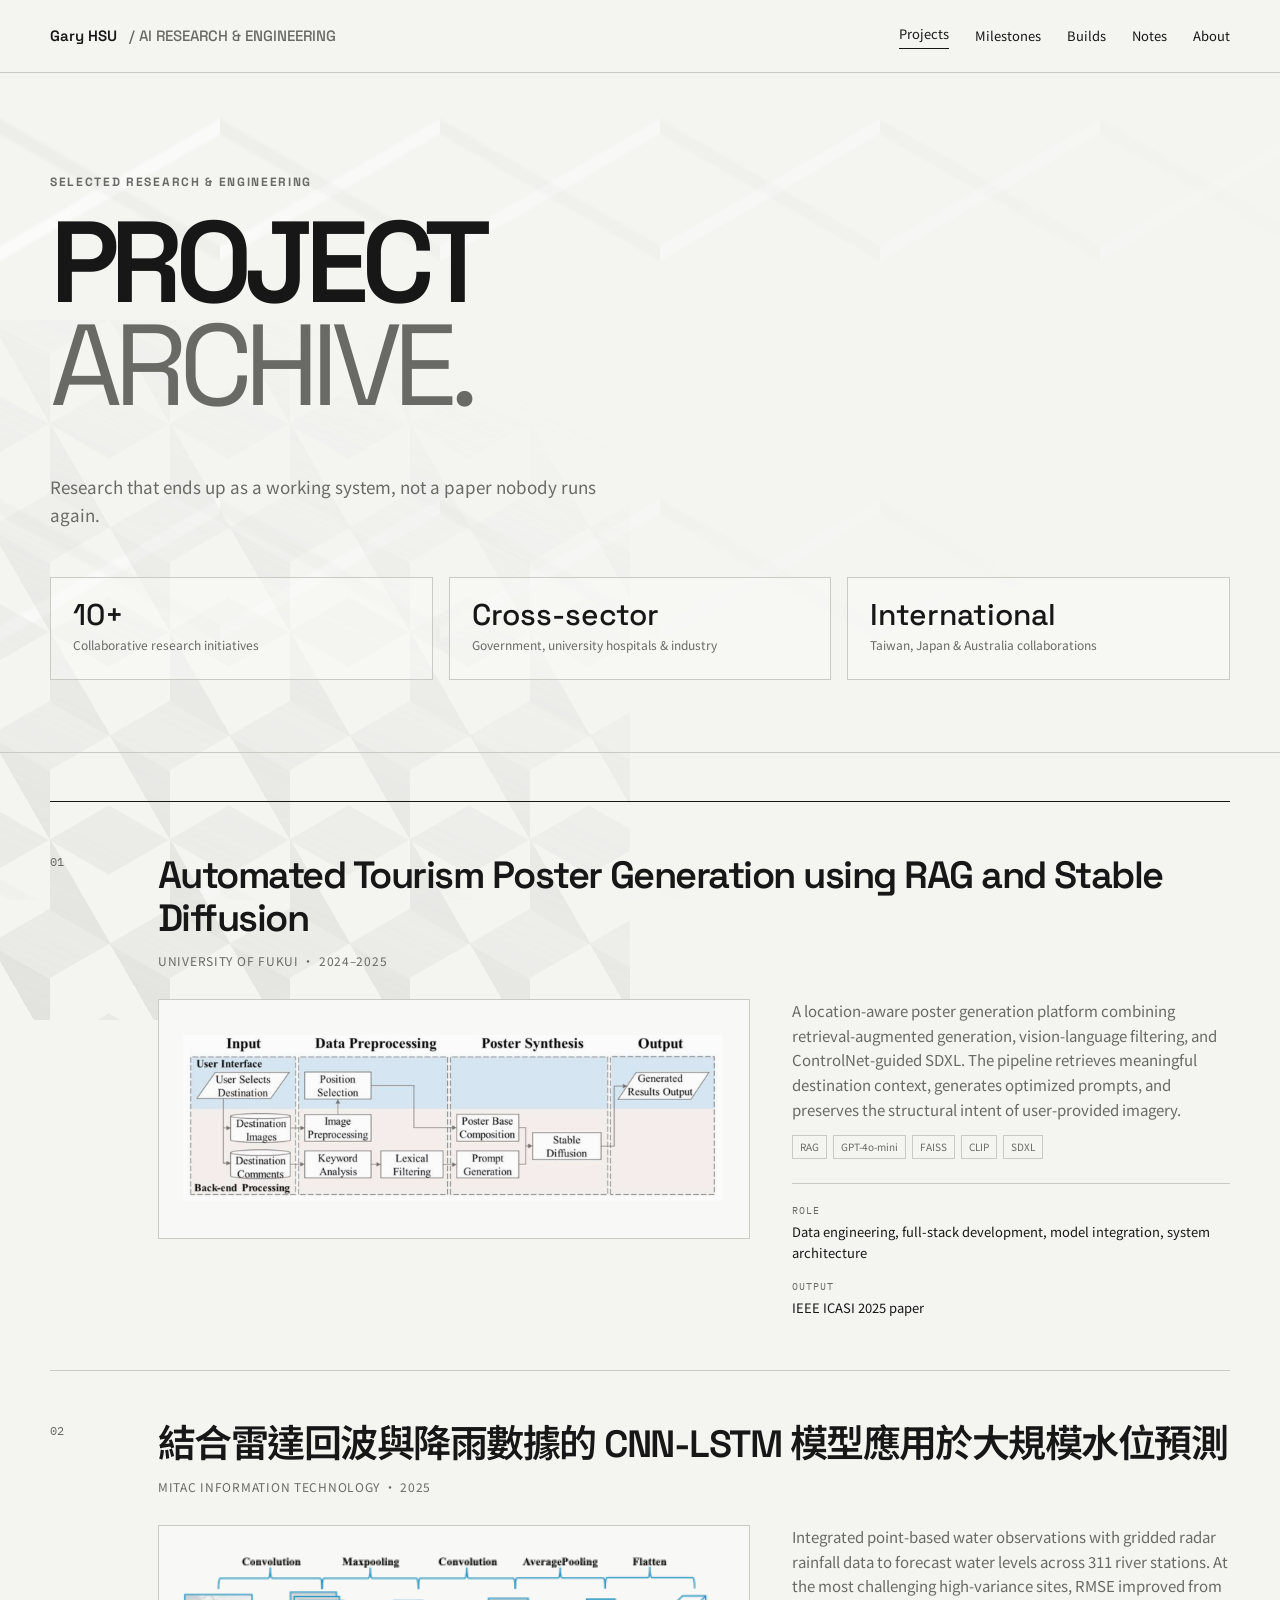
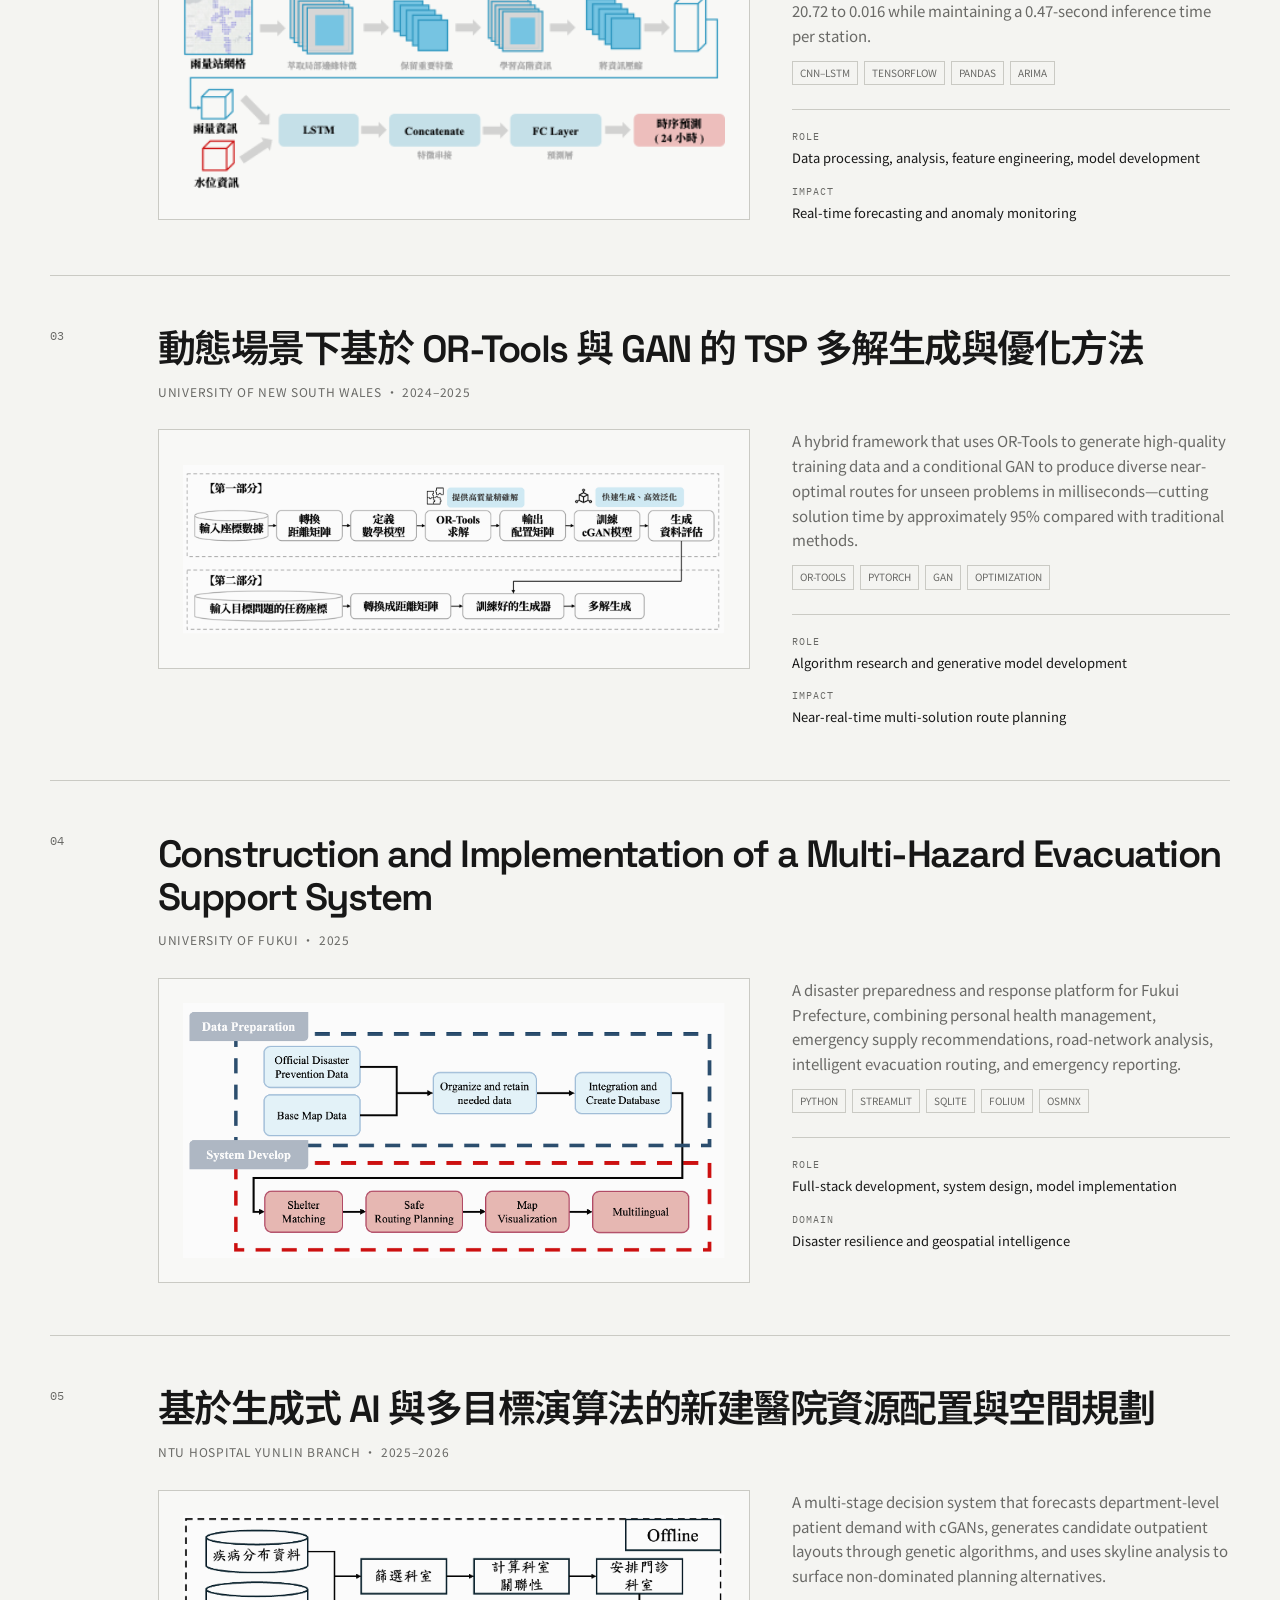
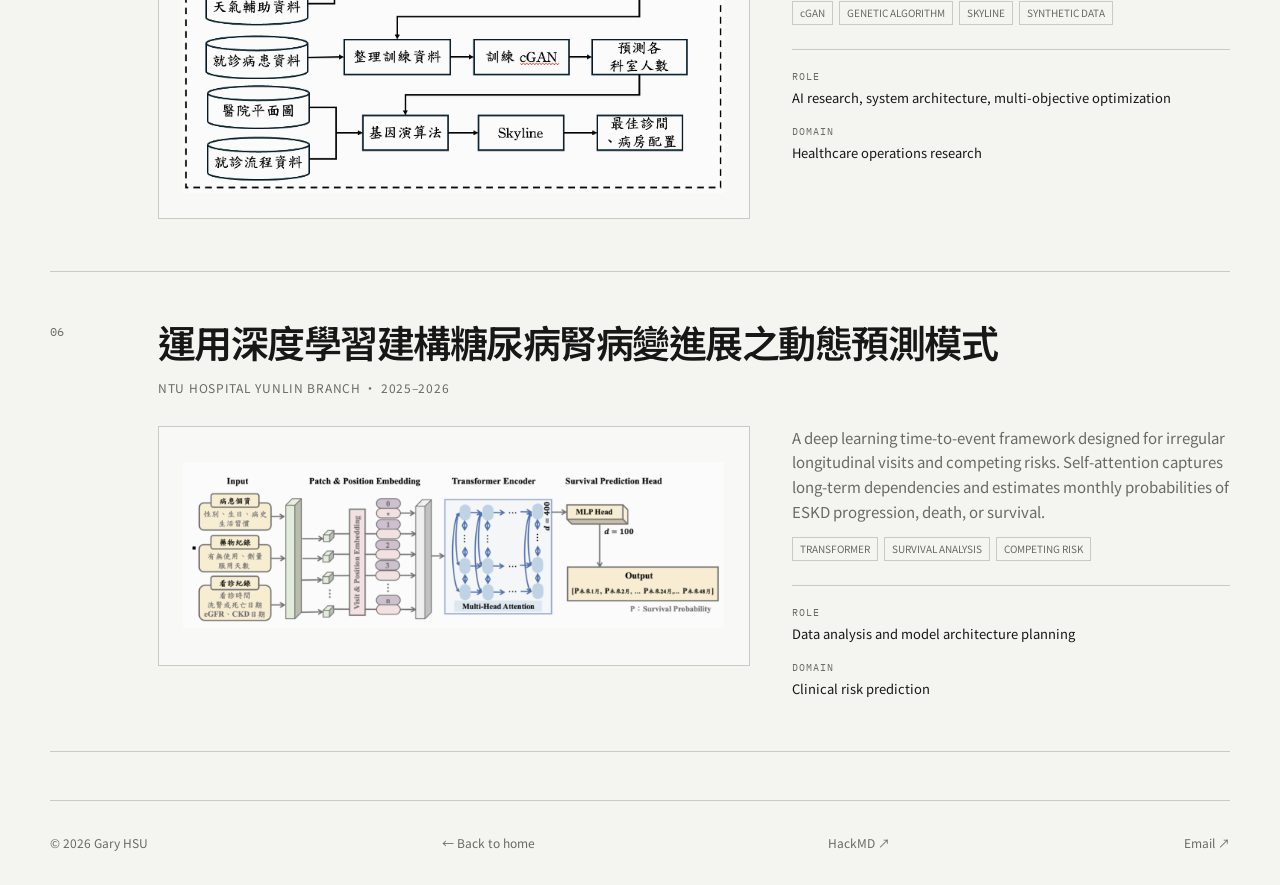
<file: projects.html>
<!doctype html>
<html lang="en">
<head>
  <meta charset="UTF-8"><meta name="viewport" content="width=device-width,initial-scale=1">
  <meta name="description" content="Selected AI and software engineering projects by Gary HSU">
  <title>Projects — Gary HSU</title>
  <link rel="preconnect" href="https://fonts.googleapis.com"><link rel="preconnect" href="https://fonts.gstatic.com" crossorigin>
  <link href="https://fonts.googleapis.com/css2?family=IBM+Plex+Mono:wght@400;500&amp;family=Noto+Sans+TC:wght@400;500;600&amp;family=Space+Grotesk:wght@400;500;600&amp;display=swap" rel="stylesheet">
  <link rel="stylesheet" href="inner.css"><link rel="stylesheet" href="typography.css"><link rel="stylesheet" href="content.css">
</head>
<body>
  <header><nav class="shell"><a class="brand" href="index.html">Gary HSU <span>/ AI RESEARCH &amp; ENGINEERING</span></a><div class="links"><a href="projects.html" aria-current="page">Projects</a><a href="milestones.html">Milestones</a><a href="builds.html">Builds</a><a href="notes.html">Notes</a><a class="optional" href="index.html#about">About</a></div></nav></header>
  <div class="page-head"><div class="shell"><p class="eyebrow">Selected research &amp; engineering</p><h1>PROJECT<span>ARCHIVE.</span></h1><div class="intro"><p>Research that ends up as a working system, not a paper nobody runs again.</p><div></div></div><div class="summary-grid"><div class="summary-card"><strong>10+</strong><span>Collaborative research initiatives</span></div><div class="summary-card"><strong>Cross-sector</strong><span>Government, university hospitals &amp; industry</span></div><div class="summary-card"><strong>International</strong><span>Taiwan, Japan &amp; Australia collaborations</span></div></div></div></div>
  <main><section><div class="shell">
    <article class="project-entry"><span class="num">01</span><div class="project-content"><h2>Automated Tourism Poster Generation using RAG and Stable Diffusion</h2><p class="partner">University of Fukui · 2024–2025</p><div class="project-layout"><figure class="project-figure"><img src="assets/projects/tourism-poster-pipeline.png" alt="Tourism poster generation system pipeline" loading="lazy"></figure><div class="project-copy"><p>A location-aware poster generation platform combining retrieval-augmented generation, vision-language filtering, and ControlNet-guided SDXL. The pipeline retrieves meaningful destination context, generates optimized prompts, and preserves the structural intent of user-provided imagery.</p><div class="tags"><span class="tag">RAG</span><span class="tag">GPT-4o-mini</span><span class="tag">FAISS</span><span class="tag">CLIP</span><span class="tag">SDXL</span></div><aside class="project-aside"><dl><dt>ROLE</dt><dd>Data engineering, full-stack development, model integration, system architecture</dd><dt>OUTPUT</dt><dd>IEEE ICASI 2025 paper</dd></dl></aside></div></div></div></article>
    <article class="project-entry"><span class="num">02</span><div class="project-content"><h2>結合雷達回波與降雨數據的 CNN-LSTM 模型應用於大規模水位預測</h2><p class="partner">Mitac Information Technology · 2025</p><div class="project-layout"><figure class="project-figure"><img src="assets/projects/water-level-cnn-lstm.png" alt="CNN-LSTM water-level forecasting architecture" loading="lazy"></figure><div class="project-copy"><p>Integrated point-based water observations with gridded radar rainfall data to forecast water levels across 311 river stations. At the most challenging high-variance sites, RMSE improved from 20.72 to 0.016 while maintaining a 0.47-second inference time per station.</p><div class="tags"><span class="tag">CNN–LSTM</span><span class="tag">TENSORFLOW</span><span class="tag">PANDAS</span><span class="tag">ARIMA</span></div><aside class="project-aside"><dl><dt>ROLE</dt><dd>Data processing, analysis, feature engineering, model development</dd><dt>IMPACT</dt><dd>Real-time forecasting and anomaly monitoring</dd></dl></aside></div></div></div></article>
    <article class="project-entry"><span class="num">03</span><div class="project-content"><h2>動態場景下基於 OR-Tools 與 GAN 的 TSP 多解生成與優化方法</h2><p class="partner">University of New South Wales · 2024–2025</p><div class="project-layout"><figure class="project-figure"><img src="assets/projects/tsp-or-tools-cgan.png" alt="OR-Tools and cGAN route optimization workflow" loading="lazy"></figure><div class="project-copy"><p>A hybrid framework that uses OR-Tools to generate high-quality training data and a conditional GAN to produce diverse near-optimal routes for unseen problems in milliseconds—cutting solution time by approximately 95% compared with traditional methods.</p><div class="tags"><span class="tag">OR-TOOLS</span><span class="tag">PYTORCH</span><span class="tag">GAN</span><span class="tag">OPTIMIZATION</span></div><aside class="project-aside"><dl><dt>ROLE</dt><dd>Algorithm research and generative model development</dd><dt>IMPACT</dt><dd>Near-real-time multi-solution route planning</dd></dl></aside></div></div></div></article>
    <article class="project-entry"><span class="num">04</span><div class="project-content"><h2>Construction and Implementation of a Multi-Hazard Evacuation Support System</h2><p class="partner">University of Fukui · 2025</p><div class="project-layout"><figure class="project-figure"><img src="assets/projects/evacuation-support-system.png" alt="Multi-hazard evacuation support system workflow" loading="lazy"></figure><div class="project-copy"><p>A disaster preparedness and response platform for Fukui Prefecture, combining personal health management, emergency supply recommendations, road-network analysis, intelligent evacuation routing, and emergency reporting.</p><div class="tags"><span class="tag">PYTHON</span><span class="tag">STREAMLIT</span><span class="tag">SQLITE</span><span class="tag">FOLIUM</span><span class="tag">OSMNX</span></div><aside class="project-aside"><dl><dt>ROLE</dt><dd>Full-stack development, system design, model implementation</dd><dt>DOMAIN</dt><dd>Disaster resilience and geospatial intelligence</dd></dl></aside></div></div></div></article>
    <article class="project-entry"><span class="num">05</span><div class="project-content"><h2>基於生成式 AI 與多目標演算法的新建醫院資源配置與空間規劃</h2><p class="partner">NTU Hospital Yunlin Branch · 2025–2026</p><div class="project-layout"><figure class="project-figure"><img src="assets/projects/hospital-space-planning.png" alt="Hospital resource and spatial planning workflow" loading="lazy"></figure><div class="project-copy"><p>A multi-stage decision system that forecasts department-level patient demand with cGANs, generates candidate outpatient layouts through genetic algorithms, and uses skyline analysis to surface non-dominated planning alternatives.</p><div class="tags"><span class="tag">cGAN</span><span class="tag">GENETIC ALGORITHM</span><span class="tag">SKYLINE</span><span class="tag">SYNTHETIC DATA</span></div><aside class="project-aside"><dl><dt>ROLE</dt><dd>AI research, system architecture, multi-objective optimization</dd><dt>DOMAIN</dt><dd>Healthcare operations research</dd></dl></aside></div></div></div></article>
    <article class="project-entry"><span class="num">06</span><div class="project-content"><h2>運用深度學習建構糖尿病腎病變進展之動態預測模式</h2><p class="partner">NTU Hospital Yunlin Branch · 2025–2026</p><div class="project-layout"><figure class="project-figure"><img src="assets/projects/kidney-disease-transformer.png" alt="Transformer architecture for kidney disease progression prediction" loading="lazy"></figure><div class="project-copy"><p>A deep learning time-to-event framework designed for irregular longitudinal visits and competing risks. Self-attention captures long-term dependencies and estimates monthly probabilities of ESKD progression, death, or survival.</p><div class="tags"><span class="tag">TRANSFORMER</span><span class="tag">SURVIVAL ANALYSIS</span><span class="tag">COMPETING RISK</span></div><aside class="project-aside"><dl><dt>ROLE</dt><dd>Data analysis and model architecture planning</dd><dt>DOMAIN</dt><dd>Clinical risk prediction</dd></dl></aside></div></div></div></article>
  </div></section></main>
  <footer class="shell"><span>© 2026 Gary HSU</span><a href="index.html">← Back to home</a><a href="https://hackmd.io/@4NvnI3uPRPug4EIEKcCtfw">HackMD ↗</a><a href="mailto:a8619537@gmail.com">Email ↗</a></footer>
</body></html>
</file>
<file: inner.css>
:root{--paper:#f4f4f1;--ink:#171717;--muted:#696966;--line:#cacac4;--panel:#e9e9e5;--white:#fafaf8;--max:1180px}*{box-sizing:border-box}html{scroll-behavior:smooth}body{margin:0;background:var(--paper);color:var(--ink);font-family:Inter,"Noto Sans TC","PingFang TC","Microsoft JhengHei",sans-serif;line-height:1.65}body:before{content:"";position:fixed;inset:0;z-index:-2;background:linear-gradient(30deg,transparent 48%,rgba(30,30,30,.035) 49%,rgba(30,30,30,.035) 51%,transparent 52%) 0 0/220px 380px,linear-gradient(150deg,transparent 48%,rgba(255,255,255,.7) 49%,rgba(255,255,255,.7) 51%,transparent 52%) 0 0/220px 380px;mask-image:linear-gradient(135deg,#000,transparent 78%)}body:after{content:"";position:fixed;z-index:-1;left:-70px;bottom:-120px;width:min(58vw,700px);aspect-ratio:1;opacity:.42;background:linear-gradient(30deg,#d8d8d4 12%,transparent 12.5%,transparent 87%,#d8d8d4 87.5%),linear-gradient(150deg,#d8d8d4 12%,transparent 12.5%,transparent 87%,#d8d8d4 87.5%),linear-gradient(30deg,#d8d8d4 12%,transparent 12.5%,transparent 87%,#d8d8d4 87.5%),linear-gradient(150deg,#d8d8d4 12%,transparent 12.5%,transparent 87%,#d8d8d4 87.5%),linear-gradient(60deg,#c8c8c4 25%,transparent 25.5%,transparent 75%,#c8c8c4 75%);background-position:0 0,0 0,60px 104px,60px 104px,0 0;background-size:120px 208px;mask-image:linear-gradient(25deg,#000,rgba(0,0,0,.4) 58%,transparent 88%)}a{color:inherit;text-decoration:none}.shell{width:min(calc(100% - 48px),var(--max));margin:auto}header{position:sticky;top:0;z-index:10;border-bottom:1px solid var(--line);background:rgba(244,244,241,.9);backdrop-filter:blur(14px)}nav{min-height:72px;display:flex;align-items:center;justify-content:space-between;gap:30px}.brand{font-size:15px;font-weight:800}.brand span{margin-left:8px;color:var(--muted);font-weight:500}.links{display:flex;align-items:center;gap:26px;font-size:13px}.links a[aria-current=page]{padding-bottom:4px;border-bottom:1px solid var(--ink)}.page-head{padding:100px 0 72px;border-bottom:1px solid var(--line)}.eyebrow{margin:0 0 18px;color:var(--muted);font-size:12px;font-weight:700;letter-spacing:.14em;text-transform:uppercase}h1{max-width:950px;margin:0;font-size:clamp(55px,9vw,120px);font-weight:600;letter-spacing:-.075em;line-height:.9}h1 span{display:block;color:var(--muted);font-weight:400}.intro{display:grid;grid-template-columns:1fr 1fr;gap:40px;margin-top:55px}.intro p{max-width:620px;margin:0;color:var(--muted);font-size:17px}.filters{display:flex;flex-wrap:wrap;gap:8px;align-self:end;justify-content:flex-end}.filter{padding:7px 12px;border:1px solid var(--line);background:transparent;color:var(--muted);font:inherit;font-size:12px;cursor:pointer}.filter.active{border-color:var(--ink);background:var(--ink);color:var(--white)}main section{padding:48px 0}.list{border-top:1px solid var(--ink)}.row{display:grid;grid-template-columns:70px 1.4fr 1fr 30px;gap:28px;align-items:start;padding:32px 0;border-bottom:1px solid var(--line);transition:padding .2s}.row:hover{padding-left:10px}.num,.meta{color:var(--muted);font:12px monospace}.row h2{margin:0 0 7px;font-size:clamp(22px,3vw,34px);letter-spacing:-.04em;line-height:1.1}.row p{margin:0;color:var(--muted);font-size:14px}.tags{display:flex;flex-wrap:wrap;gap:6px;margin-top:12px}.tag{padding:3px 7px;border:1px solid var(--line);font-size:10px;color:var(--muted)}.arrow{font-size:21px}.year{padding:70px 0 18px;border-bottom:1px solid var(--ink);font:600 clamp(34px,6vw,70px)/1 monospace;letter-spacing:-.06em}.milestone{display:grid;grid-template-columns:160px 1.1fr 1fr;gap:30px;padding:30px 0;border-bottom:1px solid var(--line)}.milestone time,.type{color:var(--muted);font:12px monospace}.milestone h2{margin:0 0 8px;font-size:24px;letter-spacing:-.03em}.milestone p{margin:0;color:var(--muted);font-size:14px}.badge{display:inline-block;margin-top:12px;padding:4px 8px;background:var(--ink);color:var(--white);font-size:10px;letter-spacing:.08em}footer{display:flex;justify-content:space-between;gap:20px;padding:32px 0;border-top:1px solid var(--line);color:var(--muted);font-size:12px}@media(max-width:760px){.shell{width:calc(100% - 32px)}nav{min-height:62px}.brand span,.links .optional{display:none}.links{gap:14px}.page-head{padding:70px 0 50px}.intro{grid-template-columns:1fr}.filters{justify-content:flex-start}.row{grid-template-columns:42px 1fr 20px}.row .meta{grid-column:2}.milestone{grid-template-columns:80px 1fr}.milestone p{grid-column:2}footer{flex-direction:column}}
</file>
<file: typography.css>
body { font-family: "Noto Sans TC", "PingFang TC", "Microsoft JhengHei", sans-serif; }
.brand, h1, .eyebrow { font-family: "Space Grotesk", "Noto Sans TC", sans-serif; }
.brand, .row h2, .milestone h2 { font-weight: 600; }
.row h2, .milestone h2 { font-family: "Space Grotesk", "Noto Sans TC", sans-serif; }
.num, .meta, .year, .milestone time, .type { font-family: "IBM Plex Mono", monospace; }
</file>
<file: content.css>
.summary-grid { display:grid; grid-template-columns:repeat(3,1fr); gap:16px; margin-top:48px; }
.summary-card { padding:22px; border:1px solid var(--line); background:rgba(250,250,248,.45); }
.summary-card strong { display:block; font:500 30px/1 "Space Grotesk",sans-serif; }
.summary-card span { color:var(--muted); font-size:12px; }
.category-filter { display:flex; flex-wrap:wrap; gap:8px; margin:0 0 16px; }
.category-filter button { display:inline-flex; align-items:center; gap:6px; padding:7px 12px; border:1px solid var(--line); background:transparent; color:var(--muted); font:12px "IBM Plex Mono",monospace; cursor:pointer; }
.category-filter button span { font-size:13px; }
.category-filter button.active { border-color:var(--ink); color:var(--ink); background:var(--panel); }
.category-filter + .search-head { margin-top:24px; }
.search-head { display:flex; align-items:center; justify-content:space-between; }
.search-head .section-label { margin:0; }
.view-toggle { display:flex; gap:4px; }
.view-toggle button { width:32px; height:32px; border:1px solid var(--line); background:transparent; color:var(--muted); font-size:15px; line-height:1; cursor:pointer; }
.view-toggle button.active { border-color:var(--ink); color:var(--ink); background:var(--panel); }
.search-box { margin:0 0 -8px; }
.search-box input { width:100%; padding:14px 16px; border:1px solid var(--line); border-radius:0; background:transparent; font:14px "Noto Sans TC",sans-serif; color:var(--ink); -webkit-appearance:none; appearance:none; }
.search-box input:focus { outline:none; border-color:var(--ink); }
.search-box input::placeholder { color:var(--muted); }
.search-hint { margin:14px 0 0; color:var(--muted); font-size:12px; }
.search-hint button { padding:0; border:none; background:none; font:inherit; color:var(--muted); cursor:pointer; }
.search-hint button:hover, .search-hint button.active { color:var(--ink); text-decoration:underline; }
body.grid-view .list { display:grid; grid-template-columns:repeat(auto-fill,minmax(260px,1fr)); gap:18px; border-top:none; }
body.grid-view .row { position:relative; display:flex; flex-direction:column; gap:8px; padding:20px; border:1px solid var(--line); }
body.grid-view .row:hover { padding-left:20px; border-color:var(--ink); }
body.grid-view .row .meta { display:none; }
body.grid-view .row .arrow { position:absolute; top:16px; right:16px; font-size:16px; }
body.grid-view .row h2 { font-size:18px; }
body.grid-view .row p { font-size:13px; }
@media(max-width:760px){ body.grid-view .list { grid-template-columns:1fr; } }
.project-entry { display:grid; grid-template-columns:80px 1fr; gap:28px; padding:52px 0; border-bottom:1px solid var(--line); }
.project-entry:first-child { border-top:1px solid var(--ink); }
.project-content h2 { margin:0 0 10px; font:600 clamp(25px,3vw,38px)/1.15 "Space Grotesk","Noto Sans TC",sans-serif; letter-spacing:-.04em; }
.project-content .partner { margin:0 0 28px; color:var(--muted); font-size:12px; letter-spacing:.06em; text-transform:uppercase; }
.project-layout { display:grid; grid-template-columns:minmax(0,1.15fr) minmax(280px,.85fr); gap:42px; align-items:start; }
.project-layout.no-figure { grid-template-columns:1fr; max-width:760px; }
.project-copy p { margin:0; color:var(--muted); font-size:15px; }
.project-figure { display:grid; place-items:center; min-height:240px; margin:0; padding:24px; border:1px solid var(--line); background:#f8f8f6; }
.project-figure img { display:block; width:100%; max-height:300px; object-fit:contain; filter:saturate(.76) contrast(.97); }
.project-link { display:inline-flex; margin-top:18px; padding-bottom:3px; border-bottom:1px solid var(--ink); color:var(--ink); font:500 12px "IBM Plex Mono",monospace; letter-spacing:.04em; }
.project-aside { margin-top:24px; padding-top:20px; border-top:1px solid var(--line); }
.project-aside dl { margin:0; }
.project-aside dt { margin-top:16px; color:var(--muted); font:10px "IBM Plex Mono",monospace; letter-spacing:.1em; }
.project-aside dt:first-child { margin-top:0; }
.project-aside dd { margin:4px 0 0; font-size:13px; }
.section-label { margin:80px 0 22px; font:500 13px "IBM Plex Mono",monospace; letter-spacing:.1em; }
.credential { display:grid; grid-template-columns:150px 1fr auto; gap:28px; align-items:center; padding:28px 0; border-bottom:1px solid var(--line); }
.credential:first-of-type { border-top:1px solid var(--ink); }
.credential h2 { margin:0; font-size:21px; }
.credential p { margin:4px 0 0; color:var(--muted); font-size:13px; }
.credential .mark { padding:5px 9px; border:1px solid var(--ink); font:10px "IBM Plex Mono",monospace; }
.thumb-row { display:flex; flex-wrap:wrap; justify-content:center; gap:12px; margin-top:18px; }
.milestone-thumb { display:block; width:min(380px,100%); aspect-ratio:4/3; overflow:hidden; border:1px solid var(--line); background:#e9e9e5; }
.milestone-thumb img { display:block; width:100%; height:100%; object-fit:cover; filter:saturate(.78) contrast(.98); transition:transform .25s ease,filter .25s ease; }
.milestone-thumb:hover img { transform:scale(1.035); filter:saturate(1) contrast(1); }
@media(max-width:760px){.summary-grid{grid-template-columns:1fr}.project-entry{grid-template-columns:1fr}.project-layout{grid-template-columns:1fr;gap:26px}.project-aside{padding-top:18px}.credential{grid-template-columns:1fr}.credential .mark{justify-self:start}}
</file>
